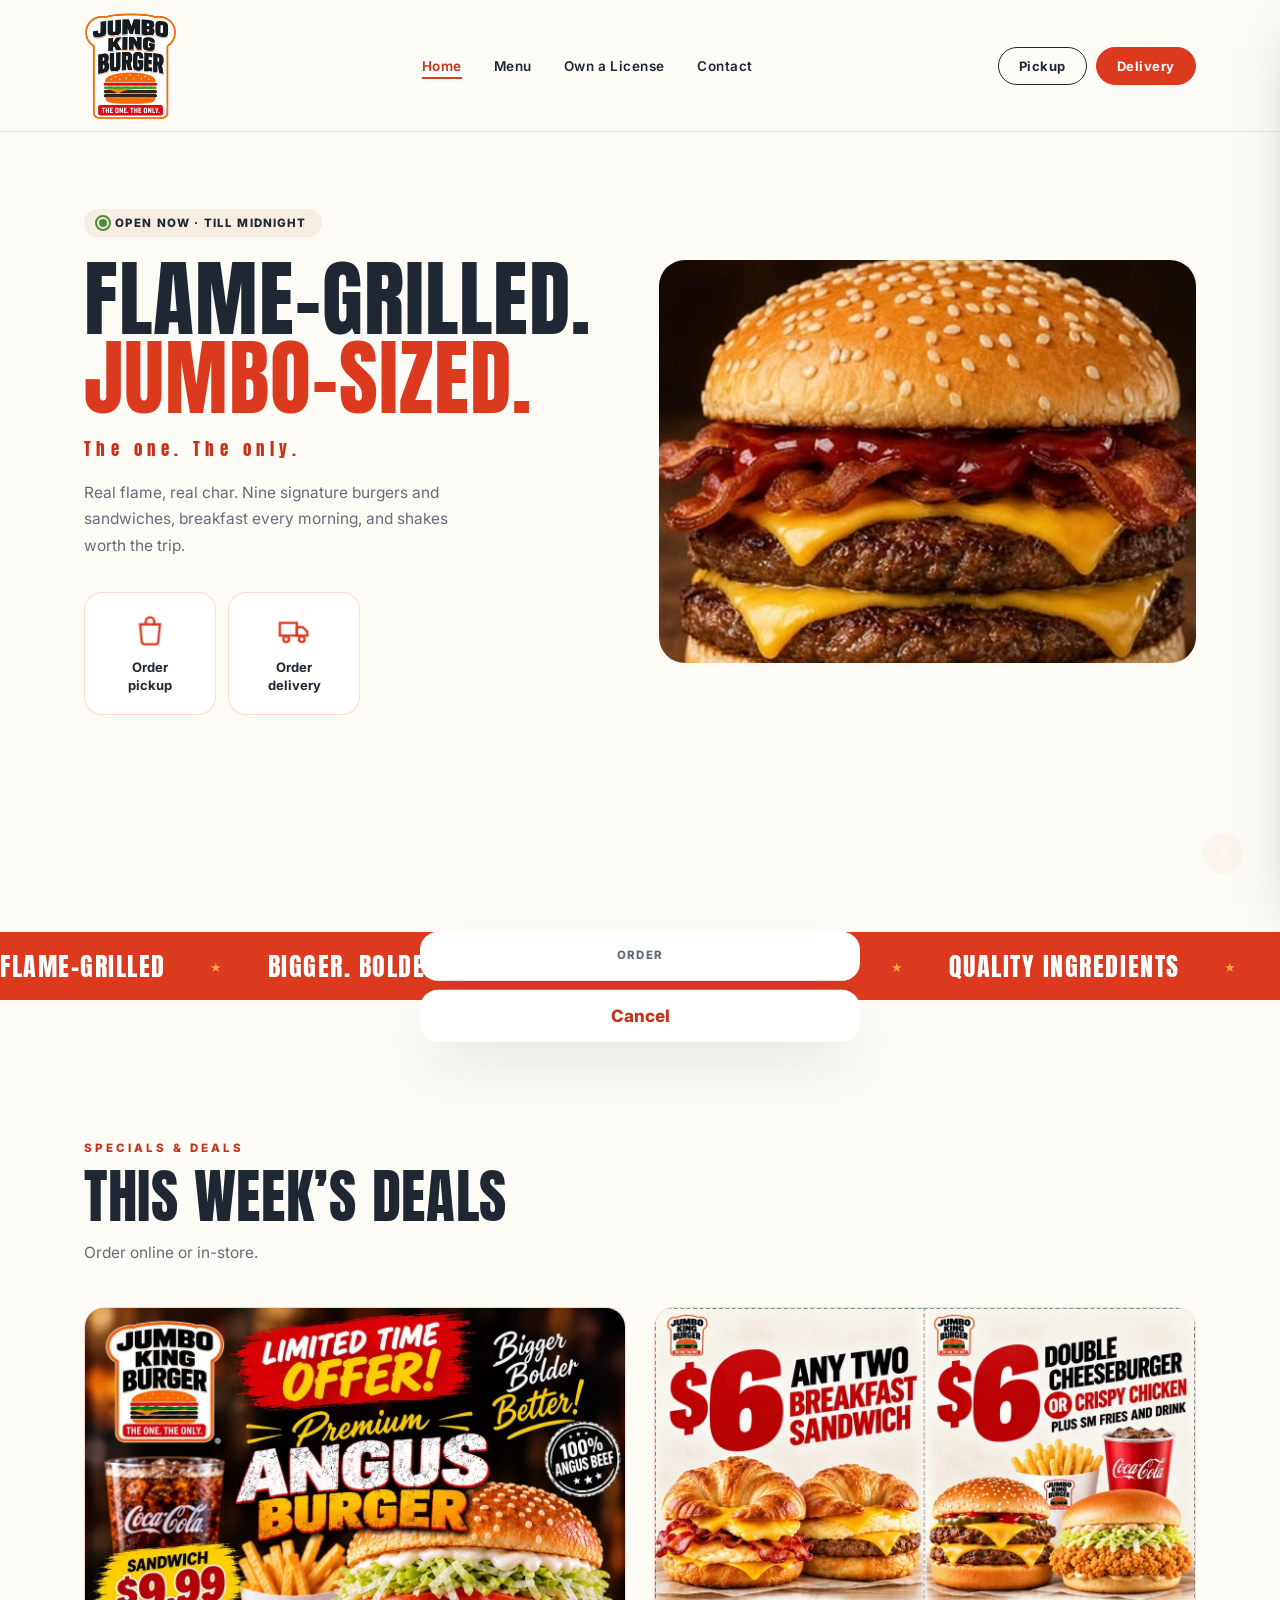
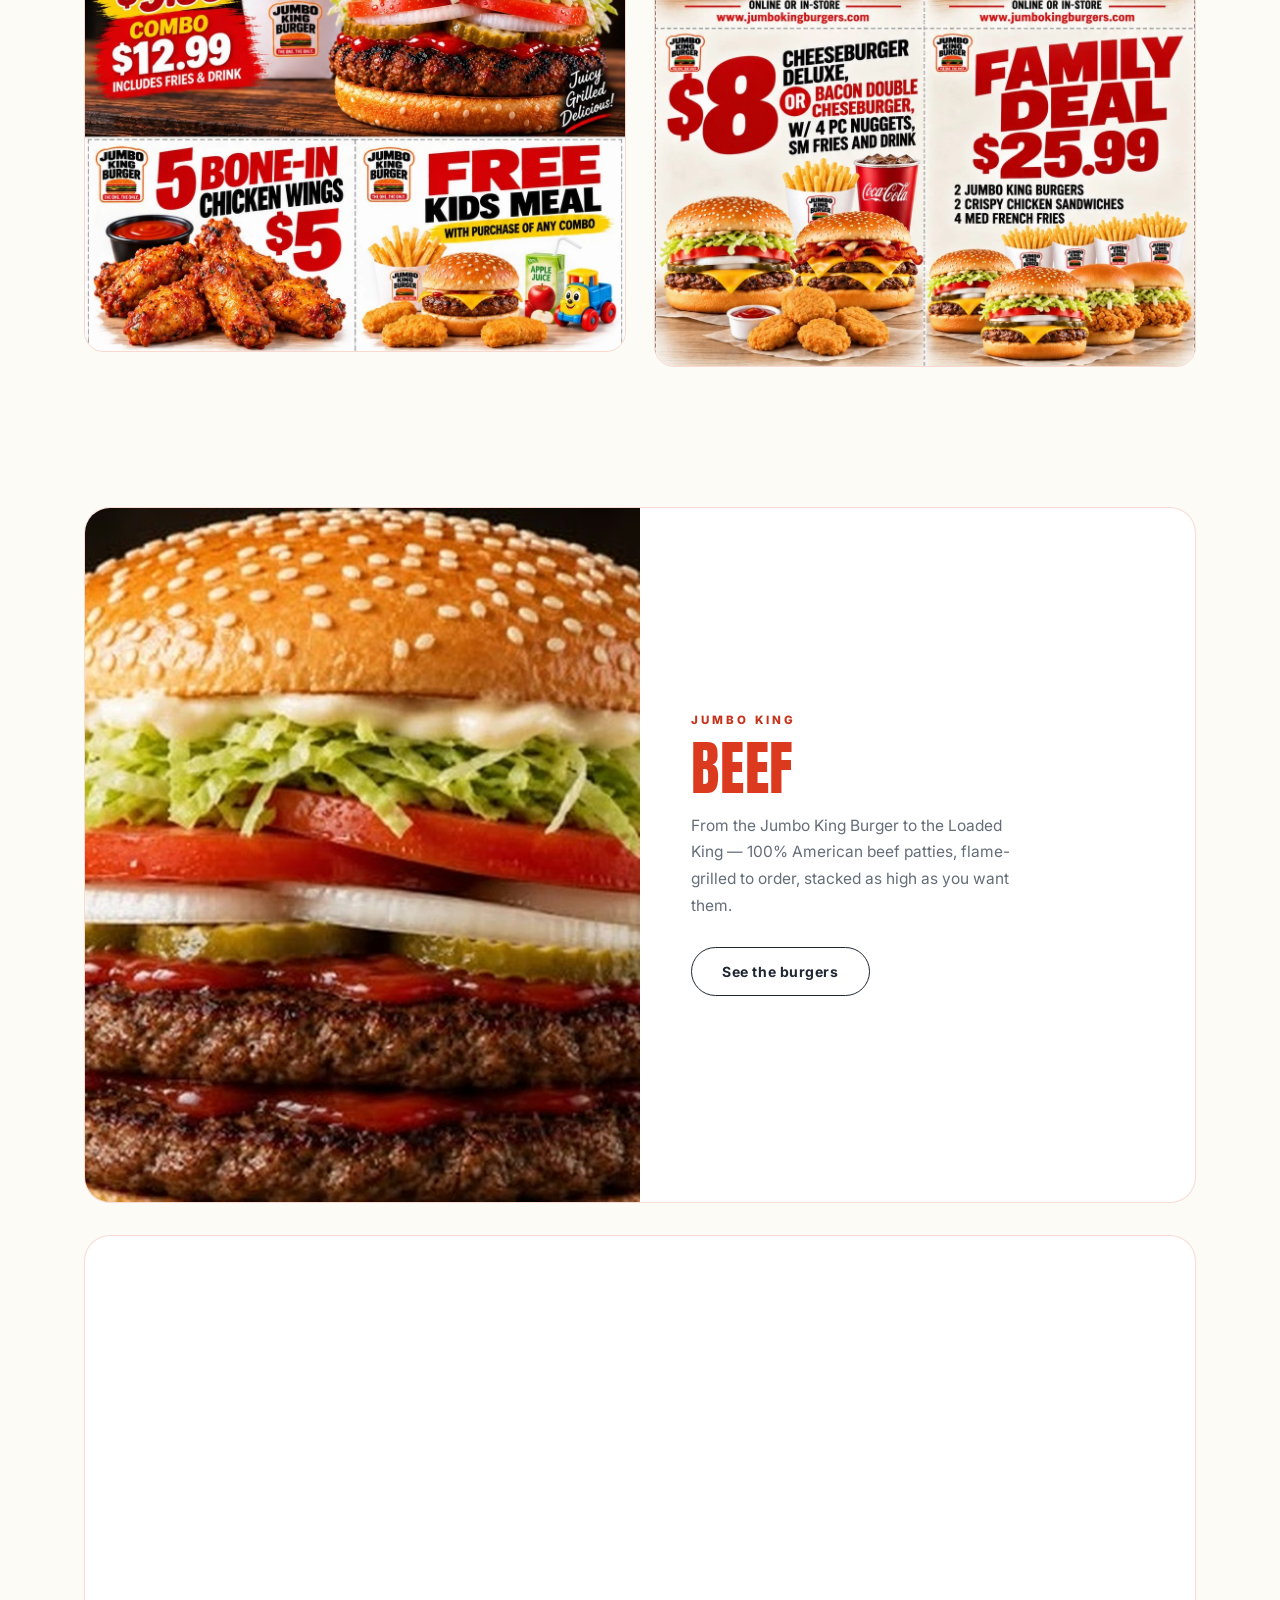
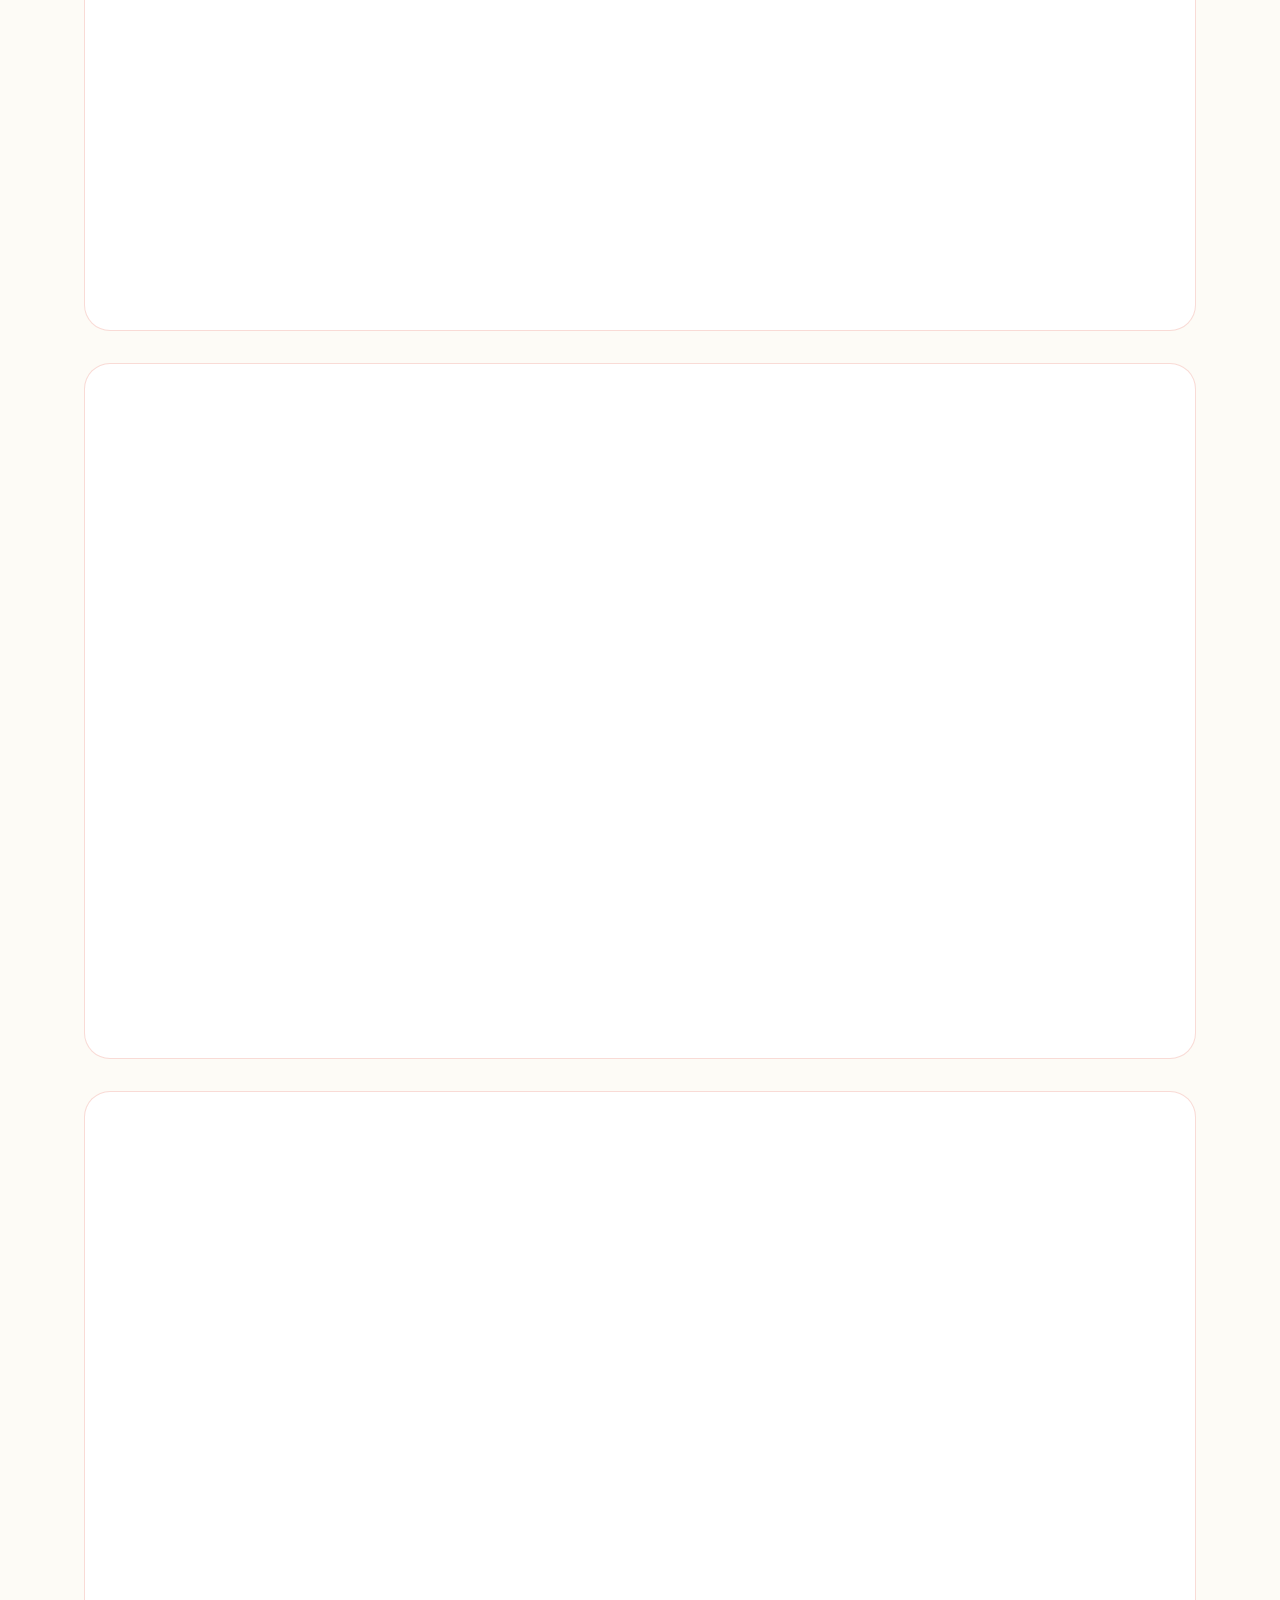
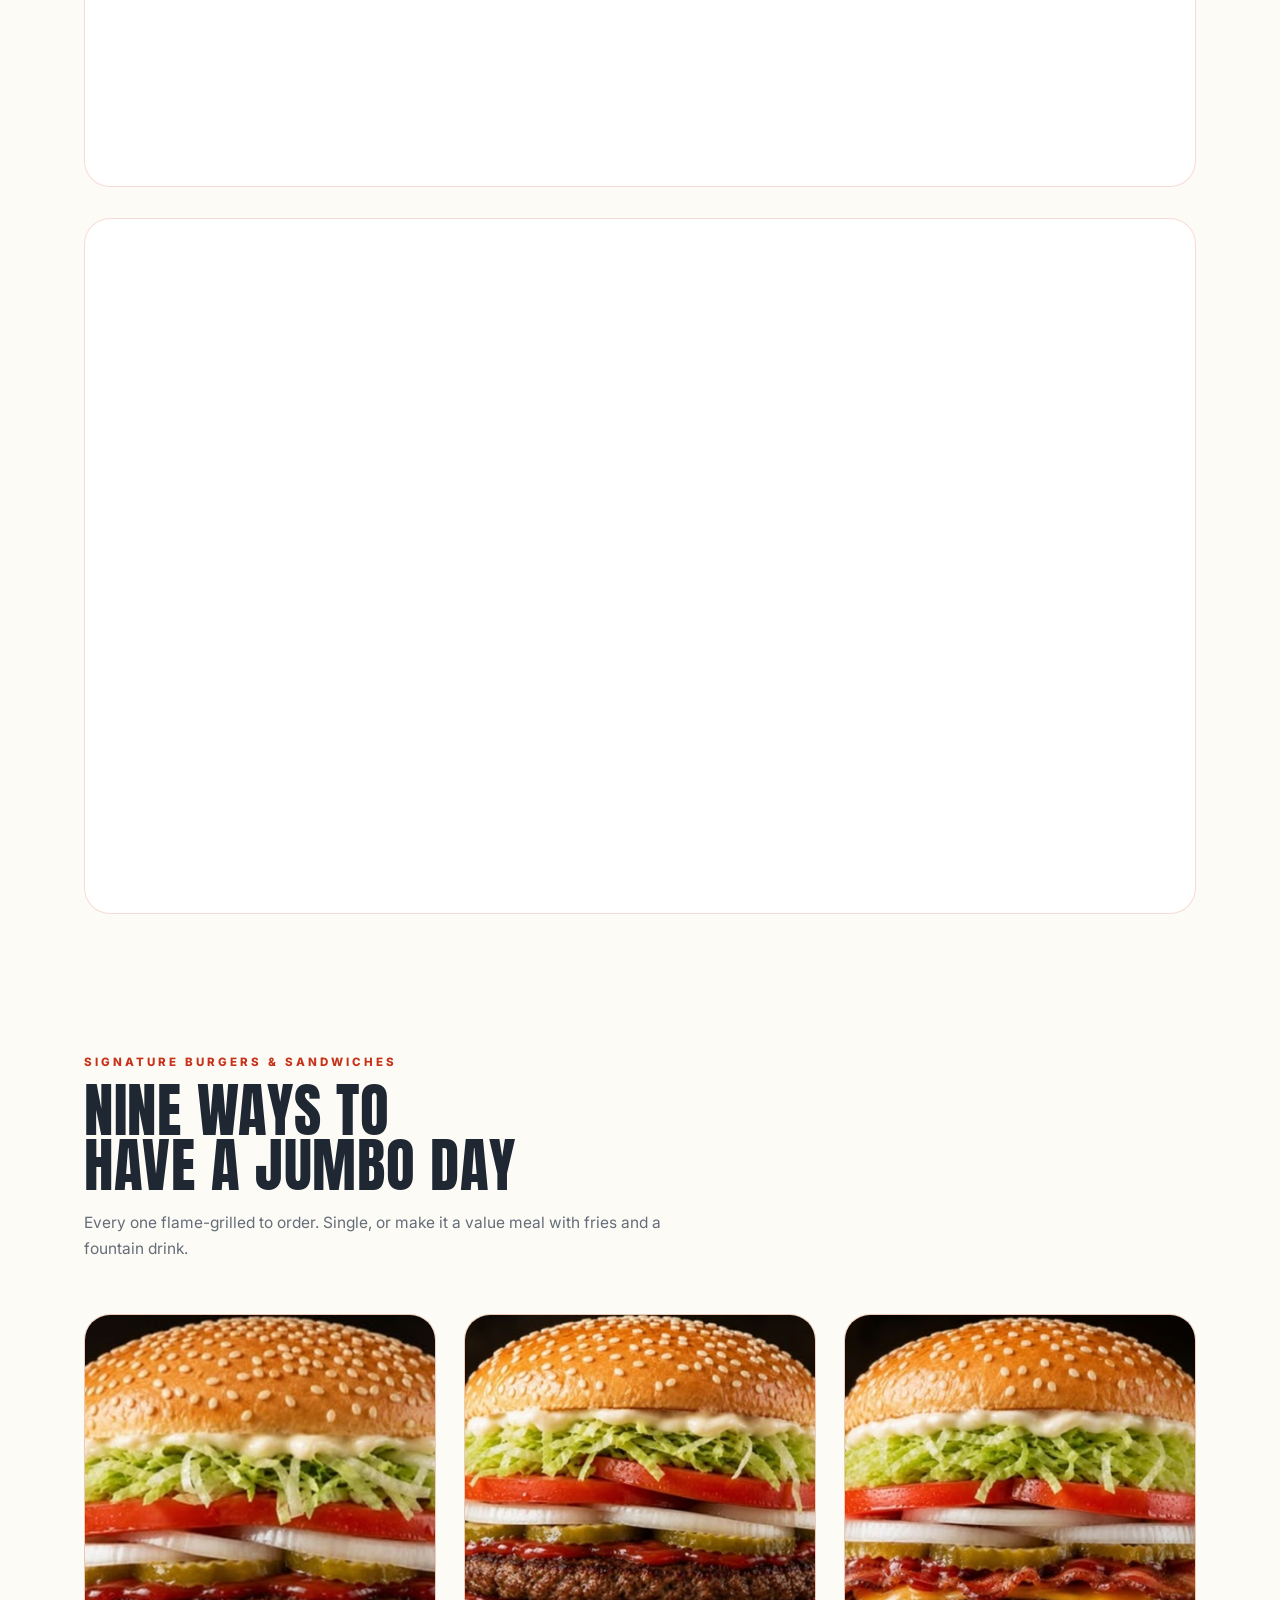
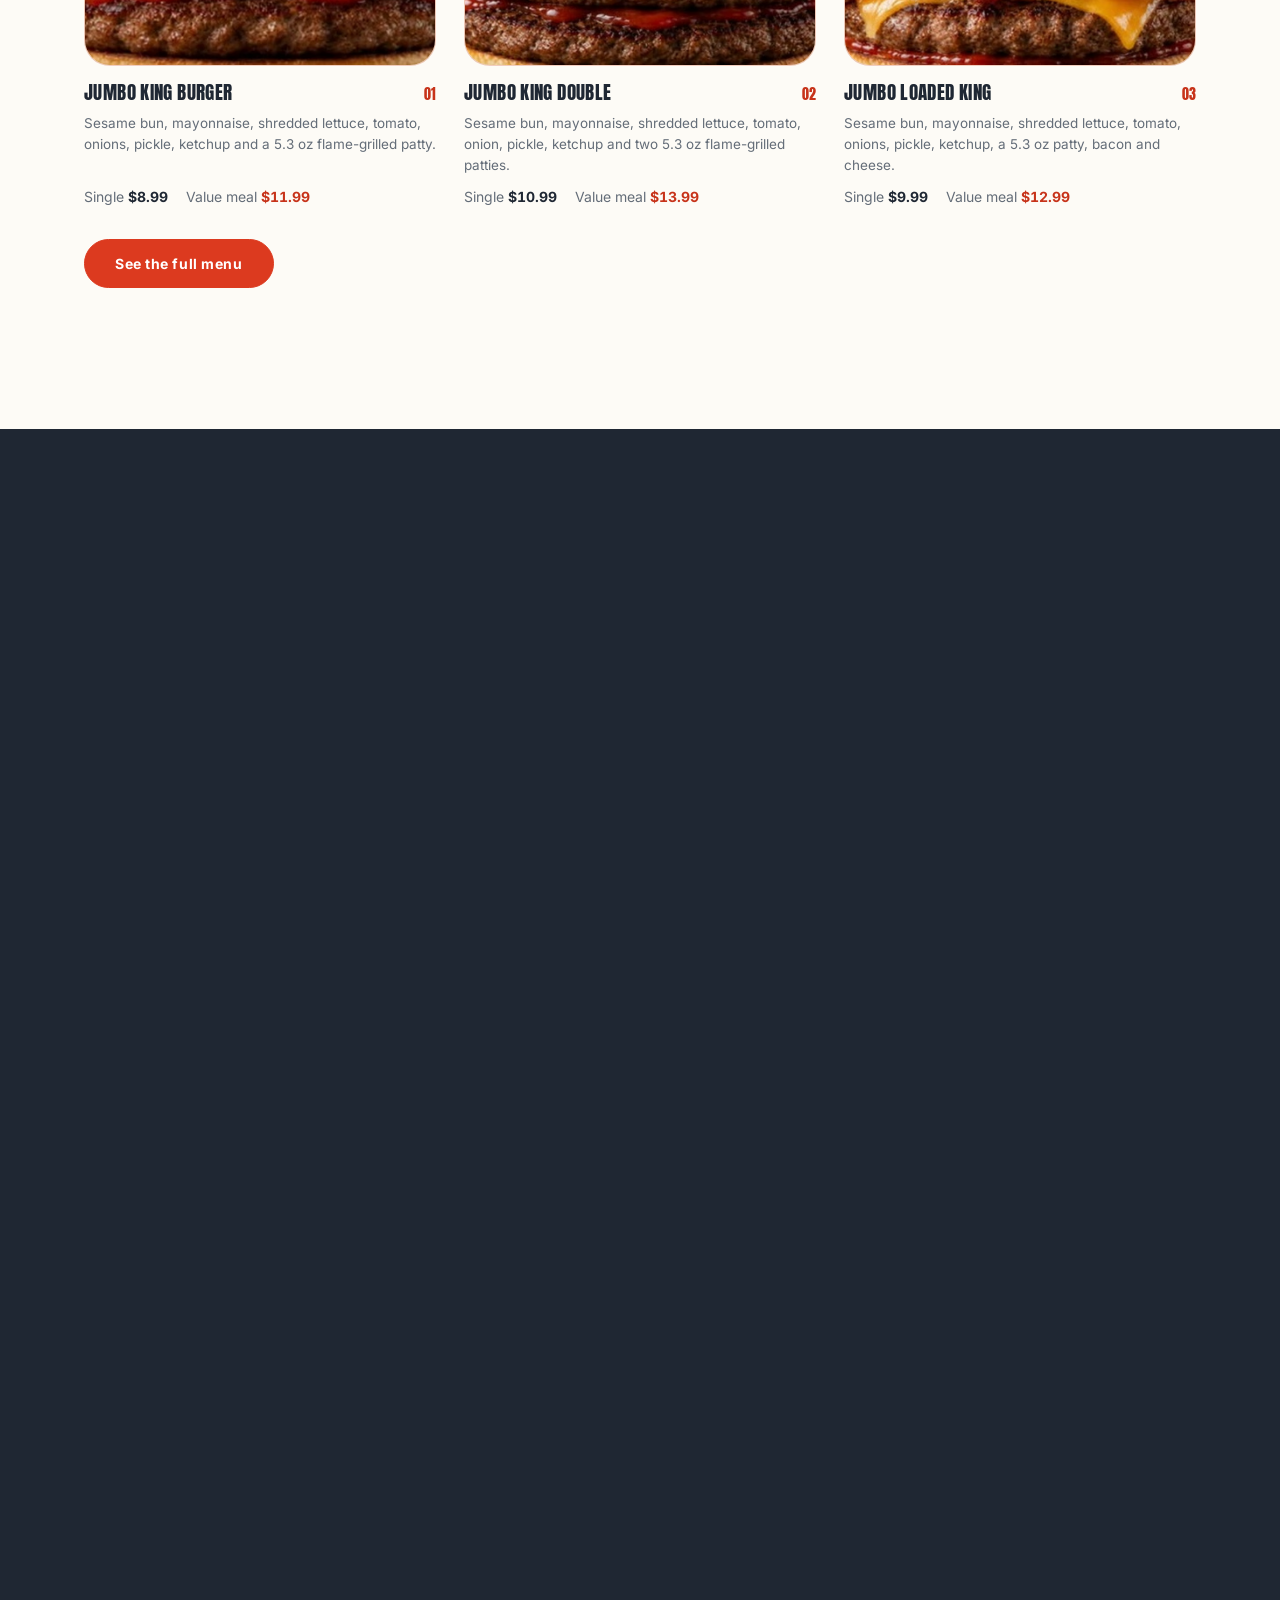
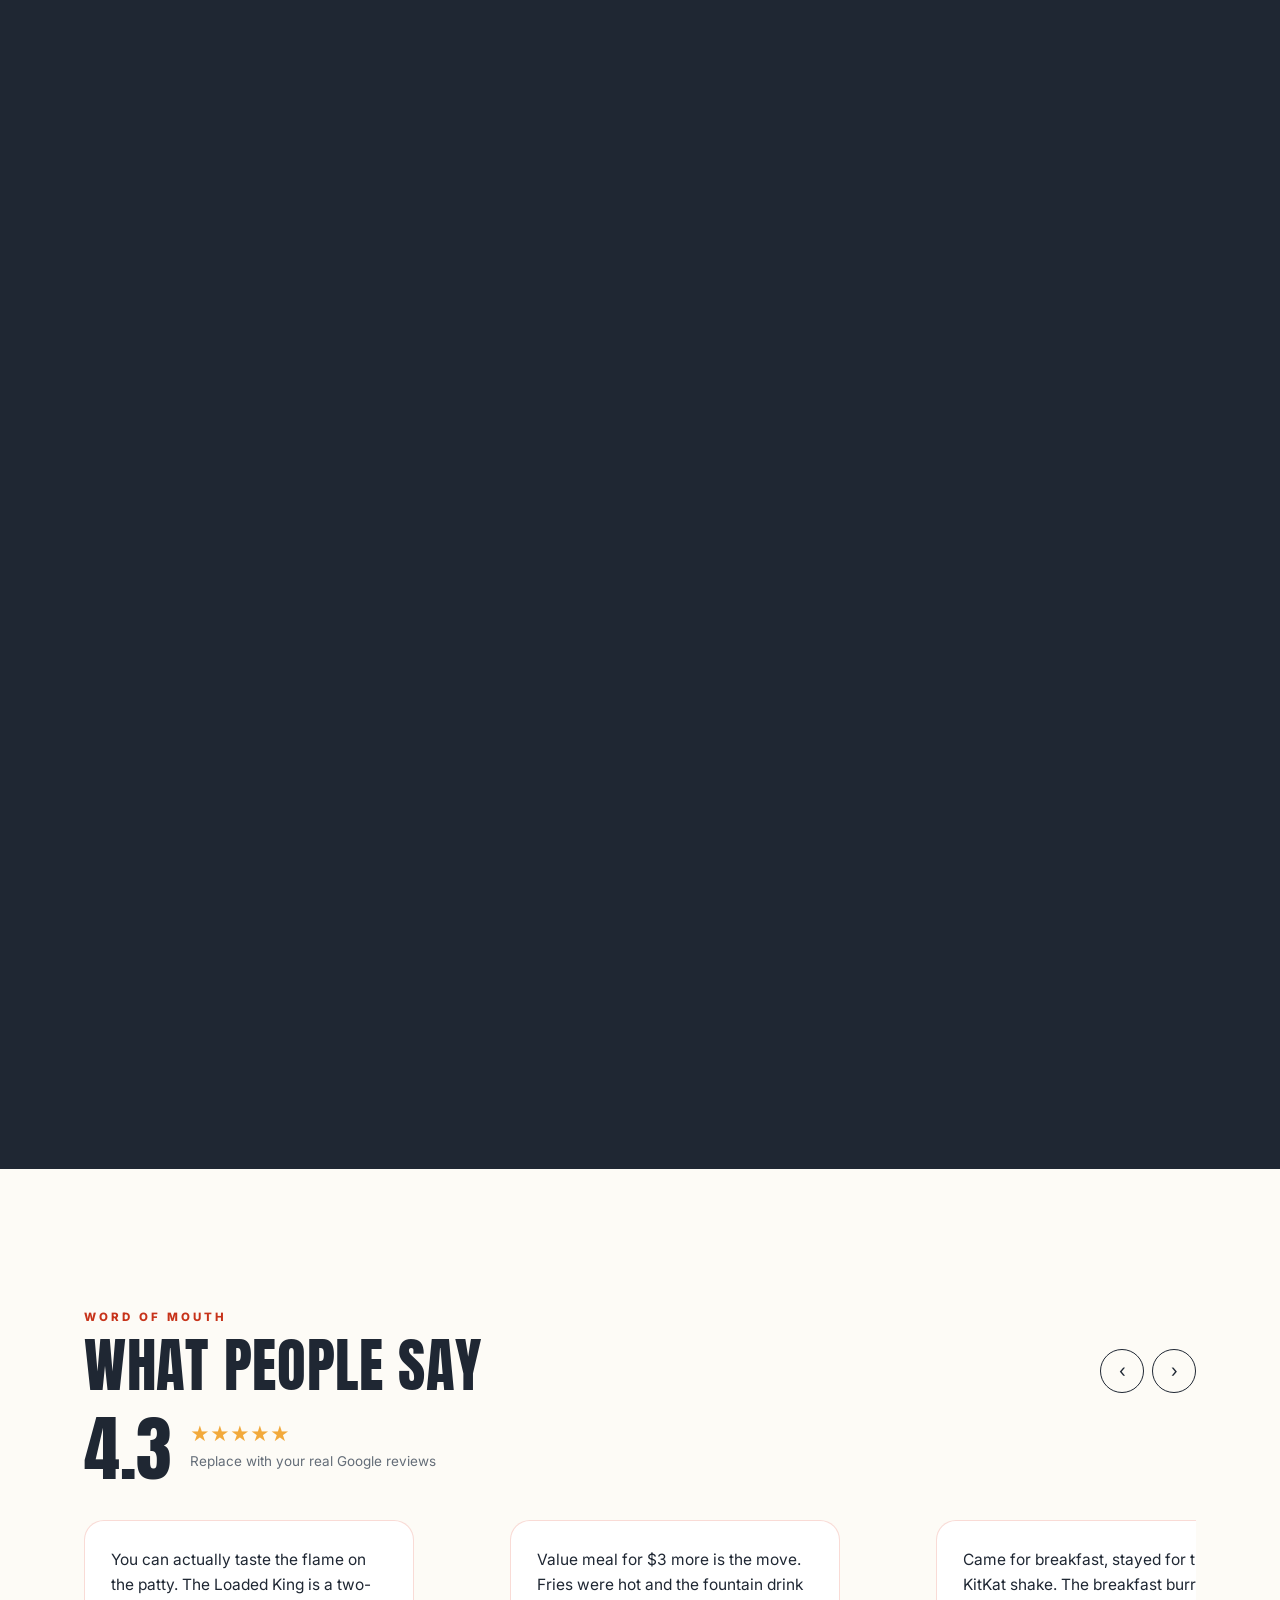
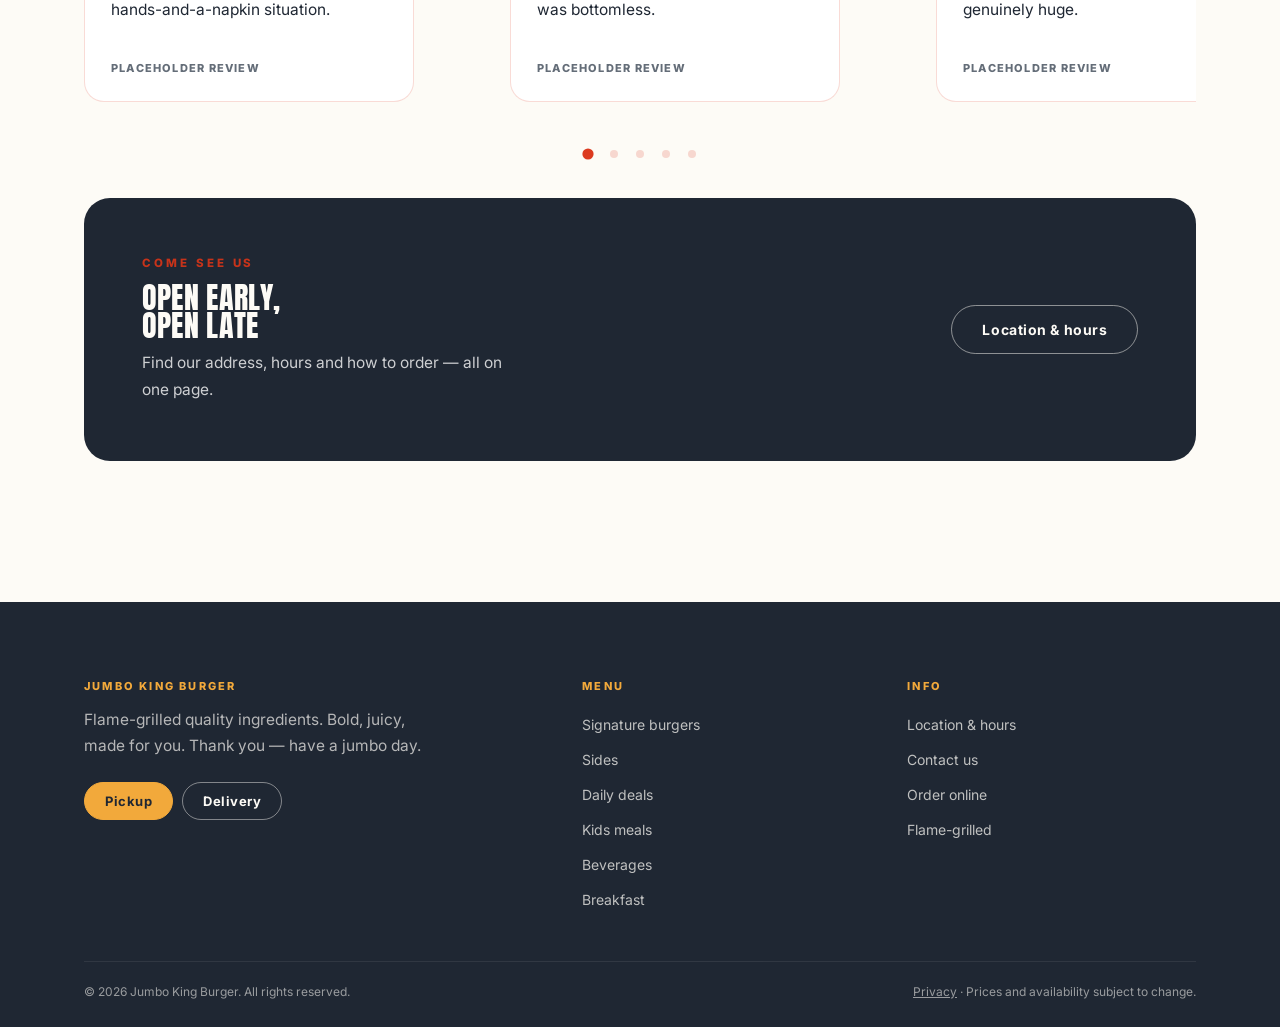
<file: index.html>
<!doctype html>
<html lang="en-US" dir="ltr">
<head>
<meta charset="utf-8">
<meta name="viewport" content="width=device-width,initial-scale=1">
<title>Jumbo King Burger — Flame-Grilled Burgers in Paterson, NJ</title>
<meta name="description" content="Flame-grilled burgers and crispy chicken in Paterson, NJ. Nine signature sandwiches, all-morning breakfast, daily deals from $2.59, pickup or delivery.">
<meta name="theme-color" content="#DC3A1F">
<link rel="preconnect" href="https://fonts.googleapis.com">
<link rel="preconnect" href="https://fonts.gstatic.com" crossorigin>
<link href="https://fonts.googleapis.com/css2?family=Anton&family=Inter:wght@400;500;600;700;800&display=swap" rel="stylesheet">
<link rel="stylesheet" href="/assets/style.css">
<!-- hero photo is injected by app.js from PHOTOS.hero (assets/data.js), so the
     browser's preload scanner can't discover it in raw HTML — this preload is
     hand-kept in sync with that path; if the hero photo changes, update both. -->
<link rel="preload" as="image" type="image/avif" href="/assets/img/hero.avif" fetchpriority="high">
<link rel="icon" type="image/png" href="/assets/favicon.png">
<script>document.documentElement.classList.add('js');try{if(sessionStorage.getItem('jkb-seen'))document.documentElement.classList.add('loaded-before')}catch(e){}</script>
<link rel="canonical" href="https://jumbokingburgers.com/">
<!-- Google Search Console ownership proof. Verification is revoked if this is
     removed, so it stays even after verifying. -->
<meta name="google-site-verification" content="kjcuNoXlI5lIKbRCAlExrA7mQrEk49RgWAD1q5nHloA">
<meta name="referrer" content="strict-origin-when-cross-origin">
<meta name="format-detection" content="telephone=yes">
<link rel="manifest" href="/manifest.webmanifest">
<link rel="apple-touch-icon" href="/assets/apple-touch-icon.png">
<meta property="og:type" content="website">
<meta property="og:site_name" content="Jumbo King Burger">
<meta property="og:locale" content="en_US">
<meta property="og:title" content="Jumbo King Burger — Flame-Grilled Burgers in Paterson, NJ">
<meta property="og:description" content="Flame-grilled burgers and crispy chicken in Paterson, NJ. Nine signature sandwiches, all-morning breakfast, daily deals from $2.59, pickup or delivery.">
<meta property="og:url" content="https://jumbokingburgers.com/">
<meta property="og:image" content="https://jumbokingburgers.com/assets/img/og-image.jpg">
<meta property="og:image:width" content="1200">
<meta property="og:image:height" content="630">
<meta property="og:image:alt" content="A flame-grilled Jumbo King Burger with fries and a drink">
<meta name="twitter:card" content="summary_large_image">
<meta name="twitter:title" content="Jumbo King Burger — Flame-Grilled Burgers in Paterson, NJ">
<meta name="twitter:description" content="Flame-grilled burgers and crispy chicken in Paterson, NJ. Nine signature sandwiches, all-morning breakfast, daily deals from $2.59, pickup or delivery.">
<meta name="twitter:image" content="https://jumbokingburgers.com/assets/img/og-image.jpg">
<!-- Sets the site name Google prints above search results. Deliberately static
     rather than injected by app.js like the other schema: the site-name system
     is more reliable reading markup present in the raw HTML. Keep the url in
     step with SITE.url in assets/data.js. -->
<script type="application/ld+json">
{"@context":"https://schema.org","@type":"WebSite","name":"Jumbo King Burger","alternateName":"Jumbo King","url":"https://jumbokingburgers.com/","publisher":{"@type":"Organization","name":"Jumbo King Burger","url":"https://jumbokingburgers.com/"}}
</script>
</head>
<body>
<a class="skip" href="#main">Skip to content</a>

<div id="loader" aria-hidden="true" inert>
  <div class="lbox">
    <div class="lstack">
      <svg class="lflame" viewBox="0 0 240 120" aria-hidden="true">
        <path class="fl-b" d="M120 120c-20-33 9-50 17-77 5 16 13 21 19 34 7-21 3-38-7-55 30 18 53 50 48 82-3 19-17 24-34 24z" fill="#DC3A1F"/>
        <path class="fl-a" d="M52 120c-10-24 6-35 13-51 3 10 7 13 11 21 5-15 2-27-4-40 20 12 34 33 31 53-2 14-11 17-21 17z" fill="#DC3A1F" opacity=".75"/>
        <path class="fl-c" d="M188 120c-10-24 6-35 13-51 3 10 7 13 11 21 5-15 2-27-4-40 20 12 34 33 31 53-2 14-11 17-21 17z" fill="#F2A93B" opacity=".7"/>
      </svg>
      <svg class="llogo" viewBox="0 0 300 372" aria-hidden="true">
        <g id="badge">
          <path d="M40 70c0-24 18-40 42-40 9-13 27-20 45-14 12-12 33-12 45 0 18-6 36 0 45 14 24 0 42 16 42 40 0 15-8 26-18 32v182c0 12-9 21-21 21H79c-12 0-21-9-21-21V102c-11-6-18-17-18-32z"
                transform="translate(9 9)" fill="#7A3D0E" opacity=".55"/>
          <path id="badge-outline" d="M40 70c0-24 18-40 42-40 9-13 27-20 45-14 12-12 33-12 45 0 18-6 36 0 45 14 24 0 42 16 42 40 0 15-8 26-18 32v182c0 12-9 21-21 21H79c-12 0-21-9-21-21V102c-11-6-18-17-18-32z"
                fill="#FFFFFF" stroke="#F2660D" stroke-width="9" stroke-linejoin="round"/>
        </g>
        <g id="wordmark" font-family="Anton, Impact, 'Arial Narrow Bold', sans-serif" text-anchor="middle">
          <g fill="#F2660D">
            <text x="153" y="105" font-size="49">JUMBO</text>
            <text x="153" y="152" font-size="45">KING</text>
            <text x="153" y="203" font-size="52">BURGER</text>
          </g>
          <g fill="#101010">
            <text x="150" y="102" font-size="49">JUMBO</text>
            <text x="150" y="149" font-size="45">KING</text>
            <text x="150" y="200" font-size="52">BURGER</text>
          </g>
        </g>
        <g id="burger">
          <path d="M78 246c0-21 32-36 72-36s72 15 72 36z" fill="#F2A93B"/>
          <g fill="#FFF3D6">
            <circle cx="112" cy="232" r="3.4"/><circle cx="134" cy="223" r="3.4"/>
            <circle cx="158" cy="221" r="3.4"/><circle cx="182" cy="228" r="3.4"/>
            <circle cx="124" cy="243" r="3"/><circle cx="196" cy="240" r="3"/><circle cx="150" cy="238" r="3"/>
          </g>
          <rect x="76" y="250" width="148" height="11" rx="5.5" fill="#DA1E28"/>
          <rect x="78" y="264" width="144" height="11" rx="5.5" fill="#4CAF3E"/>
          <path d="M92 278h116l-42 22c-9 5-20 5-29 0z" fill="#F2A93B"/>
          <rect x="76" y="277" width="148" height="13" rx="6.5" fill="#4A2E1D"/>
          <rect x="76" y="294" width="148" height="13" rx="6.5" fill="#4A2E1D"/>
          <path d="M82 311h136c0 12-24 19-68 19s-68-7-68-19z" fill="#F2A93B"/>
        </g>
        <g id="banner">
          <rect x="66" y="336" width="168" height="30" rx="8" fill="#DA1E28"/>
          <text x="150" y="357" font-family="Anton, Impact, sans-serif" font-size="18"
                fill="#FFFFFF" text-anchor="middle" letter-spacing=".5">THE ONE. THE ONLY.</text>
        </g>
      </svg>
    </div>
    <div class="lbar"><i></i></div>
  </div>
</div>

<div id="progress"></div>

<header>
  <div class="head-in">
    <a class="brand" href="/" aria-label="Jumbo King Burger home">
      <img class="logo-full" src="/assets/img/logo-full.png" alt="Jumbo King Burger — The one. The only." width="700" height="816">
    </a>
    <nav aria-label="Main">
      <a href="/" class="active" aria-current="page">Home</a>
      <a href="/menu">Menu</a>
      <a href="/franchise">Own a License</a>
      <a href="/contact">Contact</a>
    </nav>
    <div class="head-cta">
      <button class="btn btn-ghost btn-sm" data-order="pickup">Pickup</button>
      <button class="btn btn-primary btn-sm" data-order="delivery">Delivery</button>
    </div>
    <button class="burger-btn" id="navToggle" aria-label="Open menu" aria-expanded="false"><i></i><i></i><i></i></button>
  </div>
</header>

<div class="orderbar">
  <button data-order="pickup"><svg viewBox="0 0 24 24" fill="none" stroke="currentColor" stroke-width="2" aria-hidden="true"><path d="M6 8h12l-1 12H7L6 8z"/><path d="M9 8V6a3 3 0 0 1 6 0v2"/></svg>Pickup</button>
  <button data-order="delivery"><svg viewBox="0 0 24 24" fill="none" stroke="currentColor" stroke-width="2" aria-hidden="true"><path d="M3 7h11v9H3z"/><path d="M14 10h4l3 3v3h-7z"/><circle cx="7" cy="18" r="2"/><circle cx="17" cy="18" r="2"/></svg>Delivery</button>
</div>

<nav class="drawer" id="drawer" aria-label="Mobile">
  <div class="drawer-top">
    <span class="drawer-mark" aria-hidden="true">
      <img src="/assets/img/logo-full.png" alt="" width="700" height="816">
    </span>
    <button class="drawer-close" id="drawerClose" aria-label="Close menu">
      <svg viewBox="0 0 24 24" fill="none" stroke="currentColor" stroke-width="2" stroke-linecap="round" aria-hidden="true"><path d="M6 6l12 12M18 6L6 18"/></svg>
    </button>
  </div>

  <ul class="drawer-nav">
    <li><a href="/" class="on" aria-current="page">Home<svg viewBox="0 0 24 24" fill="none" stroke="currentColor" stroke-width="1.8" aria-hidden="true"><path d="M9 6l6 6-6 6"/></svg></a></li>
    <li><a href="/menu">Menu<svg viewBox="0 0 24 24" fill="none" stroke="currentColor" stroke-width="1.8" aria-hidden="true"><path d="M9 6l6 6-6 6"/></svg></a></li>
    <li><a href="/franchise">Own a License<svg viewBox="0 0 24 24" fill="none" stroke="currentColor" stroke-width="1.8" aria-hidden="true"><path d="M9 6l6 6-6 6"/></svg></a></li>
    <li><a href="/contact">Contact<svg viewBox="0 0 24 24" fill="none" stroke="currentColor" stroke-width="1.8" aria-hidden="true"><path d="M9 6l6 6-6 6"/></svg></a></li>
  </ul>

  <p class="drawer-label">Jump to</p>
  <ul class="drawer-sub">
    <li><a href="/menu#signature">Signature burgers</a></li>
    <li><a href="/menu#deals">Daily deals</a></li>
    <li><a href="/menu#breakfast">Breakfast</a></li>
    <li><a href="/contact#delivery">Order online</a></li>
    <li><a href="/contact#enquiry">Contact us</a></li>
  </ul>

  <div class="drawer-foot">
    <button class="btn btn-primary" data-order="delivery">Order delivery</button>
    <button class="btn btn-ghost" data-order="pickup">Order pickup</button>
  </div>
</nav>
<div class="scrim" id="scrim"></div>

<main id="main">

  <!-- ═══════════ hero ═══════════ -->
  <section class="hero wrap">
    <div>
      <div class="status" id="status" role="status" aria-live="polite"><span class="dot"></span><span id="statusText">Checking hours…</span></div>
      <h1>Flame-grilled.<br><em>Jumbo-sized.</em></h1>
      <div class="tagline">The one. The only.</div>
      <p>Real flame, real char. Nine signature burgers and sandwiches, breakfast every morning, and shakes worth the trip.</p>
      <div class="pick">
        <a href="#" data-order="pickup">
          <svg viewBox="0 0 24 24" fill="none" stroke="currentColor" stroke-width="1.6" aria-hidden="true"><path d="M5 8h14l-1.2 12.2A2 2 0 0 1 15.8 22H8.2a2 2 0 0 1-2-1.8L5 8z"/><path d="M9 8V6a3 3 0 0 1 6 0v2"/></svg>
          <b>Order<br>pickup</b>
        </a>
        <a href="#" data-order="delivery">
          <svg viewBox="0 0 24 24" fill="none" stroke="currentColor" stroke-width="1.6" aria-hidden="true"><path d="M2 7h12v9H2z"/><path d="M14 10h4.2l3.3 3.4V16H14z"/><circle cx="6.5" cy="18.5" r="2"/><circle cx="17.5" cy="18.5" r="2"/></svg>
          <b>Order<br>delivery</b>
        </a>
      </div>
    </div>
    <div class="ph r43"><span class="tag">4:3 · hero.jpg</span></div>
  </section>

  <div class="marquee" aria-hidden="true">
    <div class="mtrack"><span>Flame-grilled</span><span>Bigger. Bolder. Better.</span><span>Have a jumbo day</span><span>Quality ingredients</span></div>
    <div class="mtrack"><span>Flame-grilled</span><span>Bigger. Bolder. Better.</span><span>Have a jumbo day</span><span>Quality ingredients</span></div>
  </div>

  <!-- ═══════════ specials ═══════════ -->
  <section class="wrap" id="specials">
    <div class="sec-head reveal">
      <span class="kicker">Specials &amp; deals</span>
      <h2>This week&rsquo;s deals</h2>
      <p>Order online or in-store.</p>
    </div>
    <div class="flyers">
      <picture><source srcset="/assets/img/specials/flyer-1.webp" type="image/webp"><img src="/assets/img/specials/flyer-1.jpg" width="1102" height="1312" loading="lazy" decoding="async" alt="Jumbo King specials: new Angus burger limited time offer, chicken wings, and free kids meal deal"></picture>
      <picture><source srcset="/assets/img/specials/flyer-2.webp" type="image/webp"><img src="/assets/img/specials/flyer-2.jpg" width="1102" height="1342" loading="lazy" decoding="async" alt="Jumbo King deals: two breakfast sandwiches for $6, double or crispy chicken combo for $6, deluxe combo for $8, and family deal for $25.99"></picture>
    </div>
  </section>

  <!-- ═══════════ showcase ═══════════ -->
  <div class="wrap">
    <div class="showcase" id="showcase">
      <div class="skel-show"><div class="skel" style="min-height:420px;border-radius:var(--r)"></div><div style="padding:40px"><div class="skel skel-line w40"></div><div class="skel skel-title"></div><div class="skel skel-line"></div><div class="skel skel-line w70"></div></div></div>
    </div>

    <!-- ═══════════ featured ═══════════ -->
    <div class="sec-head reveal">
      <span class="kicker">Signature burgers &amp; sandwiches</span>
      <h2>Nine ways to<br>have a jumbo day</h2>
      <p>Every one flame-grilled to order. Single, or make it a value meal with fries and a fountain drink.</p>
    </div>
    <div class="sig" id="sigGrid" data-limit="3" data-stagger>
      <article><div class="skel" style="aspect-ratio:1/1;border-radius:var(--r)"></div><div class="skel skel-line" style="margin-top:18px"></div><div class="skel skel-line w40"></div></article>
      <article><div class="skel" style="aspect-ratio:1/1;border-radius:var(--r)"></div><div class="skel skel-line" style="margin-top:18px"></div><div class="skel skel-line w40"></div></article>
      <article><div class="skel" style="aspect-ratio:1/1;border-radius:var(--r)"></div><div class="skel skel-line" style="margin-top:18px"></div><div class="skel skel-line w40"></div></article>
    </div>
    <div style="margin-top:34px" class="reveal">
      <a class="btn btn-primary" href="/menu">See the full menu</a>
    </div>
  </div>

  <!-- ═══════════ grill ═══════════ -->
  <section class="grill" id="grill">
    <div class="grill-sticky">
      <div>
        <span class="kicker">The difference</span>
        <h2>Grilled over<br>real flame</h2>
        <p style="margin-top:16px">Not pressed on a flat-top. Scroll and watch a King get built.</p>
        <ol class="gsteps" id="steps">
          <li><b>01</b><span>Toasted sesame bun, straight off the grill</span></li>
          <li><b>02</b><span>100% American beef patty over open flame</span></li>
          <li><b>03</b><span>Second patty — that's the Double</span></li>
          <li><b>04</b><span>American cheese, melted right on top</span></li>
          <li><b>05</b><span>Lettuce, tomato, onion, pickle</span></li>
          <li><b>06</b><span>Crown it. Have a jumbo day.</span></li>
        </ol>
      </div>
      <div class="gstage">
        <svg class="fire" viewBox="0 0 480 170" aria-hidden="true">
          <path class="fl-b" d="M240 170c-28-46 12-70 24-108 6 22 18 30 26 48 10-30 4-54-10-78 42 26 74 70 68 116-4 26-24 34-48 34z" fill="#DC3A1F"/>
          <path class="fl-a" d="M110 170c-14-34 8-50 18-72 4 14 10 18 16 30 6-22 2-38-6-56 28 16 48 46 44 74-3 20-16 24-30 24z" fill="#DC3A1F" opacity=".78"/>
          <path class="fl-c" d="M368 170c-14-34 8-50 18-72 4 14 10 18 16 30 6-22 2-38-6-56 28 16 48 46 44 74-3 20-16 24-30 24z" fill="#F2A93B" opacity=".72"/>
        </svg>
        <svg class="stack" viewBox="0 0 400 330" role="img" aria-label="A burger assembling layer by layer as you scroll">
          <ellipse cx="200" cy="300" rx="128" ry="14" fill="rgba(0,0,0,.34)"/>
          <g data-layer="0"><path d="M64 258h272c0 26-46 39-136 39S64 284 64 258z" fill="#E8A24B"/><path d="M64 258h272c0 8-4 13-10 17H74c-6-4-10-9-10-17z" fill="#D08C3B"/></g>
          <g data-layer="1"><rect x="58" y="231" width="284" height="26" rx="13" fill="#4E2C1A"/><rect x="58" y="231" width="284" height="8" rx="4" fill="#6B3D24"/><g stroke="#331B0F" stroke-width="4" stroke-linecap="round" opacity=".6"><path d="M96 242l24 10M158 241l24 10M220 242l24 10M280 241l22 10"/></g></g>
          <g data-layer="2"><rect x="56" y="203" width="288" height="27" rx="13.5" fill="#5B3520"/><rect x="56" y="203" width="288" height="9" rx="4.5" fill="#7A472B"/><g stroke="#3B2113" stroke-width="4" stroke-linecap="round" opacity=".6"><path d="M92 215l24 10M152 213l24 10M212 215l24 10M272 213l24 10"/></g></g>
          <g data-layer="3"><path d="M58 181h284v10c0 5-5 8-10 8H68c-5 0-10-3-10-8z" fill="#F2A93B"/><path d="M92 199c0 10-2 18-8 18s-8-8-8-18zM196 199c0 13-2 22-8 22s-8-9-8-22zM306 199c0 11-2 19-8 19s-8-8-8-19z" fill="#F2A93B"/></g>
          <g data-layer="4"><rect x="62" y="164" width="276" height="15" rx="7.5" fill="#D93A26"/><rect x="62" y="164" width="276" height="6" rx="3" fill="#E8604A"/><path d="M78 148c14-12 26 8 40-3s24 10 38-2 26 12 40-1 26 10 40-2 26 12 40 0 26 8 38-2c8 8 12 13 12 19H74c0-4 0-6 4-10z" fill="#7FB04E"/></g>
          <g data-layer="5"><path d="M60 142c0-46 62-74 140-74s140 28 140 74z" fill="#E8A24B"/><path d="M60 142c0-46 62-74 140-74s140 28 140 74z" fill="url(#gl)" opacity=".5"/><g fill="#FBF2DF"><ellipse cx="130" cy="108" rx="8" ry="4.3" transform="rotate(-18 130 108)"/><ellipse cx="196" cy="92" rx="8.4" ry="4.3"/><ellipse cx="262" cy="110" rx="8" ry="4.3" transform="rotate(17 262 110)"/><ellipse cx="160" cy="130" rx="7" ry="3.9" transform="rotate(-8 160 130)"/><ellipse cx="235" cy="128" rx="7" ry="3.9" transform="rotate(9 235 128)"/></g></g>
          <defs><linearGradient id="gl" x1="0" y1="0" x2="0" y2="1"><stop offset="0" stop-color="#FFD79A"/><stop offset="1" stop-color="#E8A24B" stop-opacity="0"/></linearGradient></defs>
        </svg>
      </div>
    </div>
  </section>

  <!-- ═══════════ reviews ═══════════ -->
  <section class="wrap">
    <div class="rev-head reveal" style="margin-top:var(--gap)">
      <div>
        <span class="kicker">Word of mouth</span>
        <h2>What people say</h2>
      </div>
      <div class="rail-nav"><button id="railPrev" aria-label="Previous">‹</button><button id="railNext" aria-label="Next">›</button></div>
    </div>
    <div class="score reveal">
      <div class="big" data-count="4.8">4.8</div>
      <div><div class="stars" aria-label="4.8 out of 5">★★★★★</div><p style="margin-top:4px;font-size:13.5px">Replace with your real Google reviews</p></div>
    </div>
    <div class="rail reveal" id="rail">
      <figure class="quote"><div class="skel skel-line"></div><div class="skel skel-line"></div><div class="skel skel-line w70"></div><div class="skel skel-line w40" style="margin-top:14px"></div></figure>
      <figure class="quote"><div class="skel skel-line"></div><div class="skel skel-line"></div><div class="skel skel-line w70"></div><div class="skel skel-line w40" style="margin-top:14px"></div></figure>
    </div>
  </section>

  <!-- ═══════════ visit CTA ═══════════ -->
  <section class="wrap">
    <div class="band dark reveal">
      <div>
        <span class="kicker">Come see us</span>
        <h3>Open early,<br>open late</h3>
        <p>Find our address, hours and how to order — all on one page.</p>
      </div>
      <a class="btn" style="border-color:rgba(253,251,246,.5);color:var(--paper)" href="/contact">Location &amp; hours</a>
    </div>
  </section>

</main>

<footer>
  <div class="wrap">
    <div class="foot-grid">
      <div>
        <h5>Jumbo King Burger</h5>
        <p style="color:rgba(253,251,246,.68);max-width:34ch">Flame-grilled quality ingredients. Bold, juicy, made for you. Thank you — have a jumbo day.</p>
        <div style="display:flex;gap:9px;margin-top:22px">
          <button class="btn btn-sm" style="background:var(--gold);border-color:var(--gold);color:var(--charcoal)" data-order="pickup">Pickup</button>
          <button class="btn btn-sm" style="border-color:rgba(253,251,246,.45)" data-order="delivery">Delivery</button>
        </div>
      </div>
      <div class="fl"><h5>Menu</h5>
        <a href="/menu#signature">Signature burgers</a><a href="/menu#sides">Sides</a>
        <a href="/menu#deals">Daily deals</a><a href="/menu#kids">Kids meals</a>
        <a href="/menu#drinks">Beverages</a><a href="/menu#breakfast">Breakfast</a>
      </div>
      <div class="fl"><h5>Info</h5>
        <a href="/contact">Location &amp; hours</a><a href="/contact#enquiry">Contact us</a>
        <a href="/contact#delivery">Order online</a><a href="/#grill">Flame-grilled</a>
      </div>
    </div>
    <div class="foot-bottom">
      <span>© <span data-year></span> Jumbo King Burger. All rights reserved.</span>
      <span><a href="/privacy">Privacy</a> · Prices and availability subject to change.</span>
    </div>
  </div>
</footer>

<div class="sheet" id="orderSheet" role="dialog" aria-modal="true" aria-labelledby="orderTitle" inert>
  <div class="sheet-in">
    <div class="sheet-card"><p id="orderTitle">Order</p><div id="orderOptions"></div></div>
    <button class="sheet-cancel" data-close>Cancel</button>
  </div>
</div>

<button id="toTop" aria-label="Back to top">
  <svg viewBox="0 0 24 24" fill="none" stroke="currentColor" stroke-width="2.4" stroke-linecap="round" stroke-linejoin="round" aria-hidden="true"><path d="M12 19V5M5 12l7-7 7 7"/></svg>
</button>
<div id="toast" role="status" aria-live="polite"></div>

<script src="/assets/data.js"></script>
<script src="/assets/app.js"></script>
<script type="module" src="/assets/motion.js"></script>
</body>
</html>
</file>
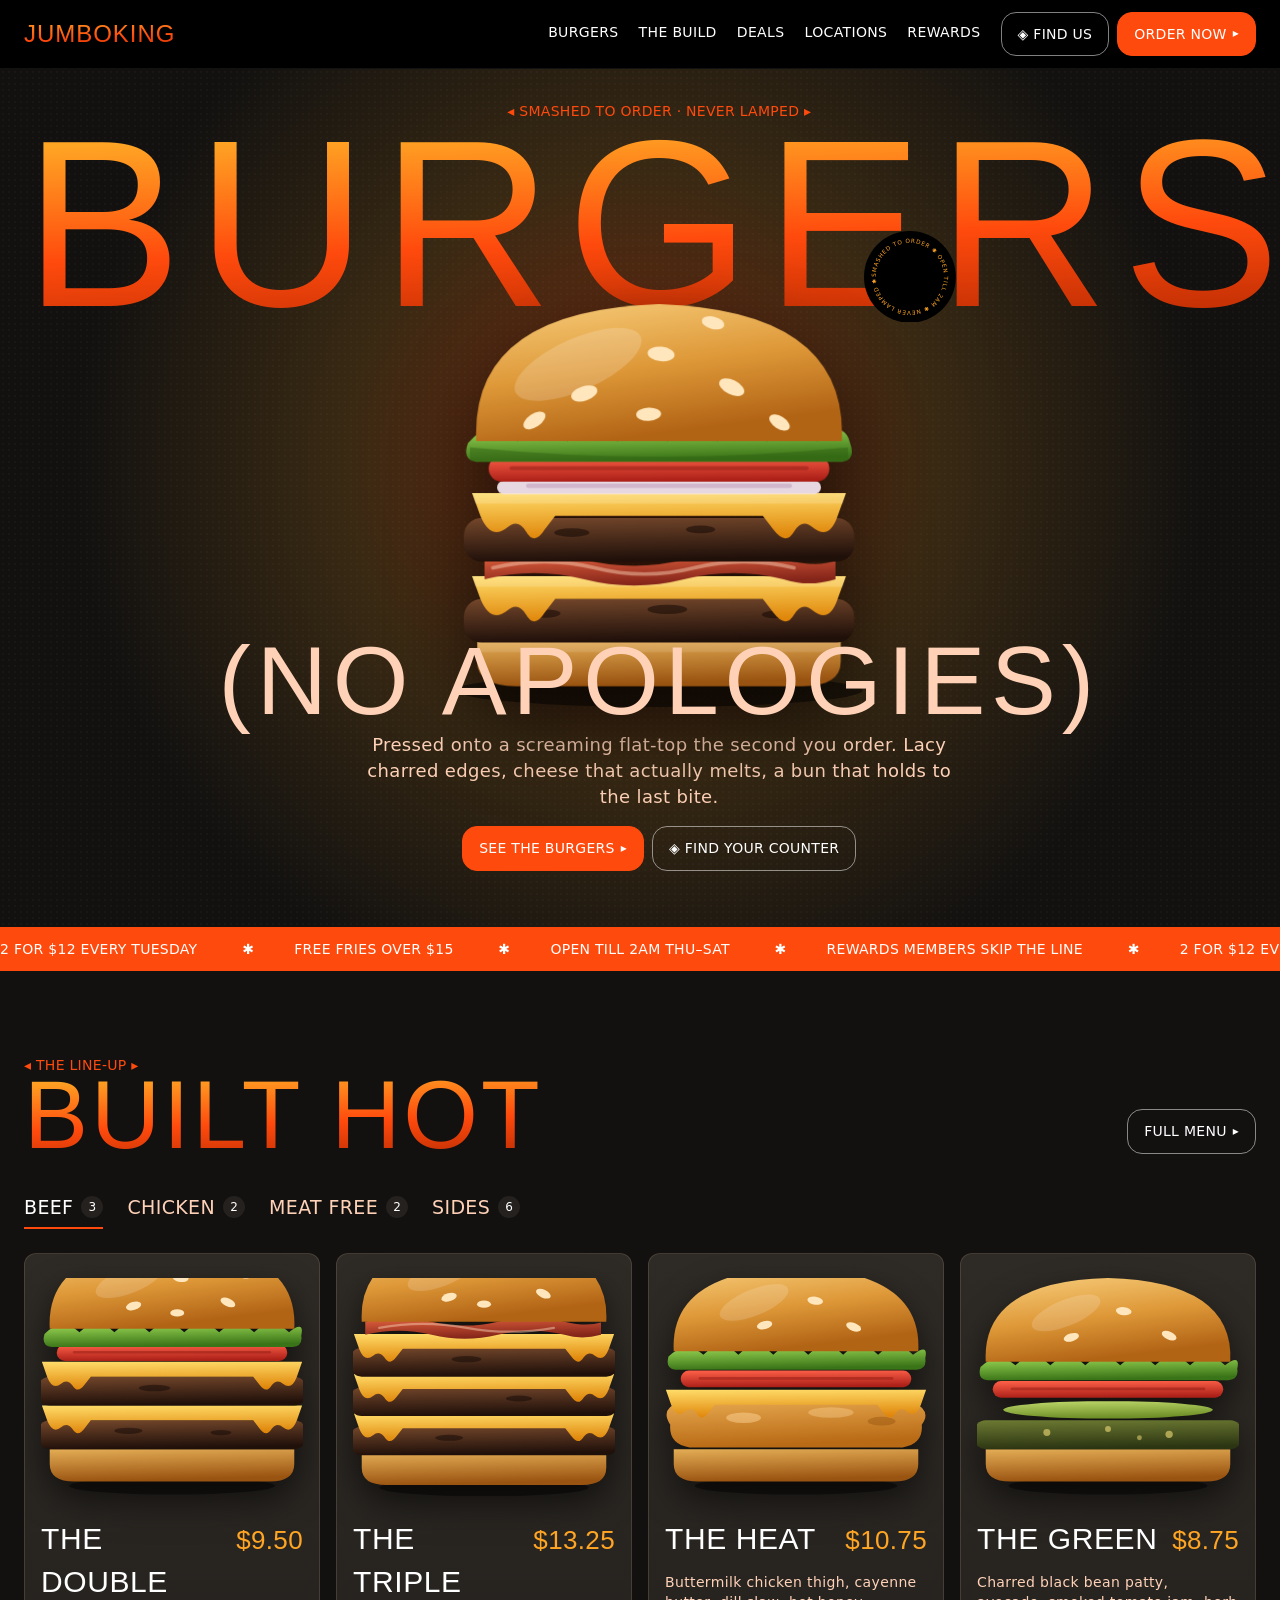
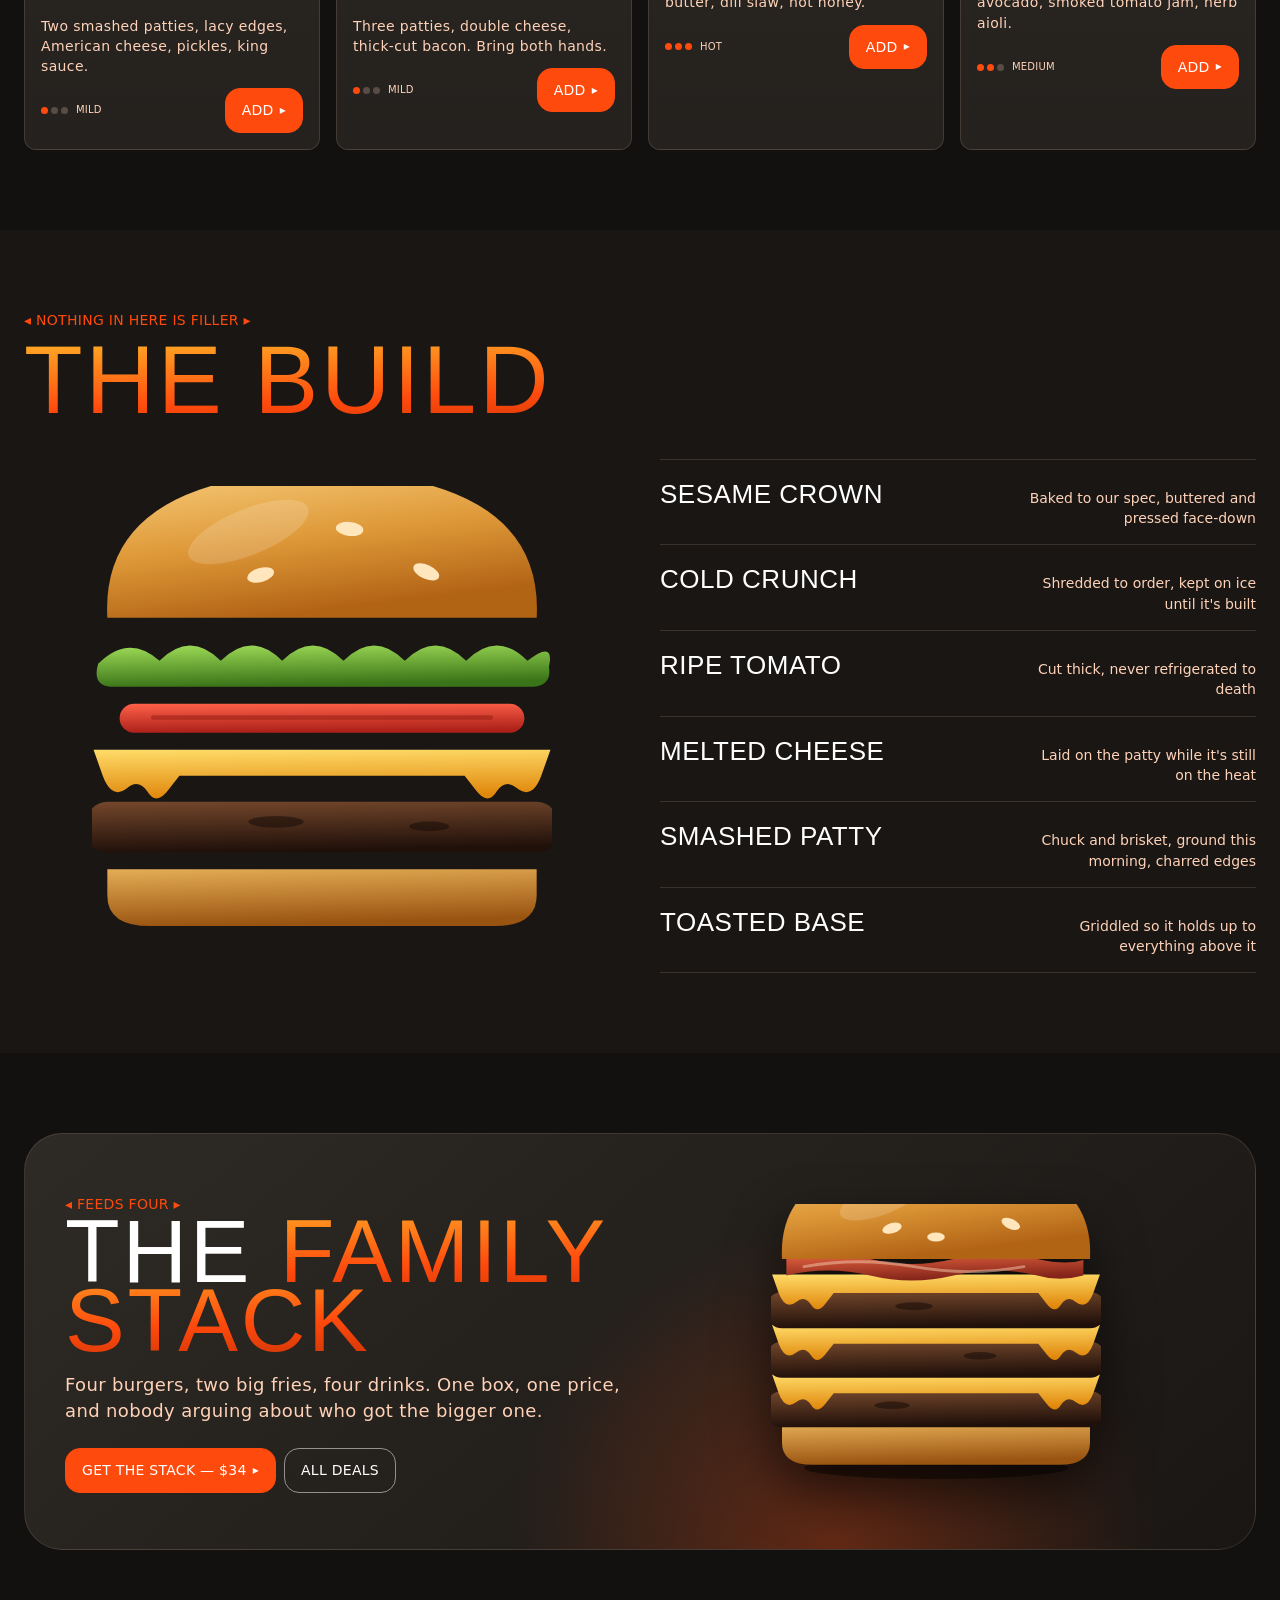
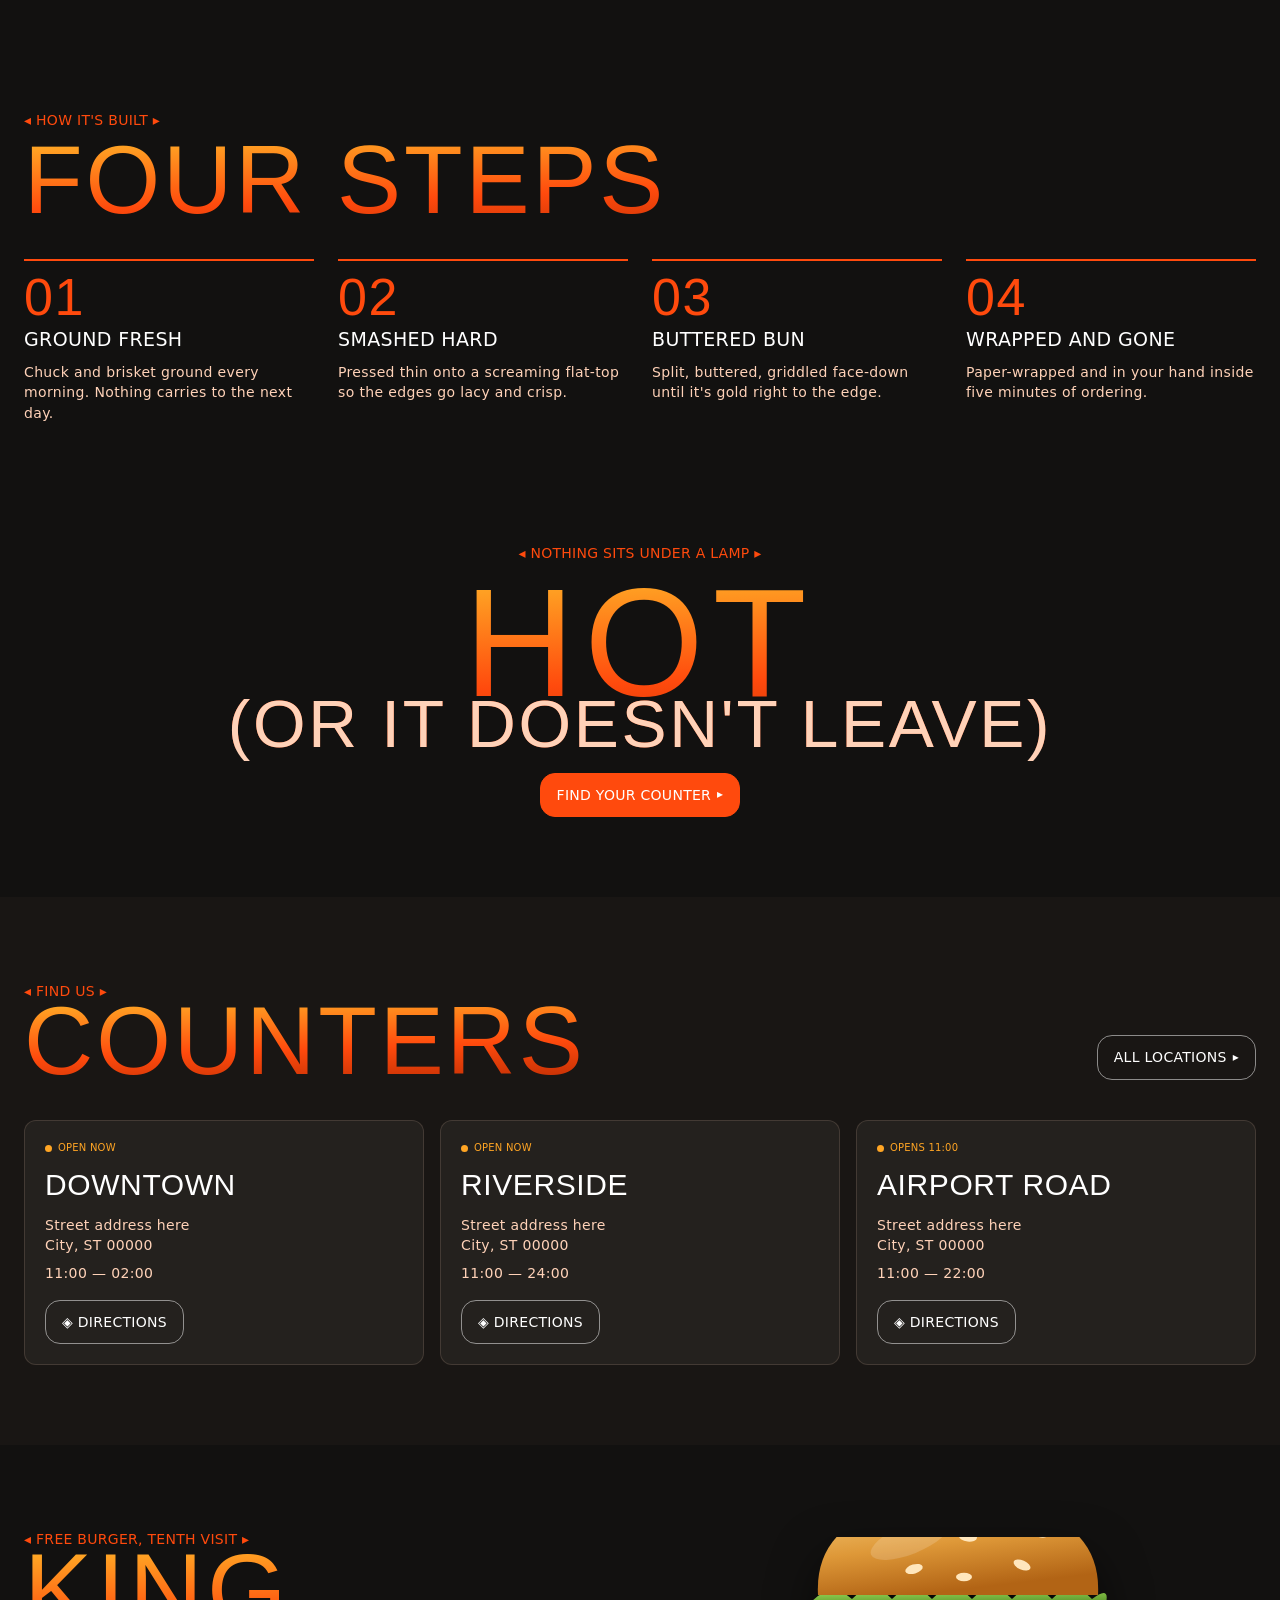
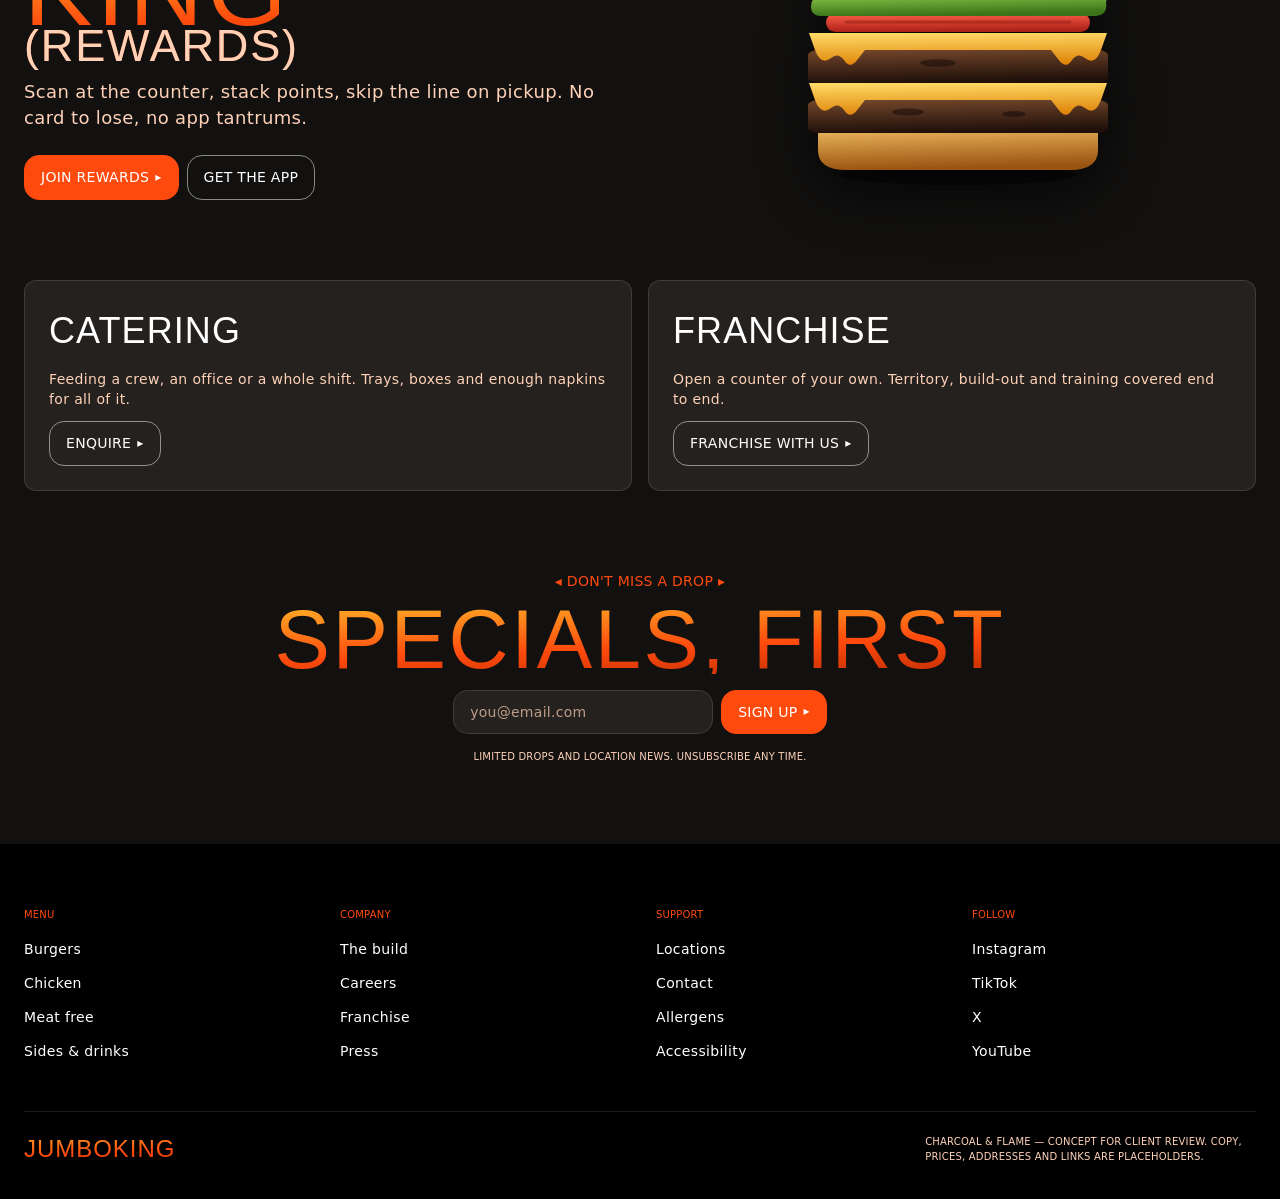
<file: _archive-charcoal/index.html>
<!doctype html>
<html lang="en">
<head>
<meta charset="utf-8">
<meta name="viewport" content="width=device-width,initial-scale=1">
<meta name="description" content="Jumbo King Burger - Charcoal and Flame design concept. Ember-lit charcoal canvas, poster typography, illustrated food.">
<meta name="theme-color" content="#121110">
<title>JumboKing Burger — Charcoal &amp; Flame</title>
<style>
  :root {
    --canvas: #121110;
    --canvas-2: #191614;
    --stage: #24211E;
    --stage-2: #2E2A25;
    --hot: #FF4A0D;
    --ember: #FFA524;
    --blush: #FFD2B8;
    --black: #000000;
    --bone: #FFFFFF;
    --on-hot: #FFFFFF;
    --hairline: rgba(255, 210, 184, .14);

    --display: Impact, Haettenschweiler, "Arial Narrow Bold", "Franklin Gothic Heavy", sans-serif;
    --ui: ui-sans-serif, system-ui, -apple-system, "Segoe UI", Roboto, sans-serif;

    --s4: 4px; --s8: 8px; --s12: 12px; --s16: 16px; --s20: 20px;
    --s24: 24px; --s32: 32px; --s40: 40px; --s56: 56px; --s64: 64px; --s80: 80px; --s100: 100px;
    --r-pill: 15px; --r-card: 12px; --r-feature: 38px;
    --max: 1280px;

    --seed: #FFE6BC;
  }

  *, *::before, *::after { box-sizing: border-box; }
  body {
    margin: 0; background: var(--canvas); color: var(--bone);
    font-family: var(--ui); font-size: 18px; line-height: 1.45; letter-spacing: .02em;
    -webkit-font-smoothing: antialiased; overflow-x: hidden;
  }
  h1, h2, h3, h4, p, ul, li, figure { margin: 0; }
  ul { padding: 0; list-style: none; }
  a { color: inherit; text-decoration: none; }
  button { font: inherit; }
  :focus-visible { outline: 2px solid var(--ember); outline-offset: 3px; }
  .wrap { max-width: var(--max); margin: 0 auto; padding-left: var(--s24); padding-right: var(--s24); }

  .display { font-family: var(--display); font-weight: 400; text-transform: uppercase; line-height: .73; letter-spacing: .06em; }
  .flame {
    background: linear-gradient(178deg, var(--ember) 4%, var(--hot) 58%, #C22F04 100%);
    -webkit-background-clip: text; background-clip: text; color: transparent;
  }
  .eyebrow {
    display: inline-block; font-size: 14px; font-weight: 500; letter-spacing: .02em;
    text-transform: uppercase; color: var(--hot);
  }
  .lede { color: var(--blush); font-size: 18px; max-width: 52ch; }
  .aside { display: block; color: var(--blush); font-size: .44em; letter-spacing: .04em; }

  /* ---------- reveal ---------- */
  .reveal { opacity: 0; transform: translateY(26px); transition: opacity .75s ease, transform .75s cubic-bezier(.2,.75,.3,1); }
  .reveal.in { opacity: 1; transform: none; }

  /* ---------- buttons ---------- */
  .btn {
    display: inline-flex; align-items: center; gap: 6px; cursor: pointer;
    font-size: 14px; font-weight: 500; letter-spacing: .02em; text-transform: uppercase;
    padding: 11px 16px; border-radius: var(--r-pill);
    background: var(--hot); color: var(--on-hot); border: 1px solid var(--hot);
    transition: background .18s ease, color .18s ease, border-color .18s ease, transform .18s ease;
  }
  .btn:hover { background: var(--ember); border-color: var(--ember); color: #1A0C02; transform: translateY(-1px); }
  .btn.ghost { background: transparent; color: var(--bone); border-color: rgba(255,255,255,.5); }
  .btn.ghost:hover { background: var(--bone); color: var(--black); border-color: var(--bone); }
  .caret { font-size: 12px; }

  /* ---------- nav ---------- */
  nav.bar { position: sticky; top: 0; z-index: 40; background: var(--black); border-bottom: 1px solid rgba(255,255,255,.07); }
  nav.bar .wrap { display: flex; align-items: center; gap: var(--s20); padding: var(--s12) var(--s24); flex-wrap: wrap; }
  .logo { font-family: var(--display); font-size: 24px; letter-spacing: .04em; text-transform: uppercase; }
  .navlinks { display: flex; gap: var(--s20); margin-left: auto; font-size: 14px; font-weight: 500; text-transform: uppercase; flex-wrap: wrap; }
  .navlinks a { padding-bottom: 2px; border-bottom: 2px solid transparent; }
  .navlinks a:hover { color: var(--ember); border-bottom-color: var(--ember); }
  .navcta { display: flex; gap: var(--s8); }

  /* ---------- hero ---------- */
  header.hero { position: relative; overflow: hidden; padding: var(--s32) 0 var(--s56); }
  .ember-glow {
    position: absolute; left: 50%; top: 46%; transform: translate(-50%,-50%);
    width: min(1250px, 145vw); aspect-ratio: 1; border-radius: 50%; pointer-events: none;
    background: radial-gradient(circle, rgba(255,74,13,.42) 0%, rgba(255,165,36,.16) 34%, transparent 64%);
    animation: breathe 7s ease-in-out infinite;
  }
  @keyframes breathe { 0%,100% { opacity: .78; transform: translate(-50%,-50%) scale(1); } 50% { opacity: 1; transform: translate(-50%,-50%) scale(1.05); } }
  .grit {
    position: absolute; inset: 0; pointer-events: none; opacity: .5;
    background-image: radial-gradient(rgba(255,210,184,.055) 1px, transparent 1.3px);
    background-size: 6px 6px;
  }
  header.hero .wrap { position: relative; z-index: 2; display: grid; justify-items: center; gap: var(--s16); text-align: center; }

  .hero-stage { display: grid; justify-items: center; width: 100%; }
  .hero-line { position: relative; white-space: nowrap; font-size: clamp(60px, 18.5vw, 250px); }
  .hero-line.top { z-index: 1; }
  .hero-line.bot { z-index: 3; font-size: clamp(26px, 7.6vw, 104px); color: var(--blush); }

  .hero-art { position: relative; z-index: 2; width: min(540px, 76vw); margin: -7vw 0 -5vw; }
  .hero-art > svg.burger-hero { width: 100%; height: auto; display: block; filter: drop-shadow(0 30px 38px rgba(0,0,0,.62)); }

  .lyr { opacity: 0; transform-box: fill-box; transform-origin: center; transform: translateY(-34px); animation: drop .62s cubic-bezier(.2,.85,.3,1) forwards; }
  .l1{animation-delay:.05s}.l2{animation-delay:.13s}.l3{animation-delay:.21s}.l4{animation-delay:.29s}
  .l5{animation-delay:.37s}.l6{animation-delay:.45s}.l7{animation-delay:.53s}.l8{animation-delay:.61s}
  .l9{animation-delay:.69s}.l10{animation-delay:.77s}
  @keyframes drop { to { opacity: 1; transform: translateY(0); } }

  .steam { position: absolute; left: 50%; top: -3%; transform: translateX(-50%); width: 42%; height: 22%; pointer-events: none; z-index: 3; }
  .steam path {
    fill: none; stroke: var(--blush); stroke-width: 6.5; stroke-linecap: round; opacity: 0;
    transform-box: fill-box; transform-origin: bottom center;
    animation: puff 4.6s ease-in-out infinite 1.1s;
  }
  .steam path:nth-child(2) { animation-delay: 2.6s; }
  .steam path:nth-child(3) { animation-delay: 4s; }
  @keyframes puff {
    0% { opacity: 0; transform: translateY(18px) scaleX(.85); }
    35% { opacity: .3; }
    100% { opacity: 0; transform: translateY(-32px) scaleX(1.2); }
  }

  .badge-spin { position: absolute; right: -5%; top: 2%; width: clamp(88px, 17%, 140px); z-index: 4; animation: spin 22s linear infinite; }
  .badge-spin .disc { fill: var(--black); }
  .badge-spin text { font-family: var(--ui); font-size: 12.5px; font-weight: 500; letter-spacing: .14em; text-transform: uppercase; fill: var(--ember); }
  @keyframes spin { to { transform: rotate(360deg); } }
  @media (max-width: 640px) { .badge-spin { display: none; } }

  /* ---------- ticker ---------- */
  .promo { background: var(--hot); color: var(--on-hot); overflow: hidden; white-space: nowrap; }
  .promo-track { display: inline-flex; padding: var(--s12) 0; font-size: 14px; font-weight: 500; text-transform: uppercase; letter-spacing: .02em; animation: slide 32s linear infinite; }
  .promo-track > span::after { content: " ✱"; padding: 0 var(--s40); }
  @keyframes slide { from { transform: translateX(0); } to { transform: translateX(-50%); } }

  /* ---------- sections ---------- */
  section { padding: var(--s80) 0; }
  .sec-top { display: grid; gap: var(--s12); margin-bottom: var(--s40); }
  .sec-top h2 { font-family: var(--display); font-weight: 400; text-transform: uppercase; line-height: .8; letter-spacing: .03em; font-size: clamp(40px, 7.5vw, 104px); }
  .sec-top .row { display: flex; justify-content: space-between; align-items: end; gap: var(--s20); flex-wrap: wrap; }

  /* ---------- menu ---------- */
  .tabs { display: flex; gap: var(--s24); flex-wrap: wrap; margin-bottom: var(--s24); }
  .tab { display: inline-flex; align-items: center; gap: var(--s8); font-size: 19px; font-weight: 500; text-transform: uppercase; color: var(--blush); padding-bottom: 6px; border-bottom: 2px solid transparent; }
  .tab .count { width: 22px; height: 22px; border-radius: 50%; background: var(--stage); color: var(--bone); font-size: 12px; display: grid; place-items: center; letter-spacing: 0; }
  .tab[aria-current="true"] { color: var(--bone); border-bottom-color: var(--hot); }
  .tab:hover { color: var(--bone); }

  .grid { display: grid; gap: var(--s16); grid-template-columns: repeat(auto-fit, minmax(250px, 1fr)); }
  .card {
    position: relative; background: linear-gradient(180deg, var(--stage-2), var(--stage));
    border: 1px solid var(--hairline); border-radius: var(--r-card); padding: var(--s16);
    display: grid; gap: var(--s12); align-content: start; overflow: hidden;
    transition: transform .3s cubic-bezier(.2,.8,.3,1), border-color .3s ease;
  }
  .card::before {
    content: ""; position: absolute; left: 50%; top: 8%; width: 130%; aspect-ratio: 1;
    transform: translateX(-50%); border-radius: 50%; pointer-events: none;
    background: radial-gradient(circle, rgba(255,74,13,.3) 0%, transparent 58%);
    opacity: 0; transition: opacity .35s ease;
  }
  .card:hover { transform: translateY(-6px); border-color: rgba(255,165,36,.45); }
  .card:hover::before { opacity: 1; }
  .card .art { position: relative; z-index: 1; padding: var(--s8) 0; }
  .card .art svg { width: 100%; height: auto; display: block; filter: drop-shadow(0 14px 16px rgba(0,0,0,.55)); transition: transform .35s cubic-bezier(.2,.8,.3,1); }
  .card:hover .art svg { transform: translateY(-5px) scale(1.04); }
  .card .head { position: relative; z-index: 1; display: flex; justify-content: space-between; align-items: baseline; gap: var(--s12); }
  .card h3 { font-family: var(--display); font-weight: 400; font-size: 30px; text-transform: uppercase; letter-spacing: .02em; }
  .card .price { font-family: var(--display); font-size: 26px; color: var(--ember); font-variant-numeric: tabular-nums; }
  .card p { position: relative; z-index: 1; font-size: 14px; color: var(--blush); }
  .card .foot { position: relative; z-index: 1; display: flex; justify-content: space-between; align-items: center; gap: var(--s12); flex-wrap: wrap; }

  .heat { display: inline-flex; gap: 3px; align-items: center; }
  .heat i { width: 7px; height: 7px; border-radius: 50%; background: rgba(255,210,184,.24); }
  .heat i.on { background: var(--hot); }
  .heat span { font-size: 10px; text-transform: uppercase; letter-spacing: .02em; color: var(--blush); margin-left: 5px; }

  /* ---------- anatomy ---------- */
  .anatomy { display: grid; gap: var(--s40); grid-template-columns: repeat(auto-fit, minmax(280px, 1fr)); align-items: center; }
  .anatomy-art { position: relative; }
  .anatomy-art svg { width: 100%; max-width: 460px; height: auto; display: block; margin: 0 auto; }
  .anatomy-art .part { transition: transform .4s cubic-bezier(.2,.8,.3,1), opacity .3s ease; transform-box: fill-box; transform-origin: center; }
  .anatomy-art.dimmed .part { opacity: .28; }
  .anatomy-art.dimmed .part.active { opacity: 1; transform: translateX(14px); }
  .parts { display: grid; gap: 0; }
  .parts li { border-top: 1px solid var(--hairline); }
  .parts li:last-child { border-bottom: 1px solid var(--hairline); }
  .parts button {
    width: 100%; text-align: left; background: none; border: 0; cursor: pointer; color: inherit;
    padding: var(--s16) 0; display: flex; justify-content: space-between; align-items: baseline; gap: var(--s16);
    transition: color .2s ease;
  }
  .parts button:hover, .parts button:focus-visible { color: var(--ember); }
  .parts .name { font-family: var(--display); font-size: 26px; text-transform: uppercase; letter-spacing: .02em; }
  .parts .note { font-size: 14px; color: var(--blush); text-align: right; max-width: 26ch; }

  /* ---------- feature ---------- */
  .feature {
    position: relative; overflow: hidden;
    background: linear-gradient(140deg, var(--stage-2), var(--canvas-2));
    border: 1px solid var(--hairline); border-radius: var(--r-feature);
    padding: var(--s56) var(--s40); display: grid; gap: var(--s32);
    grid-template-columns: repeat(auto-fit, minmax(260px, 1fr)); align-items: center;
  }
  .feature::before {
    content: ""; position: absolute; right: 4%; top: 10%; width: 60%; aspect-ratio: 1; border-radius: 50%;
    background: radial-gradient(circle, rgba(255,74,13,.3) 0%, transparent 62%); pointer-events: none;
  }
  .feature > * { position: relative; z-index: 1; }
  .feature h2 { font-family: var(--display); font-weight: 400; font-size: clamp(42px, 7vw, 96px); text-transform: uppercase; line-height: .78; letter-spacing: .03em; }
  .feature .art svg { width: 100%; max-width: 330px; height: auto; display: block; margin: 0 auto; filter: drop-shadow(0 22px 26px rgba(0,0,0,.6)); }
  .feature .cta-row { display: flex; gap: var(--s8); flex-wrap: wrap; margin-top: var(--s24); }

  /* ---------- steps ---------- */
  .steps { display: grid; gap: var(--s24); grid-template-columns: repeat(auto-fit, minmax(210px, 1fr)); }
  .step { border-top: 2px solid var(--hot); padding-top: var(--s16); display: grid; gap: var(--s8); align-content: start; }
  .step .n { font-family: var(--display); font-size: 52px; line-height: .8; color: var(--hot); letter-spacing: .03em; }
  .step h3 { font-size: 19px; font-weight: 500; text-transform: uppercase; }
  .step p { font-size: 14px; color: var(--blush); }

  /* ---------- statement ---------- */
  .statement { text-align: center; display: grid; gap: var(--s24); justify-items: center; }
  .statement h2 { font-size: clamp(48px, 12vw, 172px); }

  /* ---------- locations ---------- */
  .locs { display: grid; gap: var(--s16); grid-template-columns: repeat(auto-fit, minmax(250px, 1fr)); }
  .loc { background: var(--stage); border: 1px solid var(--hairline); border-radius: var(--r-card); padding: var(--s20); display: grid; gap: var(--s8); align-content: start; transition: border-color .3s ease, transform .3s ease; }
  .loc:hover { border-color: rgba(255,165,36,.45); transform: translateY(-4px); }
  .loc h3 { font-family: var(--display); font-weight: 400; font-size: 30px; text-transform: uppercase; letter-spacing: .02em; }
  .loc .meta { font-size: 14px; color: var(--blush); }
  .loc .status { display: inline-flex; align-items: center; gap: 6px; font-size: 10px; text-transform: uppercase; letter-spacing: .02em; color: var(--ember); }
  .loc .status::before { content: ""; width: 7px; height: 7px; border-radius: 50%; background: var(--ember); }
  .loc .btn { margin-top: var(--s8); justify-self: start; }

  /* ---------- rewards ---------- */
  .rewards { display: grid; gap: var(--s40); grid-template-columns: repeat(auto-fit, minmax(280px, 1fr)); align-items: center; }
  .rewards h2 { font-family: var(--display); font-weight: 400; font-size: clamp(44px, 8vw, 116px); text-transform: uppercase; line-height: .76; letter-spacing: .04em; }
  .rewards .cta-row { display: flex; gap: var(--s8); flex-wrap: wrap; margin-top: var(--s24); }
  .rewards .art svg { width: 100%; max-width: 300px; height: auto; display: block; margin: 0 auto; filter: drop-shadow(0 20px 24px rgba(0,0,0,.6)); }

  /* ---------- duo ---------- */
  .duo { display: grid; gap: var(--s16); grid-template-columns: repeat(auto-fit, minmax(280px, 1fr)); }
  .duo article { background: var(--stage); border: 1px solid var(--hairline); border-radius: var(--r-card); padding: var(--s24); display: grid; gap: var(--s12); align-content: start; }
  .duo h3 { font-family: var(--display); font-weight: 400; font-size: 36px; text-transform: uppercase; letter-spacing: .03em; }
  .duo p { font-size: 14px; color: var(--blush); }
  .duo .btn { justify-self: start; }

  /* ---------- signup ---------- */
  .signup { display: grid; gap: var(--s16); justify-items: center; text-align: center; }
  .signup h2 { font-family: var(--display); font-weight: 400; font-size: clamp(36px, 6.5vw, 84px); text-transform: uppercase; line-height: .8; letter-spacing: .03em; }
  .signup form { display: flex; gap: var(--s8); flex-wrap: wrap; justify-content: center; }
  .signup input {
    font-family: var(--ui); font-size: 14px; letter-spacing: .02em; color: var(--bone);
    background: var(--stage); border: 1px solid var(--hairline); border-radius: var(--r-pill);
    padding: 11px 16px; min-width: 260px;
  }
  .signup input::placeholder { color: var(--blush); opacity: .7; }
  .fineprint { font-size: 10px; text-transform: uppercase; letter-spacing: .02em; color: var(--blush); }

  /* ---------- footer ---------- */
  footer { background: var(--black); padding: var(--s64) 0 var(--s32); }
  .foot-cols { display: grid; gap: var(--s32); grid-template-columns: repeat(auto-fit, minmax(160px, 1fr)); }
  .foot-cols h4 { font-size: 10px; text-transform: uppercase; letter-spacing: .02em; color: var(--hot); font-weight: 500; margin-bottom: var(--s12); }
  .foot-cols li { margin-bottom: var(--s8); }
  .foot-cols a { font-size: 14px; }
  .foot-cols a:hover { color: var(--ember); }
  .foot-legal { display: flex; justify-content: space-between; gap: var(--s16); flex-wrap: wrap; align-items: center; border-top: 1px solid rgba(255,255,255,.1); margin-top: var(--s40); padding-top: var(--s20); }
  .foot-legal p { font-size: 10px; text-transform: uppercase; letter-spacing: .02em; color: var(--blush); max-width: 52ch; }

  @media (prefers-reduced-motion: reduce) {
    .promo-track, .steam path, .badge-spin, .lyr, .ember-glow { animation: none !important; }
    .lyr { opacity: 1; transform: none; }
    .reveal { opacity: 1; transform: none; transition: none; }
    * { transition: none !important; }
  }
</style>
</head>
<body>
<svg style="position:absolute;width:0;height:0;overflow:hidden" aria-hidden="true">
  <defs>
    <linearGradient id="gBunTop" x1="0" y1="0" x2=".35" y2="1">
      <stop offset="0" stop-color="#F8CE7C"/><stop offset=".55" stop-color="#DE9838"/><stop offset="1" stop-color="#B26415"/>
    </linearGradient>
    <linearGradient id="gBunBot" x1="0" y1="0" x2=".2" y2="1">
      <stop offset="0" stop-color="#E4AD55"/><stop offset="1" stop-color="#9A5411"/>
    </linearGradient>
    <linearGradient id="gPatty" x1="0" y1="0" x2=".15" y2="1">
      <stop offset="0" stop-color="#74472B"/><stop offset="1" stop-color="#20100A"/>
    </linearGradient>
    <linearGradient id="gVeg" x1="0" y1="0" x2=".15" y2="1">
      <stop offset="0" stop-color="#6C7A32"/><stop offset="1" stop-color="#2C3512"/>
    </linearGradient>
    <linearGradient id="gChick" x1="0" y1="0" x2=".2" y2="1">
      <stop offset="0" stop-color="#F0B65B"/><stop offset="1" stop-color="#B96A15"/>
    </linearGradient>
    <linearGradient id="gCheese" x1="0" y1="0" x2=".1" y2="1">
      <stop offset="0" stop-color="#FFDC69"/><stop offset="1" stop-color="#E0870B"/>
    </linearGradient>
    <linearGradient id="gTom" x1="0" y1="0" x2=".1" y2="1">
      <stop offset="0" stop-color="#FF6149"/><stop offset="1" stop-color="#AC2018"/>
    </linearGradient>
    <linearGradient id="gLet" x1="0" y1="0" x2=".2" y2="1">
      <stop offset="0" stop-color="#9FDC57"/><stop offset="1" stop-color="#3A7418"/>
    </linearGradient>
    <linearGradient id="gBacon" x1="0" y1="0" x2=".3" y2="1">
      <stop offset="0" stop-color="#E4633F"/><stop offset="1" stop-color="#85251A"/>
    </linearGradient>
    <linearGradient id="gAvo" x1="0" y1="0" x2=".2" y2="1">
      <stop offset="0" stop-color="#BFD96B"/><stop offset="1" stop-color="#6E8F27"/>
    </linearGradient>

    <!-- reusable layer geometry, drawn from a 0,0 baseline, 280 wide -->
    <path id="pBunBot" d="M0 0 H280 V17 Q280 37 252 37 H28 Q0 37 0 17 Z"/>
    <rect id="pPatty" x="-14" y="0" width="308" height="33" rx="14"/>
    <path id="pCheese" d="M-9 0 H289 L283 17 Q277 33 267 25 Q260 19 254 27 Q248 37 240 26 L233 17 H47 L40 26 Q32 37 26 27 Q20 19 13 25 Q3 33 -3 17 Z"/>
    <path id="pLettuce" d="M-6 12 Q14 -8 34 10 Q54 -10 74 10 Q94 -10 114 10 Q134 -10 154 10 Q174 -10 194 10 Q214 -10 234 10 Q254 -10 274 10 Q292 -4 288 14 Q290 26 278 27 H2 Q-10 26 -6 12 Z"/>
    <rect id="pTomato" x="8" y="0" width="264" height="19" rx="9.5"/>
    <path id="pBacon" d="M4 0 Q42 -9 80 0 Q118 9 156 0 Q194 -9 232 0 Q258 6 274 1 L274 15 Q252 21 232 15 Q194 6 156 15 Q118 24 80 15 Q42 6 4 15 Z"/>
    <path id="pBunTop" d="M0 0 Q-5 -92 140 -96 Q285 -92 280 0 Z"/>
    <path id="pFillet" d="M-4 0 Q-16 -18 6 -26 Q40 -40 92 -34 Q140 -44 190 -34 Q244 -42 274 -26 Q296 -16 284 0 Q286 22 262 26 H18 Q-6 22 -4 0 Z"/>
    <ellipse id="pAvo" cx="140" cy="9" rx="120" ry="10"/>
  </defs>

  <!-- ============ card burgers ============ -->
  <symbol id="b-double" viewBox="0 0 300 250">
    <ellipse cx="150" cy="238" rx="118" ry="10" fill="#000" opacity=".45"/>
    <g transform="translate(10,196)"><use href="#pBunBot" fill="url(#gBunBot)"/></g>
    <g transform="translate(10,163)"><use href="#pPatty" fill="url(#gPatty)"/><ellipse cx="90" cy="12" rx="16" ry="3.6" fill="#120806" opacity=".5"/><ellipse cx="196" cy="14" rx="12" ry="3" fill="#120806" opacity=".5"/></g>
    <g transform="translate(10,146)"><use href="#pCheese" fill="url(#gCheese)"/></g>
    <g transform="translate(10,113)"><use href="#pPatty" fill="url(#gPatty)"/><ellipse cx="120" cy="13" rx="18" ry="3.8" fill="#120806" opacity=".5"/></g>
    <g transform="translate(10,96)"><use href="#pCheese" fill="url(#gCheese)"/></g>
    <g transform="translate(10,76)"><use href="#pTomato" fill="url(#gTom)"/><path d="M28 9 H252" stroke="#8C1810" stroke-width="3" stroke-linecap="round" opacity=".45"/></g>
    <g transform="translate(10,52)"><use href="#pLettuce" fill="url(#gLet)"/></g>
    <g transform="translate(10,58)">
      <use href="#pBunTop" fill="url(#gBunTop)"/>
      <ellipse cx="92" cy="-56" rx="42" ry="15" fill="#fff" opacity=".16" transform="rotate(-22 92 -56)"/>
      <ellipse cx="96" cy="-26" rx="9" ry="4.6" fill="#FFE6BC" transform="rotate(-16 96 -26)"/>
      <ellipse cx="150" cy="-58" rx="9" ry="4.6" fill="#FFE6BC" transform="rotate(6 150 -58)"/>
      <ellipse cx="204" cy="-30" rx="9" ry="4.6" fill="#FFE6BC" transform="rotate(24 204 -30)"/>
      <ellipse cx="146" cy="-18" rx="8" ry="4.2" fill="#FFE6BC"/>
      <ellipse cx="222" cy="-62" rx="8" ry="4.2" fill="#FFE6BC" transform="rotate(18 222 -62)"/>
    </g>
  </symbol>

  <symbol id="b-triple" viewBox="0 0 300 250">
    <ellipse cx="150" cy="240" rx="120" ry="10" fill="#000" opacity=".45"/>
    <g transform="translate(10,200)"><use href="#pBunBot" fill="url(#gBunBot)"/></g>
    <g transform="translate(10,170)"><use href="#pPatty" fill="url(#gPatty)"/><ellipse cx="100" cy="13" rx="16" ry="3.4" fill="#120806" opacity=".5"/></g>
    <g transform="translate(10,155)"><use href="#pCheese" fill="url(#gCheese)"/></g>
    <g transform="translate(10,125)"><use href="#pPatty" fill="url(#gPatty)"/><ellipse cx="180" cy="13" rx="15" ry="3.4" fill="#120806" opacity=".5"/></g>
    <g transform="translate(10,110)"><use href="#pCheese" fill="url(#gCheese)"/></g>
    <g transform="translate(10,80)"><use href="#pPatty" fill="url(#gPatty)"/><ellipse cx="120" cy="13" rx="17" ry="3.6" fill="#120806" opacity=".5"/></g>
    <g transform="translate(10,64)"><use href="#pCheese" fill="url(#gCheese)"/></g>
    <g transform="translate(10,50)"><use href="#pBacon" fill="url(#gBacon)"/><path d="M20 7 Q70 -2 120 7 Q170 16 220 7" stroke="#F6C9AE" stroke-width="2.6" fill="none" opacity=".5" stroke-linecap="round"/></g>
    <g transform="translate(10,50)">
      <use href="#pBunTop" fill="url(#gBunTop)"/>
      <ellipse cx="92" cy="-56" rx="42" ry="15" fill="#fff" opacity=".16" transform="rotate(-22 92 -56)"/>
      <ellipse cx="100" cy="-28" rx="9" ry="4.6" fill="#FFE6BC" transform="rotate(-16 100 -28)"/>
      <ellipse cx="156" cy="-60" rx="9" ry="4.6" fill="#FFE6BC" transform="rotate(6 156 -60)"/>
      <ellipse cx="208" cy="-32" rx="9" ry="4.6" fill="#FFE6BC" transform="rotate(24 208 -32)"/>
      <ellipse cx="140" cy="-20" rx="8" ry="4.2" fill="#FFE6BC"/>
    </g>
  </symbol>

  <symbol id="b-chicken" viewBox="0 0 300 250">
    <ellipse cx="150" cy="238" rx="116" ry="10" fill="#000" opacity=".45"/>
    <g transform="translate(10,196)"><use href="#pBunBot" fill="url(#gBunBot)"/></g>
    <g transform="translate(10,168)">
      <use href="#pFillet" fill="url(#gChick)"/>
      <ellipse cx="80" cy="-8" rx="20" ry="6" fill="#FFD9A0" opacity=".45"/>
      <ellipse cx="180" cy="-14" rx="26" ry="6" fill="#FFD9A0" opacity=".35"/>
      <ellipse cx="238" cy="-4" rx="16" ry="5" fill="#8F4E0C" opacity=".4"/>
    </g>
    <g transform="translate(10,128)"><use href="#pCheese" fill="url(#gCheese)"/></g>
    <g transform="translate(10,106)"><use href="#pTomato" fill="url(#gTom)"/><path d="M30 9 H250" stroke="#8C1810" stroke-width="3" stroke-linecap="round" opacity=".45"/></g>
    <g transform="translate(10,78)"><use href="#pLettuce" fill="url(#gLet)"/></g>
    <g transform="translate(10,84)">
      <use href="#pBunTop" fill="url(#gBunTop)"/>
      <ellipse cx="92" cy="-56" rx="42" ry="15" fill="#fff" opacity=".16" transform="rotate(-22 92 -56)"/>
      <ellipse cx="104" cy="-30" rx="9" ry="4.6" fill="#FFE6BC" transform="rotate(-14 104 -30)"/>
      <ellipse cx="162" cy="-58" rx="9" ry="4.6" fill="#FFE6BC" transform="rotate(8 162 -58)"/>
      <ellipse cx="206" cy="-28" rx="9" ry="4.6" fill="#FFE6BC" transform="rotate(22 206 -28)"/>
    </g>
  </symbol>

  <symbol id="b-veg" viewBox="0 0 300 250">
    <ellipse cx="150" cy="238" rx="114" ry="10" fill="#000" opacity=".45"/>
    <g transform="translate(10,196)"><use href="#pBunBot" fill="url(#gBunBot)"/></g>
    <g transform="translate(10,163)">
      <use href="#pPatty" fill="url(#gVeg)"/>
      <circle cx="70" cy="14" r="4" fill="#D9C86A" opacity=".7"/>
      <circle cx="140" cy="10" r="3.4" fill="#D9C86A" opacity=".7"/>
      <circle cx="210" cy="16" r="4.2" fill="#D9C86A" opacity=".7"/>
      <circle cx="176" cy="20" r="2.8" fill="#D9C86A" opacity=".6"/>
    </g>
    <g transform="translate(10,142)"><use href="#pAvo" fill="url(#gAvo)"/></g>
    <g transform="translate(10,118)"><use href="#pTomato" fill="url(#gTom)"/><path d="M30 9 H250" stroke="#8C1810" stroke-width="3" stroke-linecap="round" opacity=".45"/></g>
    <g transform="translate(10,90)"><use href="#pLettuce" fill="url(#gLet)"/></g>
    <g transform="translate(10,96)">
      <use href="#pBunTop" fill="url(#gBunTop)"/>
      <ellipse cx="92" cy="-56" rx="42" ry="15" fill="#fff" opacity=".16" transform="rotate(-22 92 -56)"/>
      <ellipse cx="98" cy="-28" rx="9" ry="4.6" fill="#FFE6BC" transform="rotate(-16 98 -28)"/>
      <ellipse cx="158" cy="-58" rx="9" ry="4.6" fill="#FFE6BC" transform="rotate(6 158 -58)"/>
      <ellipse cx="210" cy="-30" rx="9" ry="4.6" fill="#FFE6BC" transform="rotate(24 210 -30)"/>
    </g>
  </symbol>
</svg>

<nav class="bar">
  <div class="wrap">
    <span class="logo flame">JumboKing</span>
    <div class="navlinks">
      <a href="#menu">Burgers</a>
      <a href="#anatomy">The Build</a>
      <a href="#deal">Deals</a>
      <a href="#locations">Locations</a>
      <a href="#rewards">Rewards</a>
    </div>
    <div class="navcta">
      <a class="btn ghost" href="#locations">◈ Find us</a>
      <a class="btn" href="#menu">Order now <span class="caret">▸</span></a>
    </div>
  </div>
</nav>

<header class="hero">
  <div class="ember-glow"></div>
  <div class="grit"></div>
  <div class="wrap">
    <span class="eyebrow">◂ Smashed to order · never lamped ▸</span>

    <div class="hero-stage">
      <h1 class="display flame hero-line top">Burgers</h1>

      <div class="hero-art">
        <svg class="steam" viewBox="0 0 120 90" aria-hidden="true">
          <path d="M30 84 C18 66 42 56 30 38 C22 26 34 16 30 6"/>
          <path d="M60 84 C48 64 72 54 60 36 C52 24 64 14 60 4"/>
          <path d="M90 84 C78 66 102 56 90 38 C82 26 94 16 90 6"/>
        </svg>

        <svg class="burger-hero" viewBox="0 0 520 470" role="img" aria-label="Illustrated double burger with bacon, cheese, tomato and lettuce">
          <ellipse cx="260" cy="452" rx="196" ry="16" fill="#000" opacity=".5"/>

          <g class="lyr l1">
            <path d="M85 404 H435 V424 Q435 448 398 448 H122 Q85 448 85 424 Z" fill="url(#gBunBot)"/>
            <path d="M85 404 H435 V415 H85 Z" fill="#fff" opacity=".12"/>
          </g>
          <g class="lyr l2">
            <rect x="72" y="364" width="376" height="42" rx="17" fill="url(#gPatty)"/>
            <ellipse cx="150" cy="378" rx="15" ry="4" fill="#150A05" opacity=".55"/>
            <ellipse cx="268" cy="374" rx="19" ry="4.5" fill="#150A05" opacity=".55"/>
            <ellipse cx="372" cy="379" rx="13" ry="3.6" fill="#150A05" opacity=".55"/>
          </g>
          <g class="lyr l3">
            <path d="M80 342 H440 L432 364 Q424 388 408 375 Q398 366 390 379 Q382 393 370 377 L360 364 H160 L150 377 Q140 393 132 379 Q124 366 114 375 Q98 388 88 364 Z" fill="url(#gCheese)"/>
            <path d="M80 342 H440 L437 352 H83 Z" fill="#fff" opacity=".16"/>
          </g>
          <g class="lyr l4">
            <path d="M92 326 Q140 314 188 326 Q236 338 284 326 Q332 314 380 326 Q412 334 430 327 L430 345 Q404 353 380 345 Q332 333 284 345 Q236 357 188 345 Q140 333 92 345 Z" fill="url(#gBacon)"/>
            <path d="M100 334 Q150 322 198 334 Q246 346 294 334 Q342 322 390 334" stroke="#F6C9AE" stroke-width="3.5" fill="none" opacity=".5" stroke-linecap="round"/>
          </g>
          <g class="lyr l5">
            <rect x="72" y="286" width="376" height="42" rx="17" fill="url(#gPatty)"/>
            <ellipse cx="176" cy="300" rx="17" ry="4.2" fill="#150A05" opacity=".55"/>
            <ellipse cx="300" cy="297" rx="14" ry="3.8" fill="#150A05" opacity=".55"/>
          </g>
          <g class="lyr l6">
            <path d="M80 262 H440 L432 284 Q424 308 408 295 Q398 286 390 299 Q382 313 370 297 L360 284 H160 L150 297 Q140 313 132 299 Q124 286 114 295 Q98 308 88 284 Z" fill="url(#gCheese)"/>
            <path d="M80 262 H440 L437 272 H83 Z" fill="#fff" opacity=".16"/>
          </g>
          <g class="lyr l7">
            <rect x="104" y="250" width="312" height="13" rx="6.5" fill="#F7E9F3" opacity=".92"/>
            <rect x="132" y="253" width="256" height="4" rx="2" fill="#C9A9C4" opacity=".7"/>
          </g>
          <g class="lyr l8">
            <rect x="96" y="226" width="328" height="25" rx="12.5" fill="url(#gTom)"/>
            <path d="M118 238 H402" stroke="#8E1A13" stroke-width="4" stroke-linecap="round" opacity=".45"/>
          </g>
          <g class="lyr l9">
            <path d="M76 214 Q100 186 124 212 Q148 184 172 212 Q196 184 220 212 Q244 184 268 212 Q292 184 316 212 Q340 184 364 212 Q388 184 412 212 Q438 190 444 214 Q450 230 436 232 H84 Q70 230 76 214 Z" fill="url(#gLet)"/>
            <path d="M78 218 Q260 236 442 218 L442 231 H78 Z" fill="#2F5E13" opacity=".45"/>
          </g>
          <g class="lyr l10">
            <path d="M84 212 Q78 86 260 80 Q442 86 436 212 Z" fill="url(#gBunTop)"/>
            <ellipse cx="182" cy="138" rx="66" ry="25" fill="#fff" opacity=".18" transform="rotate(-24 182 138)"/>
            <ellipse cx="188" cy="166" rx="13" ry="7" fill="#FFE6BC" transform="rotate(-18 188 166)"/>
            <ellipse cx="262" cy="128" rx="13" ry="7" fill="#FFE6BC" transform="rotate(6 262 128)"/>
            <ellipse cx="330" cy="160" rx="13" ry="7" fill="#FFE6BC" transform="rotate(26 330 160)"/>
            <ellipse cx="140" cy="192" rx="12" ry="6.4" fill="#FFE6BC" transform="rotate(-34 140 192)"/>
            <ellipse cx="250" cy="186" rx="12" ry="6.4" fill="#FFE6BC" transform="rotate(-3 250 186)"/>
            <ellipse cx="376" cy="194" rx="11" ry="6" fill="#FFE6BC" transform="rotate(32 376 194)"/>
            <ellipse cx="312" cy="98" rx="11" ry="6" fill="#FFE6BC" transform="rotate(14 312 98)"/>
          </g>
        </svg>

        <svg class="badge-spin" viewBox="0 0 200 200" aria-hidden="true">
          <circle class="disc" cx="100" cy="100" r="100"/>
          <path id="badgePath" d="M100 100 m-74 0 a74 74 0 1 1 148 0 a74 74 0 1 1 -148 0" fill="none"/>
          <text><textPath href="#badgePath">Smashed to order ✱ Open till 2am ✱ Never lamped ✱</textPath></text>
        </svg>
      </div>

      <span class="display hero-line bot">(no apologies)</span>
    </div>

    <p class="lede">Pressed onto a screaming flat-top the second you order. Lacy charred edges, cheese that actually melts, a bun that holds to the last bite.</p>
    <div class="cta-row" style="display:flex;gap:var(--s8);flex-wrap:wrap;justify-content:center">
      <a class="btn" href="#menu">See the burgers <span class="caret">▸</span></a>
      <a class="btn ghost" href="#locations">◈ Find your counter</a>
    </div>
  </div>
</header>

<div class="promo">
  <div class="promo-track">
    <span>2 for $12 every Tuesday</span><span>Free fries over $15</span><span>Open till 2am Thu–Sat</span><span>Rewards members skip the line</span>
    <span>2 for $12 every Tuesday</span><span>Free fries over $15</span><span>Open till 2am Thu–Sat</span><span>Rewards members skip the line</span>
  </div>
</div>

<section id="menu">
  <div class="wrap">
    <div class="sec-top reveal">
      <div class="row">
        <div>
          <span class="eyebrow">◂ The line-up ▸</span>
          <h2 class="flame">Built hot</h2>
        </div>
        <a class="btn ghost" href="#menu">Full menu <span class="caret">▸</span></a>
      </div>
    </div>

    <div class="tabs reveal">
      <a class="tab" href="#menu" aria-current="true">Beef <span class="count">3</span></a>
      <a class="tab" href="#menu">Chicken <span class="count">2</span></a>
      <a class="tab" href="#menu">Meat free <span class="count">2</span></a>
      <a class="tab" href="#menu">Sides <span class="count">6</span></a>
    </div>

    <div class="grid">
      <article class="card reveal">
        <div class="art"><svg viewBox="0 0 300 250" role="img" aria-label="Double smashed cheeseburger"><use href="#b-double"/></svg></div>
        <div class="head"><h3>The Double</h3><span class="price">$9.50</span></div>
        <p>Two smashed patties, lacy edges, American cheese, pickles, king sauce.</p>
        <div class="foot">
          <span class="heat"><i class="on"></i><i></i><i></i><span>Mild</span></span>
          <a class="btn" href="#menu">Add <span class="caret">▸</span></a>
        </div>
      </article>

      <article class="card reveal">
        <div class="art"><svg viewBox="0 0 300 250" role="img" aria-label="Triple stacked burger with bacon"><use href="#b-triple"/></svg></div>
        <div class="head"><h3>The Triple</h3><span class="price">$13.25</span></div>
        <p>Three patties, double cheese, thick-cut bacon. Bring both hands.</p>
        <div class="foot">
          <span class="heat"><i class="on"></i><i></i><i></i><span>Mild</span></span>
          <a class="btn" href="#menu">Add <span class="caret">▸</span></a>
        </div>
      </article>

      <article class="card reveal">
        <div class="art"><svg viewBox="0 0 300 250" role="img" aria-label="Crispy chicken burger"><use href="#b-chicken"/></svg></div>
        <div class="head"><h3>The Heat</h3><span class="price">$10.75</span></div>
        <p>Buttermilk chicken thigh, cayenne butter, dill slaw, hot honey.</p>
        <div class="foot">
          <span class="heat"><i class="on"></i><i class="on"></i><i class="on"></i><span>Hot</span></span>
          <a class="btn" href="#menu">Add <span class="caret">▸</span></a>
        </div>
      </article>

      <article class="card reveal">
        <div class="art"><svg viewBox="0 0 300 250" role="img" aria-label="Vegetable burger with avocado"><use href="#b-veg"/></svg></div>
        <div class="head"><h3>The Green</h3><span class="price">$8.75</span></div>
        <p>Charred black bean patty, avocado, smoked tomato jam, herb aioli.</p>
        <div class="foot">
          <span class="heat"><i class="on"></i><i class="on"></i><i></i><span>Medium</span></span>
          <a class="btn" href="#menu">Add <span class="caret">▸</span></a>
        </div>
      </article>
    </div>
  </div>
</section>

<section id="anatomy" style="background:var(--canvas-2)">
  <div class="wrap">
    <div class="sec-top reveal">
      <span class="eyebrow">◂ Nothing in here is filler ▸</span>
      <h2 class="flame">The build</h2>
    </div>

    <div class="anatomy">
      <div class="anatomy-art reveal" id="anatomyArt">
        <svg viewBox="0 0 300 300" role="img" aria-label="Exploded view of a burger showing each layer">
          <g class="part" data-part="bun-top" transform="translate(10,86)">
            <use href="#pBunTop" fill="url(#gBunTop)"/>
            <ellipse cx="92" cy="-56" rx="42" ry="15" fill="#fff" opacity=".16" transform="rotate(-22 92 -56)"/>
            <ellipse cx="100" cy="-28" rx="9" ry="4.6" fill="#FFE6BC" transform="rotate(-16 100 -28)"/>
            <ellipse cx="158" cy="-58" rx="9" ry="4.6" fill="#FFE6BC" transform="rotate(6 158 -58)"/>
            <ellipse cx="208" cy="-30" rx="9" ry="4.6" fill="#FFE6BC" transform="rotate(24 208 -30)"/>
          </g>
          <g class="part" data-part="lettuce" transform="translate(10,104)"><use href="#pLettuce" fill="url(#gLet)"/></g>
          <g class="part" data-part="tomato" transform="translate(10,142)"><use href="#pTomato" fill="url(#gTom)"/><path d="M30 9 H250" stroke="#8C1810" stroke-width="3" stroke-linecap="round" opacity=".45"/></g>
          <g class="part" data-part="cheese" transform="translate(10,172)"><use href="#pCheese" fill="url(#gCheese)"/></g>
          <g class="part" data-part="patty" transform="translate(10,206)"><use href="#pPatty" fill="url(#gPatty)"/><ellipse cx="110" cy="13" rx="18" ry="3.8" fill="#120806" opacity=".5"/><ellipse cx="210" cy="16" rx="13" ry="3.2" fill="#120806" opacity=".5"/></g>
          <g class="part" data-part="bun-bot" transform="translate(10,250)"><use href="#pBunBot" fill="url(#gBunBot)"/></g>
        </svg>
      </div>

      <ul class="parts reveal" id="partsList">
        <li><button type="button" data-target="bun-top"><span class="name">Sesame crown</span><span class="note">Baked to our spec, buttered and pressed face-down</span></button></li>
        <li><button type="button" data-target="lettuce"><span class="name">Cold crunch</span><span class="note">Shredded to order, kept on ice until it's built</span></button></li>
        <li><button type="button" data-target="tomato"><span class="name">Ripe tomato</span><span class="note">Cut thick, never refrigerated to death</span></button></li>
        <li><button type="button" data-target="cheese"><span class="name">Melted cheese</span><span class="note">Laid on the patty while it's still on the heat</span></button></li>
        <li><button type="button" data-target="patty"><span class="name">Smashed patty</span><span class="note">Chuck and brisket, ground this morning, charred edges</span></button></li>
        <li><button type="button" data-target="bun-bot"><span class="name">Toasted base</span><span class="note">Griddled so it holds up to everything above it</span></button></li>
      </ul>
    </div>
  </div>
</section>

<section id="deal">
  <div class="wrap">
    <div class="feature reveal">
      <div>
        <span class="eyebrow">◂ Feeds four ▸</span>
        <h2>The <span class="flame">Family Stack</span></h2>
        <p class="lede" style="margin-top:var(--s16)">Four burgers, two big fries, four drinks. One box, one price, and nobody arguing about who got the bigger one.</p>
        <div class="cta-row">
          <a class="btn" href="#menu">Get the stack — $34 <span class="caret">▸</span></a>
          <a class="btn ghost" href="#deal">All deals</a>
        </div>
      </div>
      <div class="art"><svg viewBox="0 0 300 250" role="img" aria-label="Triple stacked burger"><use href="#b-triple"/></svg></div>
    </div>
  </div>
</section>

<section>
  <div class="wrap">
    <div class="sec-top reveal">
      <span class="eyebrow">◂ How it's built ▸</span>
      <h2 class="flame">Four steps</h2>
    </div>
    <div class="steps reveal">
      <div class="step"><span class="n">01</span><h3>Ground fresh</h3><p>Chuck and brisket ground every morning. Nothing carries to the next day.</p></div>
      <div class="step"><span class="n">02</span><h3>Smashed hard</h3><p>Pressed thin onto a screaming flat-top so the edges go lacy and crisp.</p></div>
      <div class="step"><span class="n">03</span><h3>Buttered bun</h3><p>Split, buttered, griddled face-down until it's gold right to the edge.</p></div>
      <div class="step"><span class="n">04</span><h3>Wrapped and gone</h3><p>Paper-wrapped and in your hand inside five minutes of ordering.</p></div>
    </div>
  </div>
</section>

<section style="padding-top:var(--s40)">
  <div class="wrap statement reveal">
    <span class="eyebrow">◂ Nothing sits under a lamp ▸</span>
    <h2 class="display flame">Hot<span class="aside">(or it doesn't leave)</span></h2>
    <a class="btn" href="#locations">Find your counter <span class="caret">▸</span></a>
  </div>
</section>

<section id="locations" style="background:var(--canvas-2)">
  <div class="wrap">
    <div class="sec-top reveal">
      <div class="row">
        <div>
          <span class="eyebrow">◂ Find us ▸</span>
          <h2 class="flame">Counters</h2>
        </div>
        <a class="btn ghost" href="#locations">All locations <span class="caret">▸</span></a>
      </div>
    </div>
    <div class="locs">
      <article class="loc reveal">
        <span class="status">Open now</span>
        <h3>Downtown</h3>
        <p class="meta">Street address here<br>City, ST 00000</p>
        <p class="meta">11:00 — 02:00</p>
        <a class="btn ghost" href="#locations">◈ Directions</a>
      </article>
      <article class="loc reveal">
        <span class="status">Open now</span>
        <h3>Riverside</h3>
        <p class="meta">Street address here<br>City, ST 00000</p>
        <p class="meta">11:00 — 24:00</p>
        <a class="btn ghost" href="#locations">◈ Directions</a>
      </article>
      <article class="loc reveal">
        <span class="status">Opens 11:00</span>
        <h3>Airport Road</h3>
        <p class="meta">Street address here<br>City, ST 00000</p>
        <p class="meta">11:00 — 22:00</p>
        <a class="btn ghost" href="#locations">◈ Directions</a>
      </article>
    </div>
  </div>
</section>

<section id="rewards">
  <div class="wrap">
    <div class="rewards reveal">
      <div>
        <span class="eyebrow">◂ Free burger, tenth visit ▸</span>
        <h2 class="flame">King<span class="aside">(rewards)</span></h2>
        <p class="lede" style="margin-top:var(--s16)">Scan at the counter, stack points, skip the line on pickup. No card to lose, no app tantrums.</p>
        <div class="cta-row">
          <a class="btn" href="#rewards">Join rewards <span class="caret">▸</span></a>
          <a class="btn ghost" href="#rewards">Get the app</a>
        </div>
      </div>
      <div class="art"><svg viewBox="0 0 300 250" role="img" aria-label="Double cheeseburger"><use href="#b-double"/></svg></div>
    </div>
  </div>
</section>

<section style="padding-top:0">
  <div class="wrap">
    <div class="duo reveal">
      <article>
        <h3>Catering</h3>
        <p>Feeding a crew, an office or a whole shift. Trays, boxes and enough napkins for all of it.</p>
        <a class="btn ghost" href="#">Enquire <span class="caret">▸</span></a>
      </article>
      <article>
        <h3>Franchise</h3>
        <p>Open a counter of your own. Territory, build-out and training covered end to end.</p>
        <a class="btn ghost" href="#">Franchise with us <span class="caret">▸</span></a>
      </article>
    </div>
  </div>
</section>

<section style="padding-top:0">
  <div class="wrap signup reveal">
    <span class="eyebrow">◂ Don't miss a drop ▸</span>
    <h2 class="flame">Specials, first</h2>
    <form>
      <label for="email" style="position:absolute;width:1px;height:1px;overflow:hidden;clip:rect(0 0 0 0)">Email address</label>
      <input id="email" type="email" placeholder="you@email.com" autocomplete="email">
      <button class="btn" type="submit">Sign up <span class="caret">▸</span></button>
    </form>
    <p class="fineprint">Limited drops and location news. Unsubscribe any time.</p>
  </div>
</section>

<footer>
  <div class="wrap">
    <div class="foot-cols">
      <div>
        <h4>Menu</h4>
        <ul><li><a href="#menu">Burgers</a></li><li><a href="#menu">Chicken</a></li><li><a href="#menu">Meat free</a></li><li><a href="#menu">Sides &amp; drinks</a></li></ul>
      </div>
      <div>
        <h4>Company</h4>
        <ul><li><a href="#anatomy">The build</a></li><li><a href="#">Careers</a></li><li><a href="#">Franchise</a></li><li><a href="#">Press</a></li></ul>
      </div>
      <div>
        <h4>Support</h4>
        <ul><li><a href="#locations">Locations</a></li><li><a href="#">Contact</a></li><li><a href="#">Allergens</a></li><li><a href="#">Accessibility</a></li></ul>
      </div>
      <div>
        <h4>Follow</h4>
        <ul><li><a href="#">Instagram</a></li><li><a href="#">TikTok</a></li><li><a href="#">X</a></li><li><a href="#">YouTube</a></li></ul>
      </div>
    </div>
    <div class="foot-legal">
      <span class="logo flame">JumboKing</span>
      <p>Charcoal &amp; Flame — concept for client review. Copy, prices, addresses and links are placeholders.</p>
    </div>
  </div>
</footer>

<script>
  // scroll reveal
  var io = new IntersectionObserver(function (entries) {
    entries.forEach(function (e) {
      if (e.isIntersecting) { e.target.classList.add('in'); io.unobserve(e.target); }
    });
  }, { threshold: 0.15, rootMargin: '0px 0px -40px 0px' });
  document.querySelectorAll('.reveal').forEach(function (el) { io.observe(el); });

  // anatomy layer highlighting
  var art = document.getElementById('anatomyArt');
  var list = document.getElementById('partsList');
  function highlight(name) {
    art.classList.toggle('dimmed', !!name);
    art.querySelectorAll('.part').forEach(function (p) {
      p.classList.toggle('active', p.dataset.part === name);
    });
  }
  list.querySelectorAll('button').forEach(function (b) {
    b.addEventListener('mouseenter', function () { highlight(b.dataset.target); });
    b.addEventListener('focus', function () { highlight(b.dataset.target); });
    b.addEventListener('mouseleave', function () { highlight(null); });
    b.addEventListener('blur', function () { highlight(null); });
  });
</script>
</body>
</html>
</file>
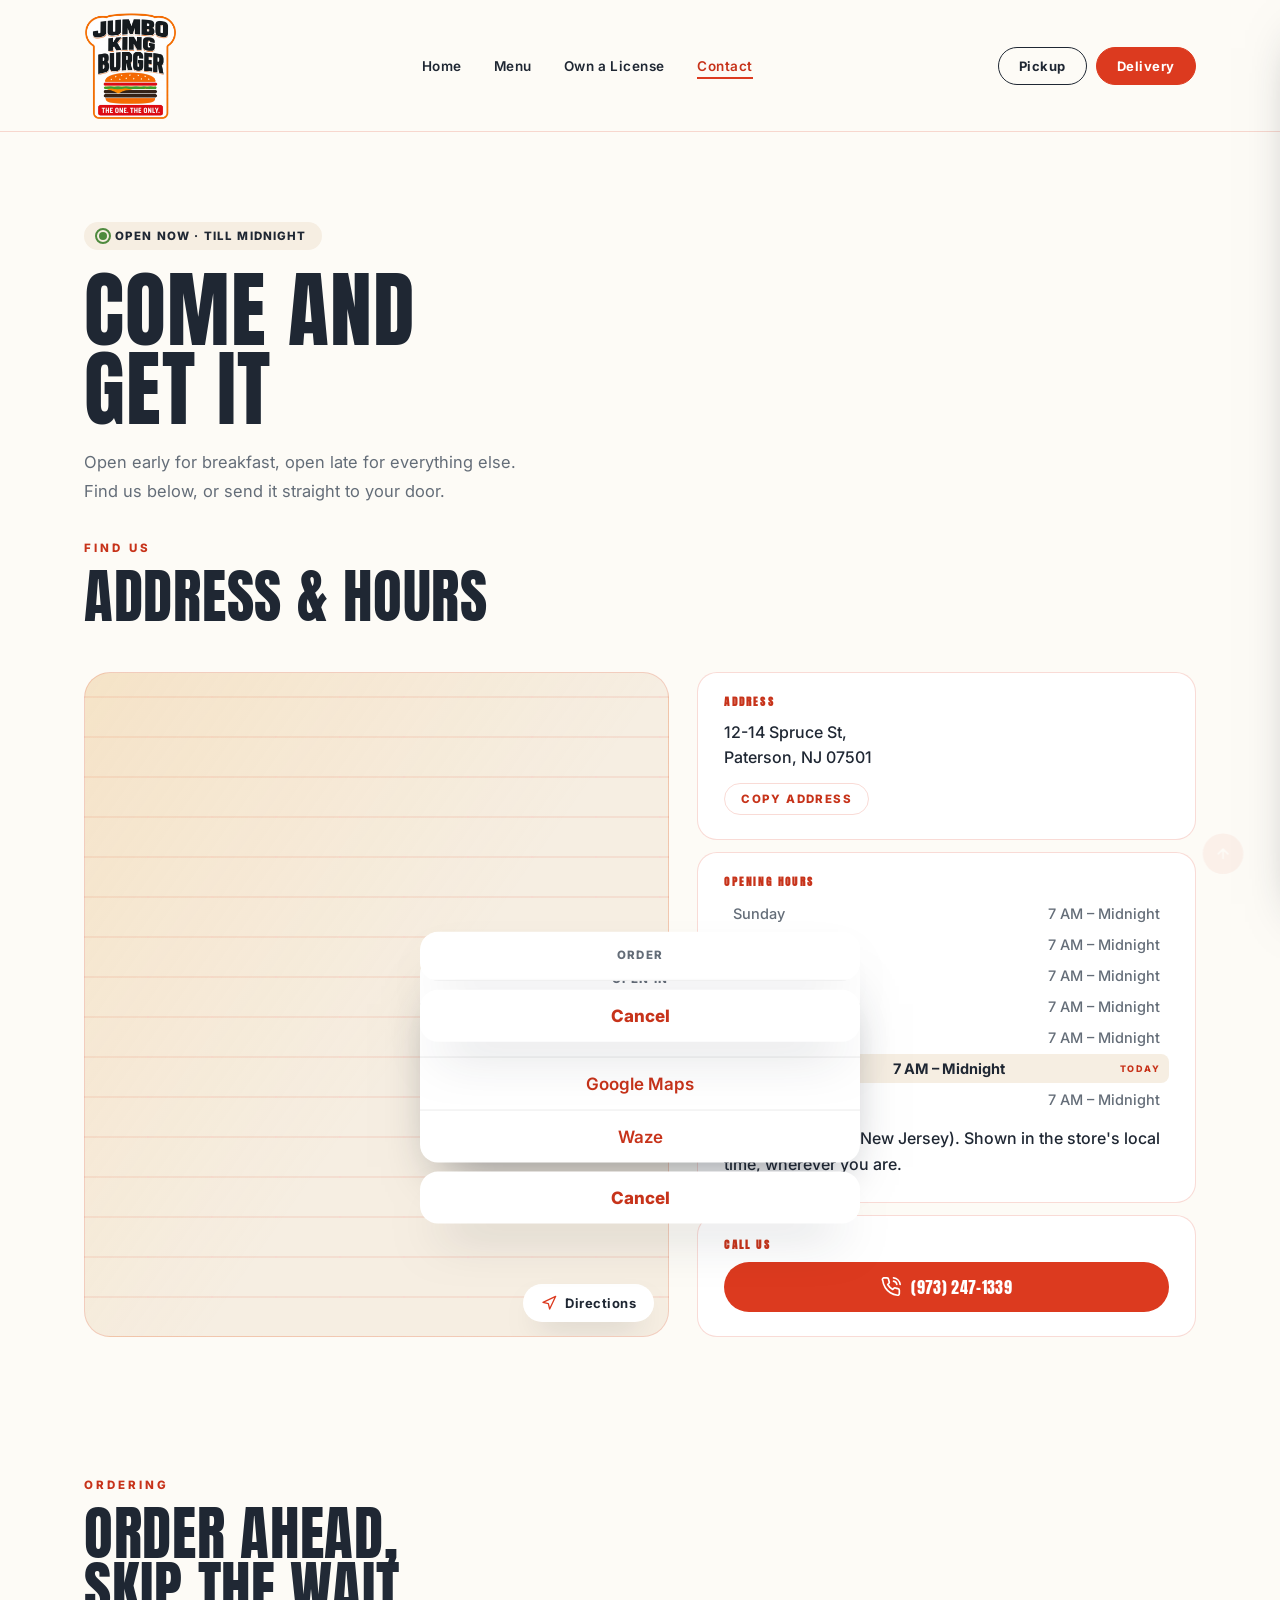
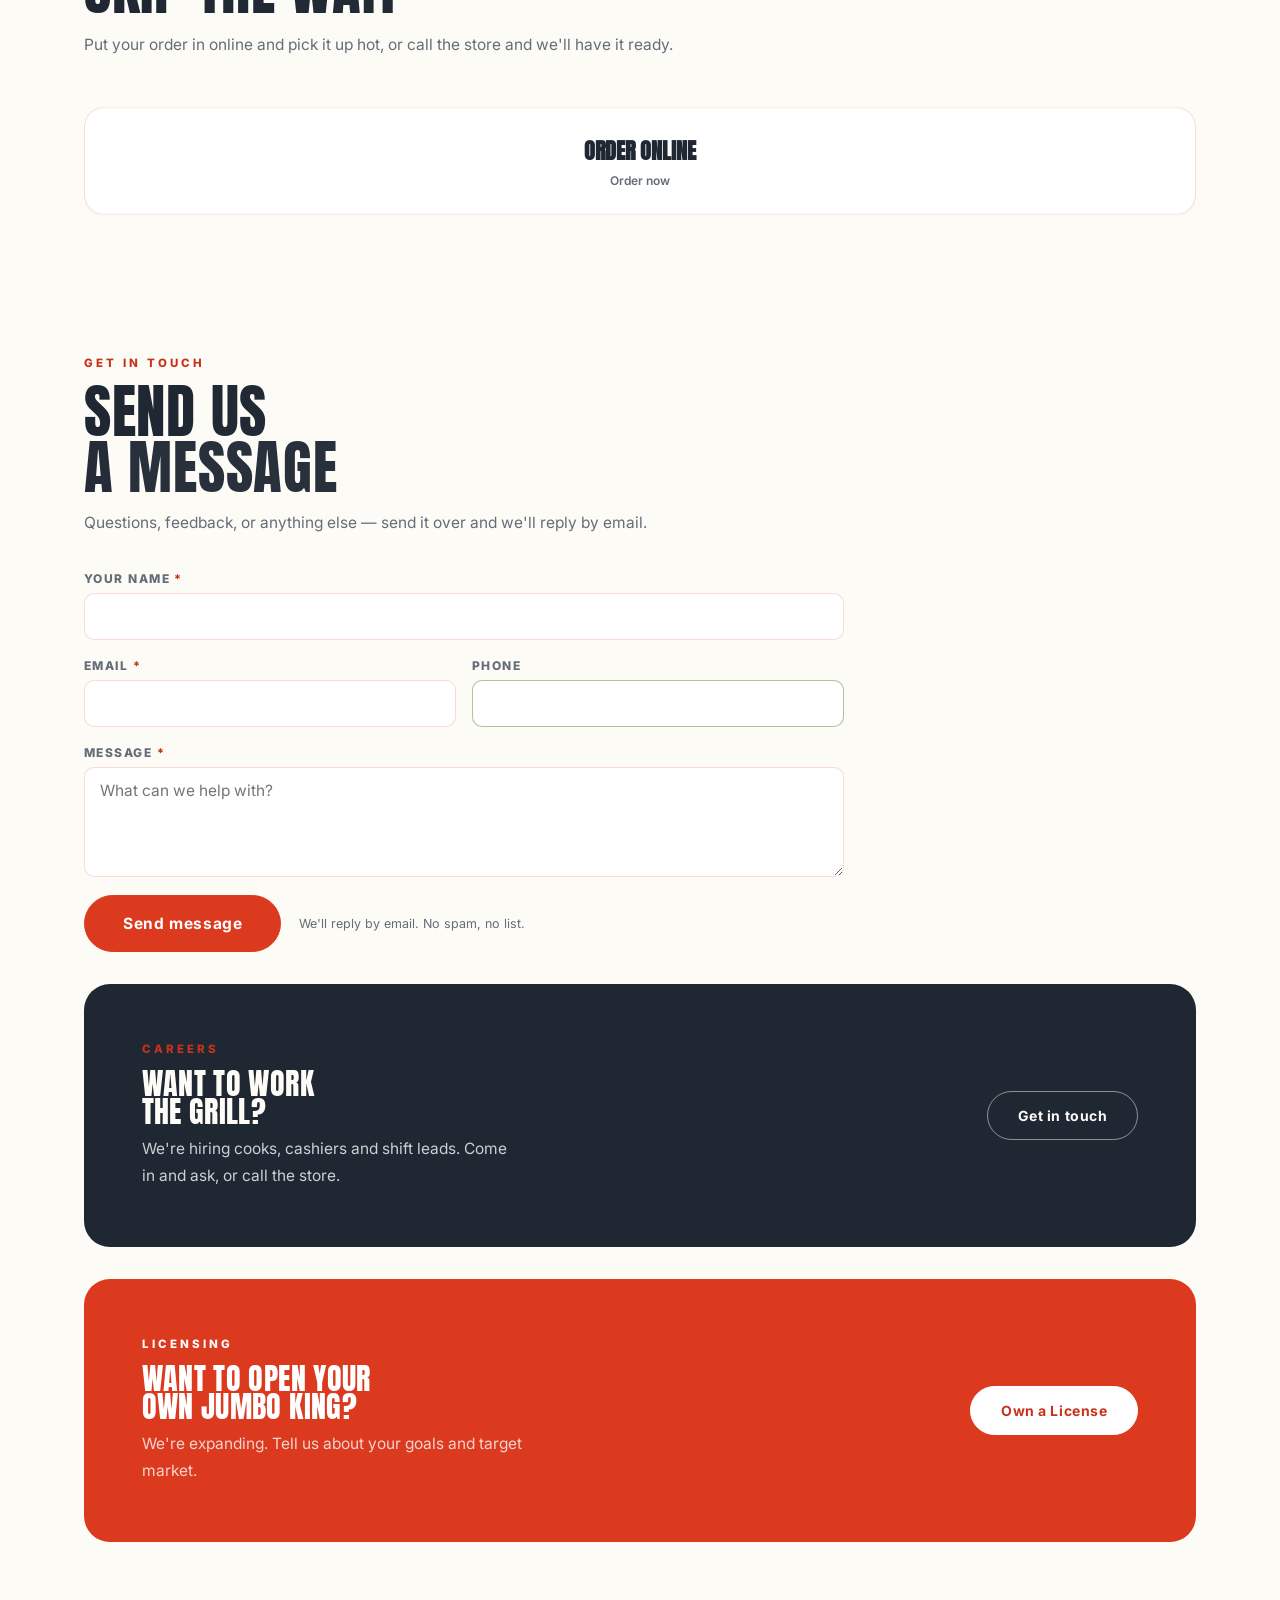
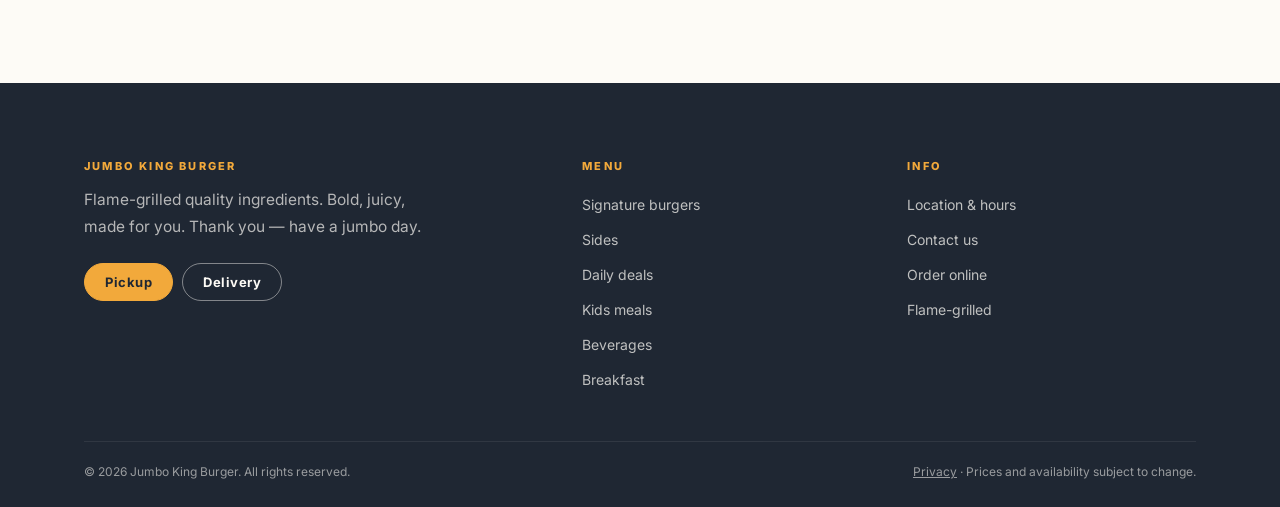
<file: contact.html>
<!doctype html>
<html lang="en-US" dir="ltr">
<head>
<meta charset="utf-8">
<meta name="viewport" content="width=device-width,initial-scale=1">
<title>Location & Hours — Jumbo King Burger, Paterson NJ</title>
<meta name="description" content="Jumbo King Burger at 12-14 Spruce St, Paterson, NJ: hours, phone and ordering enquiries. Open early for breakfast, open late every night.">
<meta name="theme-color" content="#DC3A1F">
<link rel="preconnect" href="https://fonts.googleapis.com">
<link rel="preconnect" href="https://fonts.gstatic.com" crossorigin>
<link href="https://fonts.googleapis.com/css2?family=Anton&family=Inter:wght@400;500;600;700;800&display=swap" rel="stylesheet">
<link rel="stylesheet" href="/assets/style.css">
<link rel="icon" type="image/png" href="/assets/favicon.png">
<script>document.documentElement.classList.add('js');try{if(sessionStorage.getItem('jkb-seen'))document.documentElement.classList.add('loaded-before')}catch(e){}</script>
<link rel="canonical" href="https://jumbokingburgers.com/contact">
<meta name="referrer" content="strict-origin-when-cross-origin">
<meta name="format-detection" content="telephone=yes">
<link rel="manifest" href="/manifest.webmanifest">
<link rel="apple-touch-icon" href="/assets/apple-touch-icon.png">
<meta property="og:type" content="website">
<meta property="og:site_name" content="Jumbo King Burger">
<meta property="og:locale" content="en_US">
<meta property="og:title" content="Location & Hours — Jumbo King Burger, Paterson NJ">
<meta property="og:description" content="Jumbo King Burger at 12-14 Spruce St, Paterson, NJ: hours, phone and ordering enquiries. Open early for breakfast, open late every night.">
<meta property="og:url" content="https://jumbokingburgers.com/contact">
<meta property="og:image" content="https://jumbokingburgers.com/assets/img/og-image.jpg">
<meta property="og:image:width" content="1200">
<meta property="og:image:height" content="630">
<meta property="og:image:alt" content="A flame-grilled Jumbo King Burger with fries and a drink">
<meta name="twitter:card" content="summary_large_image">
<meta name="twitter:title" content="Location & Hours — Jumbo King Burger, Paterson NJ">
<meta name="twitter:description" content="Jumbo King Burger at 12-14 Spruce St, Paterson, NJ: hours, phone and ordering enquiries. Open early for breakfast, open late every night.">
<meta name="twitter:image" content="https://jumbokingburgers.com/assets/img/og-image.jpg">
</head>
<body>
<a class="skip" href="#main">Skip to content</a>

<div id="loader" aria-hidden="true" inert>
  <div class="lbox">
    <div class="lstack">
      <svg class="lflame" viewBox="0 0 240 120" aria-hidden="true">
        <path class="fl-b" d="M120 120c-20-33 9-50 17-77 5 16 13 21 19 34 7-21 3-38-7-55 30 18 53 50 48 82-3 19-17 24-34 24z" fill="#DC3A1F"/>
        <path class="fl-a" d="M52 120c-10-24 6-35 13-51 3 10 7 13 11 21 5-15 2-27-4-40 20 12 34 33 31 53-2 14-11 17-21 17z" fill="#DC3A1F" opacity=".75"/>
        <path class="fl-c" d="M188 120c-10-24 6-35 13-51 3 10 7 13 11 21 5-15 2-27-4-40 20 12 34 33 31 53-2 14-11 17-21 17z" fill="#F2A93B" opacity=".7"/>
      </svg>
      <svg class="llogo" viewBox="0 0 300 372" aria-hidden="true">
        <g id="badge">
          <path d="M40 70c0-24 18-40 42-40 9-13 27-20 45-14 12-12 33-12 45 0 18-6 36 0 45 14 24 0 42 16 42 40 0 15-8 26-18 32v182c0 12-9 21-21 21H79c-12 0-21-9-21-21V102c-11-6-18-17-18-32z"
                transform="translate(9 9)" fill="#7A3D0E" opacity=".55"/>
          <path id="badge-outline" d="M40 70c0-24 18-40 42-40 9-13 27-20 45-14 12-12 33-12 45 0 18-6 36 0 45 14 24 0 42 16 42 40 0 15-8 26-18 32v182c0 12-9 21-21 21H79c-12 0-21-9-21-21V102c-11-6-18-17-18-32z"
                fill="#FFFFFF" stroke="#F2660D" stroke-width="9" stroke-linejoin="round"/>
        </g>
        <g id="wordmark" font-family="Anton, Impact, 'Arial Narrow Bold', sans-serif" text-anchor="middle">
          <g fill="#F2660D">
            <text x="153" y="105" font-size="49">JUMBO</text>
            <text x="153" y="152" font-size="45">KING</text>
            <text x="153" y="203" font-size="52">BURGER</text>
          </g>
          <g fill="#101010">
            <text x="150" y="102" font-size="49">JUMBO</text>
            <text x="150" y="149" font-size="45">KING</text>
            <text x="150" y="200" font-size="52">BURGER</text>
          </g>
        </g>
        <g id="burger">
          <path d="M78 246c0-21 32-36 72-36s72 15 72 36z" fill="#F2A93B"/>
          <g fill="#FFF3D6">
            <circle cx="112" cy="232" r="3.4"/><circle cx="134" cy="223" r="3.4"/>
            <circle cx="158" cy="221" r="3.4"/><circle cx="182" cy="228" r="3.4"/>
            <circle cx="124" cy="243" r="3"/><circle cx="196" cy="240" r="3"/><circle cx="150" cy="238" r="3"/>
          </g>
          <rect x="76" y="250" width="148" height="11" rx="5.5" fill="#DA1E28"/>
          <rect x="78" y="264" width="144" height="11" rx="5.5" fill="#4CAF3E"/>
          <path d="M92 278h116l-42 22c-9 5-20 5-29 0z" fill="#F2A93B"/>
          <rect x="76" y="277" width="148" height="13" rx="6.5" fill="#4A2E1D"/>
          <rect x="76" y="294" width="148" height="13" rx="6.5" fill="#4A2E1D"/>
          <path d="M82 311h136c0 12-24 19-68 19s-68-7-68-19z" fill="#F2A93B"/>
        </g>
        <g id="banner">
          <rect x="66" y="336" width="168" height="30" rx="8" fill="#DA1E28"/>
          <text x="150" y="357" font-family="Anton, Impact, sans-serif" font-size="18"
                fill="#FFFFFF" text-anchor="middle" letter-spacing=".5">THE ONE. THE ONLY.</text>
        </g>
      </svg>
    </div>
    <div class="lbar"><i></i></div>
  </div>
</div>

<div id="progress"></div>


<header>
  <div class="head-in">
    <a class="brand" href="/" aria-label="Jumbo King Burger home">
      <img class="logo-full" src="/assets/img/logo-full.png" alt="Jumbo King Burger — The one. The only." width="700" height="816">
    </a>
    <nav aria-label="Main">
      <a href="/">Home</a>
      <a href="/menu">Menu</a>
      <a href="/franchise">Own a License</a>
      <a href="/contact" class="active" aria-current="page">Contact</a>
    </nav>
    <div class="head-cta">
      <button class="btn btn-ghost btn-sm" data-order="pickup">Pickup</button>
      <button class="btn btn-primary btn-sm" data-order="delivery">Delivery</button>
    </div>
    <button class="burger-btn" id="navToggle" aria-label="Open menu" aria-expanded="false"><i></i><i></i><i></i></button>
  </div>
</header>

<div class="orderbar">
  <button data-order="pickup"><svg viewBox="0 0 24 24" fill="none" stroke="currentColor" stroke-width="2" aria-hidden="true"><path d="M6 8h12l-1 12H7L6 8z"/><path d="M9 8V6a3 3 0 0 1 6 0v2"/></svg>Pickup</button>
  <button data-order="delivery"><svg viewBox="0 0 24 24" fill="none" stroke="currentColor" stroke-width="2" aria-hidden="true"><path d="M3 7h11v9H3z"/><path d="M14 10h4l3 3v3h-7z"/><circle cx="7" cy="18" r="2"/><circle cx="17" cy="18" r="2"/></svg>Delivery</button>
</div>

<nav class="drawer" id="drawer" aria-label="Mobile">
  <div class="drawer-top">
    <span class="drawer-mark" aria-hidden="true">
      <img src="/assets/img/logo-full.png" alt="" width="700" height="816">
    </span>
    <button class="drawer-close" id="drawerClose" aria-label="Close menu">
      <svg viewBox="0 0 24 24" fill="none" stroke="currentColor" stroke-width="2" stroke-linecap="round" aria-hidden="true"><path d="M6 6l12 12M18 6L6 18"/></svg>
    </button>
  </div>

  <ul class="drawer-nav">
    <li><a href="/">Home<svg viewBox="0 0 24 24" fill="none" stroke="currentColor" stroke-width="1.8" aria-hidden="true"><path d="M9 6l6 6-6 6"/></svg></a></li>
    <li><a href="/menu">Menu<svg viewBox="0 0 24 24" fill="none" stroke="currentColor" stroke-width="1.8" aria-hidden="true"><path d="M9 6l6 6-6 6"/></svg></a></li>
    <li><a href="/franchise">Own a License<svg viewBox="0 0 24 24" fill="none" stroke="currentColor" stroke-width="1.8" aria-hidden="true"><path d="M9 6l6 6-6 6"/></svg></a></li>
    <li><a href="/contact" class="on" aria-current="page">Contact<svg viewBox="0 0 24 24" fill="none" stroke="currentColor" stroke-width="1.8" aria-hidden="true"><path d="M9 6l6 6-6 6"/></svg></a></li>
  </ul>

  <p class="drawer-label">Jump to</p>
  <ul class="drawer-sub">
    <li><a href="/menu#signature">Signature burgers</a></li>
    <li><a href="/menu#deals">Daily deals</a></li>
    <li><a href="/menu#breakfast">Breakfast</a></li>
    <li><a href="/contact#delivery">Order online</a></li>
    <li><a href="/contact#enquiry">Contact us</a></li>
  </ul>

  <div class="drawer-foot">
    <button class="btn btn-primary" data-order="delivery">Order delivery</button>
    <button class="btn btn-ghost" data-order="pickup">Order pickup</button>
  </div>
</nav>
<div class="scrim" id="scrim"></div>

<main id="main">

  <section class="wrap">
    <div class="page-hero">
      <div class="status" id="status" role="status" aria-live="polite" style="margin-bottom:20px"><span class="dot"></span><span id="statusText">Checking hours…</span></div>
      <h1>Come and<br>get it</h1>
      <p>Open early for breakfast, open late for everything else. Find us below, or send it straight to your door.</p>
    </div>
  </section>

  <!-- ═══════════ location ═══════════ -->
  <section class="wrap" id="location">
    <div class="sec-head reveal" style="margin-top:0">
      <span class="kicker">Find us</span>
      <h2>Address &amp; hours</h2>
    </div>
    <div class="loc reveal">
      <div class="loc-map" id="mapCard">
        <div class="map-ph" id="mapPlaceholder" aria-hidden="true">
          <svg class="pin" width="88" height="112" viewBox="0 0 88 112" aria-hidden="true">
            <path d="M44 4C24 4 8 19 8 39c0 28 36 69 36 69s36-41 36-69C80 19 64 4 44 4z" fill="#DC3A1F"/>
            <circle cx="44" cy="38" r="15" fill="#FDFBF6"/>
            <path d="M36 34c0-5 3-7 8-7s8 2 8 7z" fill="#E8A24B"/>
            <rect x="35" y="36" width="18" height="4" rx="2" fill="#5B3520"/>
            <path d="M36 42h16c0 4-3 6-8 6s-8-2-8-6z" fill="#E8A24B"/>
          </svg>
        </div>
        <button class="map-directions" id="mapDirections" aria-label="Choose a maps app for directions">
          <svg viewBox="0 0 24 24" fill="none" stroke="currentColor" stroke-width="2" stroke-linecap="round" stroke-linejoin="round" aria-hidden="true"><polygon points="3 11 22 2 13 21 11 13 3 11"/></svg>
          Directions
        </button>
      </div>
      <noscript><p><a href="https://www.google.com/maps/search/?api=1&query=12-14+Spruce+St%2C+Paterson%2C+NJ+07501">Open our location in Google Maps</a></p></noscript>
      <div class="loc-info">
        <div class="card">
          <h3>Address</h3>
          <p id="addrLine">12-14 Spruce St<br>Paterson, NJ 07501</p>
          <button class="copy-btn" id="copyAddr">Copy address</button>
        </div>
        <div class="card"><h3>Opening hours</h3><div class="hours" id="hoursList"></div><p class="tz-note">All times Eastern (New Jersey). Shown in the store's local time, wherever you are.</p></div>
        <div class="card">
          <h3>Call us</h3>
          <a id="phoneLink" class="phone-cta" href="#">
            <svg viewBox="0 0 24 24" fill="none" stroke="currentColor" stroke-width="2" stroke-linecap="round" stroke-linejoin="round" aria-hidden="true"><path d="M15.05 5A5 5 0 0 1 19 8.95M15.05 1A9 9 0 0 1 23 8.94m-1 7.98v3a2 2 0 0 1-2.18 2 19.79 19.79 0 0 1-8.63-3.07 19.5 19.5 0 0 1-6-6 19.79 19.79 0 0 1-3.07-8.67A2 2 0 0 1 4.11 1h3a2 2 0 0 1 2 1.72c.127.96.361 1.903.7 2.81a2 2 0 0 1-.45 2.11L8.09 9a16 16 0 0 0 6 6l1.27-1.27a2 2 0 0 1 2.11-.45c.907.339 1.85.573 2.81.7A2 2 0 0 1 22 15.92z"/></svg>
            <span>Add your phone number</span>
          </a>
          <a id="igLink" class="ig-link" href="#">Add your Instagram</a>
        </div>
      </div>
    </div>
  </section>

  <!-- ═══════════ ordering ═══════════ -->
  <section class="wrap" id="delivery">
    <div class="sec-head reveal">
      <span class="kicker">Ordering</span>
      <h2>Order ahead,<br>skip the wait</h2>
      <p>Put your order in online and pick it up hot, or call the store and we'll have it ready.</p>
    </div>
    <div class="partners" id="partners" data-stagger>
      <div class="partner"><div class="skel skel-line" style="height:22px"></div><div class="skel skel-line w40" style="margin:8px auto 0"></div></div>
      <div class="partner"><div class="skel skel-line" style="height:22px"></div><div class="skel skel-line w40" style="margin:8px auto 0"></div></div>
    </div>
  </section>

  <!-- ═══════════ enquiry ═══════════ -->
  <section class="wrap" id="catering">
    <section id="enquiry" class="enquiry reveal" style="margin-top:var(--gap)">
      <div class="sec-head" style="margin-top:0">
        <span class="kicker">Get in touch</span>
        <h2>Send us<br>a message</h2>
        <p>Questions, feedback, or anything else — send it over and we'll reply by email.</p>
      </div>

      <form id="enquiryForm" class="form" name="contact" method="POST" action="/api/enquiry" novalidate>
        <input type="hidden" name="form-name" value="contact">
        <input type="hidden" name="startedAt" id="startedAt">
        <p class="hp" aria-hidden="true">
          <label for="company">Company</label>
          <input id="company" name="company" type="text" tabindex="-1" autocomplete="off">
        </p>

        <div class="field">
          <label for="f-name">Your name <span class="req">*</span></label>
          <input id="f-name" name="name" type="text" autocomplete="name" required aria-describedby="err-name">
          <em class="err" data-err="name" id="err-name"></em>
        </div>

        <div class="field-row">
          <div class="field">
            <label for="f-email">Email <span class="req">*</span></label>
            <input id="f-email" name="email" type="email" autocomplete="email" required aria-describedby="err-email">
            <em class="err" data-err="email" id="err-email"></em>
          </div>
          <div class="field">
            <label for="f-phone">Phone</label>
            <input id="f-phone" name="phone" type="tel" autocomplete="tel" aria-describedby="err-phone">
            <em class="err" data-err="phone" id="err-phone"></em>
          </div>
        </div>

        <div class="field">
          <label for="f-msg">Message <span class="req">*</span></label>
          <textarea id="f-msg" name="message" rows="4" required aria-describedby="err-message"
            placeholder="What can we help with?"></textarea>
          <em class="err" data-err="message" id="err-message"></em>
        </div>

        <div class="form-foot">
          <button class="btn btn-primary btn-lg" type="submit" id="enquirySubmit">Send message</button>
          <p class="form-note">We'll reply by email. No spam, no list.</p>
        </div>

        <div class="form-status" id="enquiryStatus" role="status" aria-live="polite"></div>
      </form>
    </section>

    <div class="band dark reveal">
      <div>
        <span class="kicker">Careers</span>
        <h3>Want to work<br>the grill?</h3>
        <p>We're hiring cooks, cashiers and shift leads. Come in and ask, or call the store.</p>
      </div>
      <button class="btn" style="border-color:rgba(253,251,246,.5);color:var(--paper)" data-order="pickup">Get in touch</button>
    </div>

    <div class="band flame reveal">
      <div>
        <span class="kicker" style="color:#fff">Licensing</span>
        <h3>Want to open your<br>own Jumbo King?</h3>
        <p>We're expanding. Tell us about your goals and target market.</p>
      </div>
      <a class="btn btn-light" href="/franchise">Own a License</a>
    </div>
  </section>

</main>

<footer>
  <div class="wrap">
    <div class="foot-grid">
      <div>
        <h5>Jumbo King Burger</h5>
        <p style="color:rgba(253,251,246,.68);max-width:34ch">Flame-grilled quality ingredients. Bold, juicy, made for you. Thank you — have a jumbo day.</p>
        <div style="display:flex;gap:9px;margin-top:22px">
          <button class="btn btn-sm" style="background:var(--gold);border-color:var(--gold);color:var(--charcoal)" data-order="pickup">Pickup</button>
          <button class="btn btn-sm" style="border-color:rgba(253,251,246,.45)" data-order="delivery">Delivery</button>
        </div>
      </div>
      <div class="fl"><h5>Menu</h5>
        <a href="/menu#signature">Signature burgers</a><a href="/menu#sides">Sides</a>
        <a href="/menu#deals">Daily deals</a><a href="/menu#kids">Kids meals</a>
        <a href="/menu#drinks">Beverages</a><a href="/menu#breakfast">Breakfast</a>
      </div>
      <div class="fl"><h5>Info</h5>
        <a href="#location">Location &amp; hours</a><a href="#enquiry">Contact us</a>
        <a href="#delivery">Order online</a><a href="/#grill">Flame-grilled</a>
      </div>
    </div>
    <div class="foot-bottom">
      <span>© <span data-year></span> Jumbo King Burger. All rights reserved.</span>
      <span><a href="/privacy">Privacy</a> · Prices and availability subject to change.</span>
    </div>
  </div>
</footer>

<div class="sheet" id="mapSheet" role="dialog" aria-modal="true" aria-label="Choose a maps app" inert>
  <div class="sheet-in">
    <div class="sheet-card"><p>Open in</p>
      <a href="#" data-map="apple">Apple Maps</a><a href="#" data-map="google">Google Maps</a><a href="#" data-map="waze">Waze</a>
    </div>
    <button class="sheet-cancel" data-close>Cancel</button>
  </div>
</div>

<div class="sheet" id="orderSheet" role="dialog" aria-modal="true" aria-labelledby="orderTitle" inert>
  <div class="sheet-in">
    <div class="sheet-card"><p id="orderTitle">Order</p><div id="orderOptions"></div></div>
    <button class="sheet-cancel" data-close>Cancel</button>
  </div>
</div>

<button id="toTop" aria-label="Back to top">
  <svg viewBox="0 0 24 24" fill="none" stroke="currentColor" stroke-width="2.4" stroke-linecap="round" stroke-linejoin="round" aria-hidden="true"><path d="M12 19V5M5 12l7-7 7 7"/></svg>
</button>
<div id="toast" role="status" aria-live="polite"></div>

<script src="/assets/data.js"></script>
<script src="/assets/app.js"></script>
<script type="module" src="/assets/motion.js"></script>
</body>
</html>
</file>
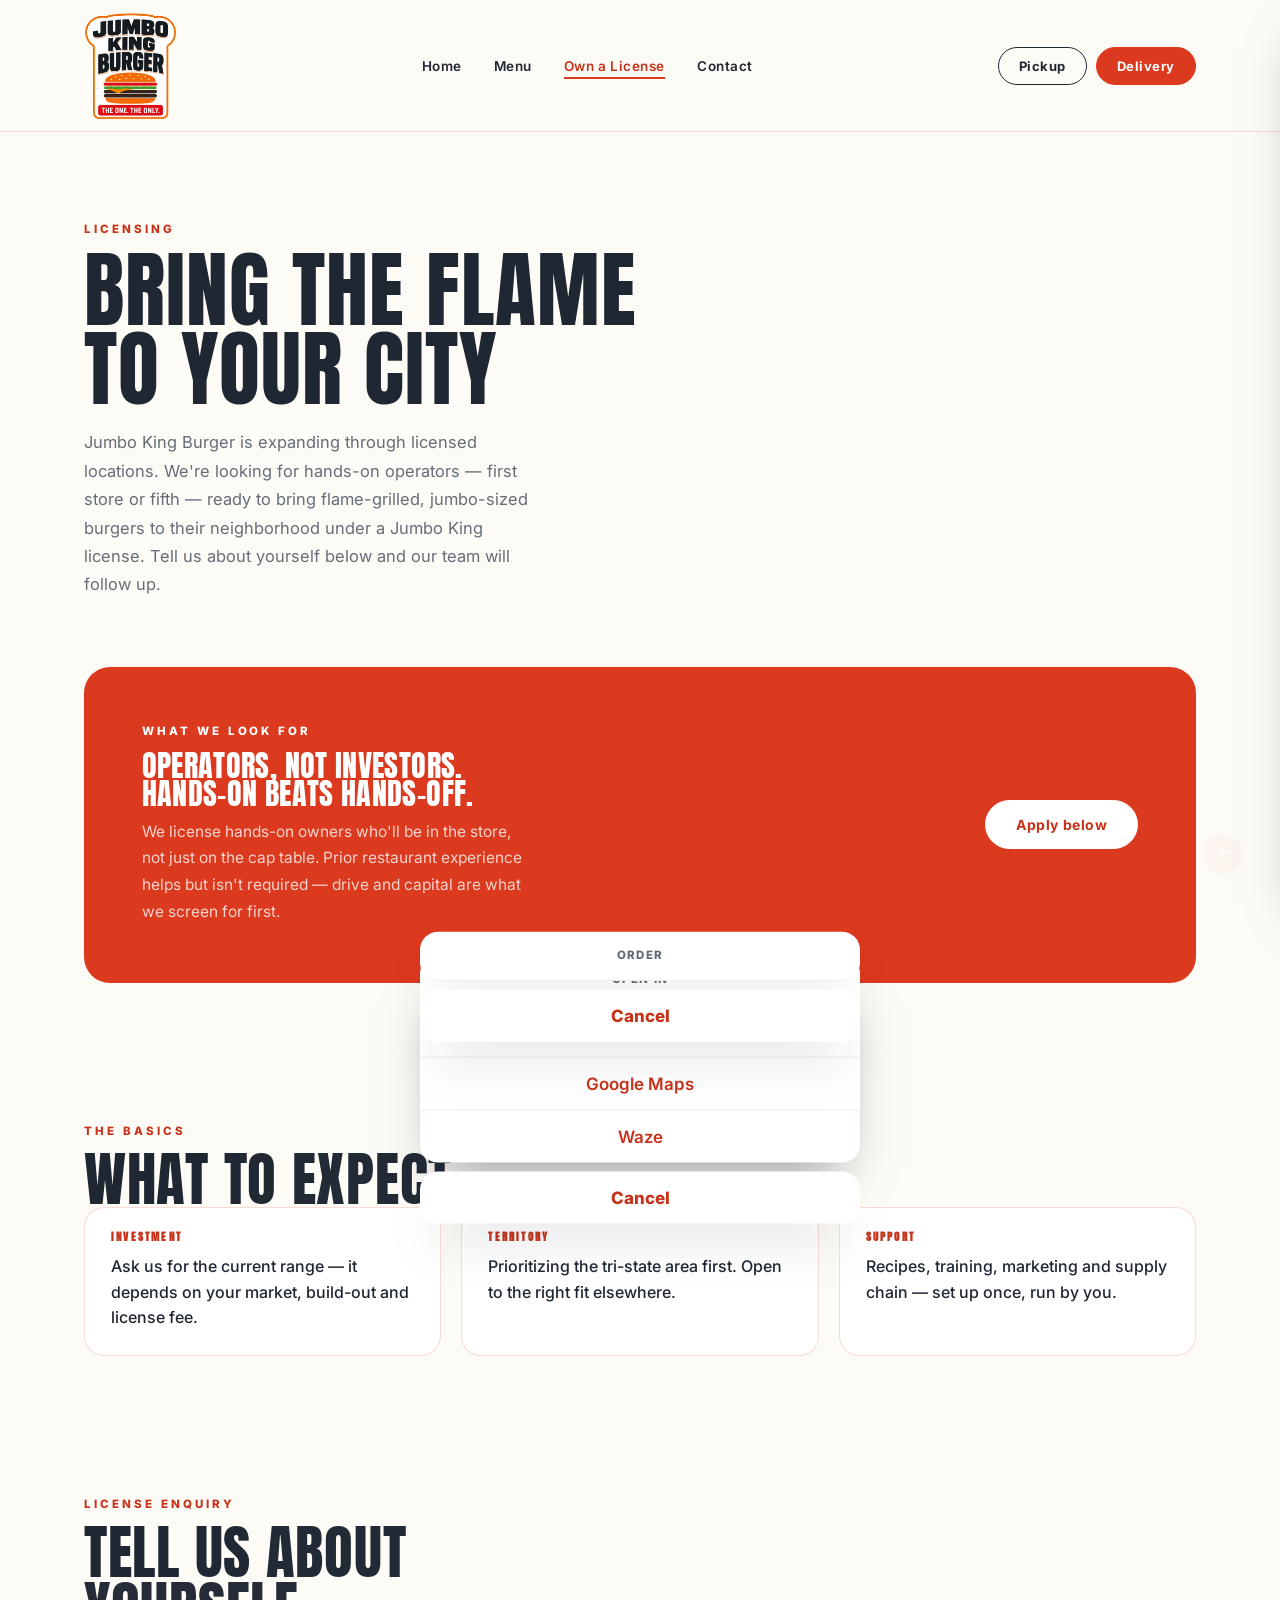
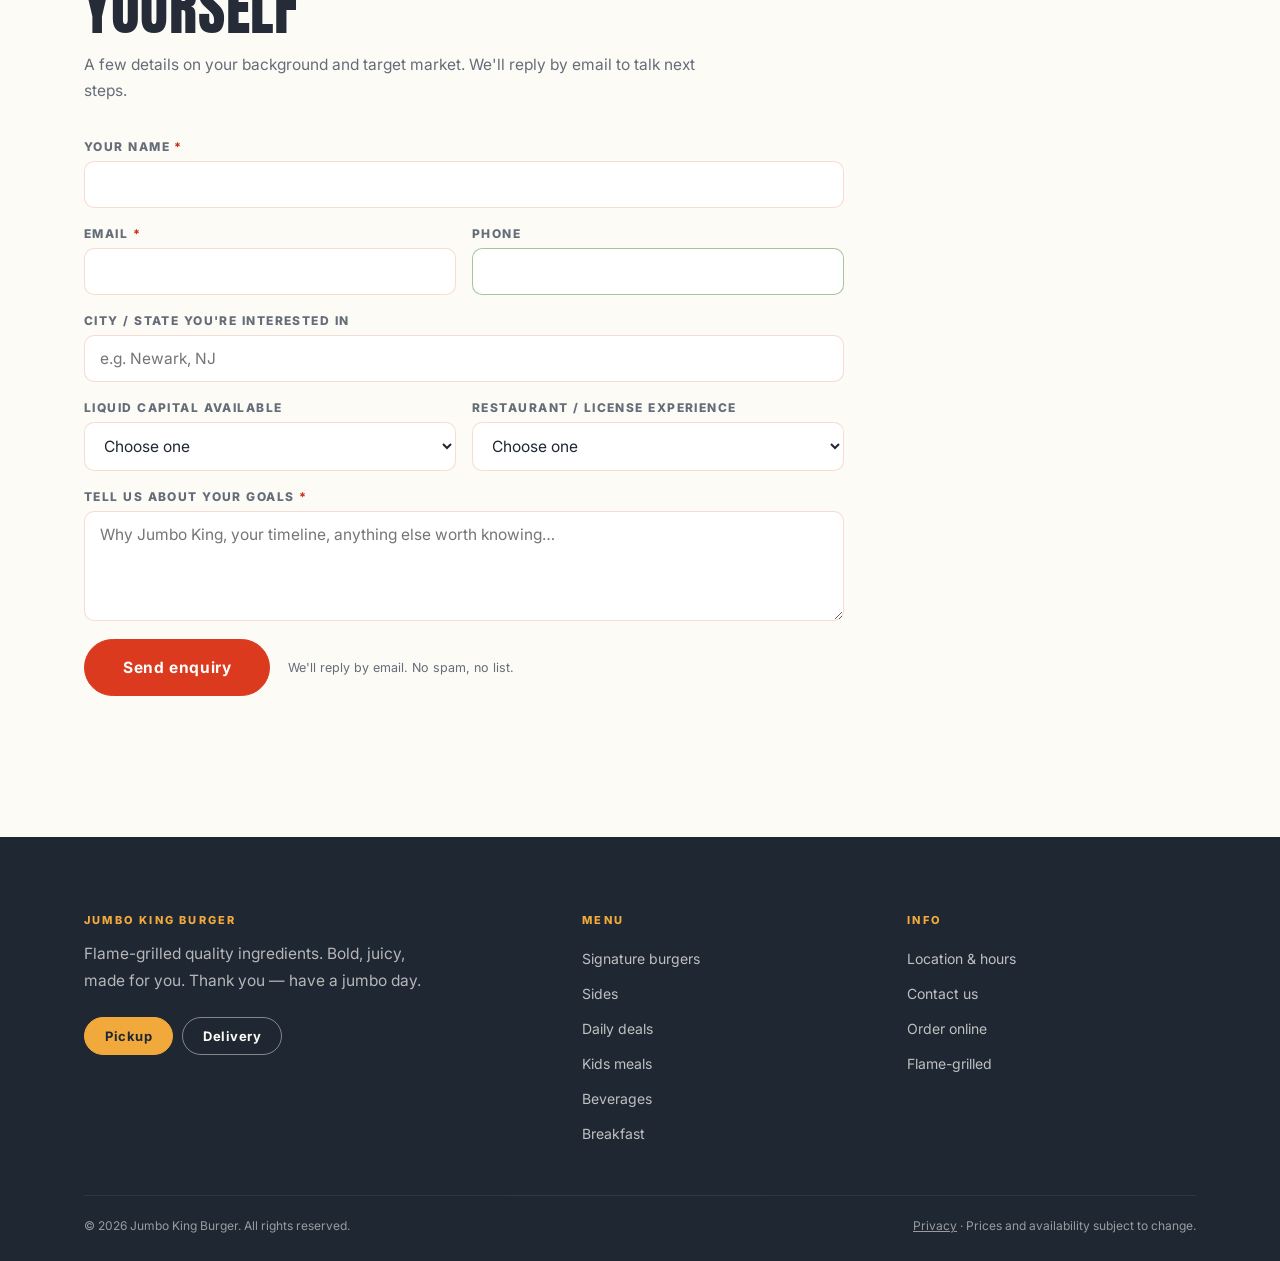
<file: franchise.html>
<!doctype html>
<html lang="en-US" dir="ltr">
<head>
<meta charset="utf-8">
<meta name="viewport" content="width=device-width,initial-scale=1">
<title>Own a License — Jumbo King Burger</title>
<meta name="description" content="Own a Jumbo King Burger license and bring it to your neighborhood. Tell us about yourself, your target market and your goals — our team will follow up.">
<meta name="theme-color" content="#DC3A1F">
<link rel="preconnect" href="https://fonts.googleapis.com">
<link rel="preconnect" href="https://fonts.gstatic.com" crossorigin>
<link href="https://fonts.googleapis.com/css2?family=Anton&family=Inter:wght@400;500;600;700;800&display=swap" rel="stylesheet">
<link rel="stylesheet" href="/assets/style.css">
<link rel="icon" type="image/png" href="/assets/favicon.png">
<script>document.documentElement.classList.add('js');try{if(sessionStorage.getItem('jkb-seen'))document.documentElement.classList.add('loaded-before')}catch(e){}</script>
<link rel="canonical" href="https://jumbokingburgers.com/franchise">
<meta name="referrer" content="strict-origin-when-cross-origin">
<meta name="format-detection" content="telephone=yes">
<link rel="manifest" href="/manifest.webmanifest">
<link rel="apple-touch-icon" href="/assets/apple-touch-icon.png">
<meta property="og:type" content="website">
<meta property="og:site_name" content="Jumbo King Burger">
<meta property="og:locale" content="en_US">
<meta property="og:title" content="Own a License — Jumbo King Burger">
<meta property="og:description" content="Own a Jumbo King Burger license and bring it to your neighborhood. Tell us about yourself, your target market and your goals — our team will follow up.">
<meta property="og:url" content="https://jumbokingburgers.com/franchise">
<meta property="og:image" content="https://jumbokingburgers.com/assets/img/og-image.jpg">
<meta property="og:image:width" content="1200">
<meta property="og:image:height" content="630">
<meta property="og:image:alt" content="A flame-grilled Jumbo King Burger with fries and a drink">
<meta name="twitter:card" content="summary_large_image">
<meta name="twitter:title" content="Own a License — Jumbo King Burger">
<meta name="twitter:description" content="Own a Jumbo King Burger license and bring it to your neighborhood. Tell us about yourself, your target market and your goals — our team will follow up.">
<meta name="twitter:image" content="https://jumbokingburgers.com/assets/img/og-image.jpg">
</head>
<body>
<a class="skip" href="#main">Skip to content</a>

<div id="loader" aria-hidden="true" inert>
  <div class="lbox">
    <div class="lstack">
      <svg class="lflame" viewBox="0 0 240 120" aria-hidden="true">
        <path class="fl-b" d="M120 120c-20-33 9-50 17-77 5 16 13 21 19 34 7-21 3-38-7-55 30 18 53 50 48 82-3 19-17 24-34 24z" fill="#DC3A1F"/>
        <path class="fl-a" d="M52 120c-10-24 6-35 13-51 3 10 7 13 11 21 5-15 2-27-4-40 20 12 34 33 31 53-2 14-11 17-21 17z" fill="#DC3A1F" opacity=".75"/>
        <path class="fl-c" d="M188 120c-10-24 6-35 13-51 3 10 7 13 11 21 5-15 2-27-4-40 20 12 34 33 31 53-2 14-11 17-21 17z" fill="#F2A93B" opacity=".7"/>
      </svg>
      <svg class="llogo" viewBox="0 0 300 372" aria-hidden="true">
        <g id="badge">
          <path d="M40 70c0-24 18-40 42-40 9-13 27-20 45-14 12-12 33-12 45 0 18-6 36 0 45 14 24 0 42 16 42 40 0 15-8 26-18 32v182c0 12-9 21-21 21H79c-12 0-21-9-21-21V102c-11-6-18-17-18-32z"
                transform="translate(9 9)" fill="#7A3D0E" opacity=".55"/>
          <path id="badge-outline" d="M40 70c0-24 18-40 42-40 9-13 27-20 45-14 12-12 33-12 45 0 18-6 36 0 45 14 24 0 42 16 42 40 0 15-8 26-18 32v182c0 12-9 21-21 21H79c-12 0-21-9-21-21V102c-11-6-18-17-18-32z"
                fill="#FFFFFF" stroke="#F2660D" stroke-width="9" stroke-linejoin="round"/>
        </g>
        <g id="wordmark" font-family="Anton, Impact, 'Arial Narrow Bold', sans-serif" text-anchor="middle">
          <g fill="#F2660D">
            <text x="153" y="105" font-size="49">JUMBO</text>
            <text x="153" y="152" font-size="45">KING</text>
            <text x="153" y="203" font-size="52">BURGER</text>
          </g>
          <g fill="#101010">
            <text x="150" y="102" font-size="49">JUMBO</text>
            <text x="150" y="149" font-size="45">KING</text>
            <text x="150" y="200" font-size="52">BURGER</text>
          </g>
        </g>
        <g id="burger">
          <path d="M78 246c0-21 32-36 72-36s72 15 72 36z" fill="#F2A93B"/>
          <g fill="#FFF3D6">
            <circle cx="112" cy="232" r="3.4"/><circle cx="134" cy="223" r="3.4"/>
            <circle cx="158" cy="221" r="3.4"/><circle cx="182" cy="228" r="3.4"/>
            <circle cx="124" cy="243" r="3"/><circle cx="196" cy="240" r="3"/><circle cx="150" cy="238" r="3"/>
          </g>
          <rect x="76" y="250" width="148" height="11" rx="5.5" fill="#DA1E28"/>
          <rect x="78" y="264" width="144" height="11" rx="5.5" fill="#4CAF3E"/>
          <path d="M92 278h116l-42 22c-9 5-20 5-29 0z" fill="#F2A93B"/>
          <rect x="76" y="277" width="148" height="13" rx="6.5" fill="#4A2E1D"/>
          <rect x="76" y="294" width="148" height="13" rx="6.5" fill="#4A2E1D"/>
          <path d="M82 311h136c0 12-24 19-68 19s-68-7-68-19z" fill="#F2A93B"/>
        </g>
        <g id="banner">
          <rect x="66" y="336" width="168" height="30" rx="8" fill="#DA1E28"/>
          <text x="150" y="357" font-family="Anton, Impact, sans-serif" font-size="18"
                fill="#FFFFFF" text-anchor="middle" letter-spacing=".5">THE ONE. THE ONLY.</text>
        </g>
      </svg>
    </div>
    <div class="lbar"><i></i></div>
  </div>
</div>

<div id="progress"></div>


<header>
  <div class="head-in">
    <a class="brand" href="/" aria-label="Jumbo King Burger home">
      <img class="logo-full" src="/assets/img/logo-full.png" alt="Jumbo King Burger — The one. The only." width="700" height="816">
    </a>
    <nav aria-label="Main">
      <a href="/">Home</a>
      <a href="/menu">Menu</a>
      <a href="/franchise" class="active" aria-current="page">Own a License</a>
      <a href="/contact">Contact</a>
    </nav>
    <div class="head-cta">
      <button class="btn btn-ghost btn-sm" data-order="pickup">Pickup</button>
      <button class="btn btn-primary btn-sm" data-order="delivery">Delivery</button>
    </div>
    <button class="burger-btn" id="navToggle" aria-label="Open menu" aria-expanded="false"><i></i><i></i><i></i></button>
  </div>
</header>

<div class="orderbar">
  <button data-order="pickup"><svg viewBox="0 0 24 24" fill="none" stroke="currentColor" stroke-width="2" aria-hidden="true"><path d="M6 8h12l-1 12H7L6 8z"/><path d="M9 8V6a3 3 0 0 1 6 0v2"/></svg>Pickup</button>
  <button data-order="delivery"><svg viewBox="0 0 24 24" fill="none" stroke="currentColor" stroke-width="2" aria-hidden="true"><path d="M3 7h11v9H3z"/><path d="M14 10h4l3 3v3h-7z"/><circle cx="7" cy="18" r="2"/><circle cx="17" cy="18" r="2"/></svg>Delivery</button>
</div>

<nav class="drawer" id="drawer" aria-label="Mobile">
  <div class="drawer-top">
    <span class="drawer-mark" aria-hidden="true">
      <img src="/assets/img/logo-full.png" alt="" width="700" height="816">
    </span>
    <button class="drawer-close" id="drawerClose" aria-label="Close menu">
      <svg viewBox="0 0 24 24" fill="none" stroke="currentColor" stroke-width="2" stroke-linecap="round" aria-hidden="true"><path d="M6 6l12 12M18 6L6 18"/></svg>
    </button>
  </div>

  <ul class="drawer-nav">
    <li><a href="/">Home<svg viewBox="0 0 24 24" fill="none" stroke="currentColor" stroke-width="1.8" aria-hidden="true"><path d="M9 6l6 6-6 6"/></svg></a></li>
    <li><a href="/menu">Menu<svg viewBox="0 0 24 24" fill="none" stroke="currentColor" stroke-width="1.8" aria-hidden="true"><path d="M9 6l6 6-6 6"/></svg></a></li>
    <li><a href="/franchise" class="on" aria-current="page">Own a License<svg viewBox="0 0 24 24" fill="none" stroke="currentColor" stroke-width="1.8" aria-hidden="true"><path d="M9 6l6 6-6 6"/></svg></a></li>
    <li><a href="/contact">Contact<svg viewBox="0 0 24 24" fill="none" stroke="currentColor" stroke-width="1.8" aria-hidden="true"><path d="M9 6l6 6-6 6"/></svg></a></li>
  </ul>

  <p class="drawer-label">Jump to</p>
  <ul class="drawer-sub">
    <li><a href="/menu#signature">Signature burgers</a></li>
    <li><a href="/menu#deals">Daily deals</a></li>
    <li><a href="/contact#location">Find us</a></li>
    <li><a href="#enquiry">License enquiry</a></li>
  </ul>

  <div class="drawer-foot">
    <button class="btn btn-primary" data-order="delivery">Order delivery</button>
    <button class="btn btn-ghost" data-order="pickup">Order pickup</button>
  </div>
</nav>
<div class="scrim" id="scrim"></div>

<main id="main">

  <section class="wrap">
    <div class="page-hero">
      <span class="kicker">Licensing</span>
      <h1>Bring the flame<br>to your city</h1>
      <p>Jumbo King Burger is expanding through licensed locations. We're looking for hands-on operators — first store or fifth — ready to bring flame-grilled, jumbo-sized burgers to their neighborhood under a Jumbo King license. Tell us about yourself below and our team will follow up.</p>
    </div>
  </section>

  <!-- ═══════════ pitch ═══════════ -->
  <section class="wrap" id="opportunity">
    <div class="band flame reveal">
      <div>
        <span class="kicker" style="color:#fff">What we look for</span>
        <h3>Operators, not investors.<br>Hands-on beats hands-off.</h3>
        <p>We license hands-on owners who'll be in the store, not just on the cap table. Prior restaurant experience helps but isn't required — drive and capital are what we screen for first.</p>
      </div>
      <a class="btn btn-light" href="#enquiry">Apply below</a>
    </div>

    <div class="sec-head reveal">
      <span class="kicker">The basics</span>
      <h2>What to expect</h2>
    </div>
    <div class="loc-info reveal" style="display:grid;grid-template-columns:repeat(auto-fit,minmax(220px,1fr));gap:20px">
      <div class="card">
        <h3>Investment</h3>
        <p>Ask us for the current range — it depends on your market, build-out and license fee.</p>
      </div>
      <div class="card">
        <h3>Territory</h3>
        <p>Prioritizing the tri-state area first. Open to the right fit elsewhere.</p>
      </div>
      <div class="card">
        <h3>Support</h3>
        <p>Recipes, training, marketing and supply chain — set up once, run by you.</p>
      </div>
    </div>
  </section>

  <!-- ═══════════ enquiry ═══════════ -->
  <section class="wrap" id="enquiry-wrap">
    <section id="enquiry" class="enquiry reveal">
      <div class="sec-head" style="margin-top:0">
        <span class="kicker">License enquiry</span>
        <h2>Tell us about<br>yourself</h2>
        <p>A few details on your background and target market. We'll reply by email to talk next steps.</p>
      </div>

      <form id="enquiryForm" class="form" name="franchise" method="POST" action="/api/enquiry" novalidate>
        <input type="hidden" name="form-name" value="franchise">
        <input type="hidden" name="startedAt" id="startedAt">
        <p class="hp" aria-hidden="true">
          <label for="company">Company</label>
          <input id="company" name="company" type="text" tabindex="-1" autocomplete="off">
        </p>

        <div class="field">
          <label for="f-name">Your name <span class="req">*</span></label>
          <input id="f-name" name="name" type="text" autocomplete="name" required aria-describedby="err-name">
          <em class="err" data-err="name" id="err-name"></em>
        </div>

        <div class="field-row">
          <div class="field">
            <label for="f-email">Email <span class="req">*</span></label>
            <input id="f-email" name="email" type="email" autocomplete="email" required aria-describedby="err-email">
            <em class="err" data-err="email" id="err-email"></em>
          </div>
          <div class="field">
            <label for="f-phone">Phone</label>
            <input id="f-phone" name="phone" type="tel" autocomplete="tel" aria-describedby="err-phone">
            <em class="err" data-err="phone" id="err-phone"></em>
          </div>
        </div>

        <div class="field">
          <label for="f-location">City / state you're interested in</label>
          <input id="f-location" name="location" type="text" autocomplete="address-level2" placeholder="e.g. Newark, NJ" aria-describedby="err-location">
          <em class="err" data-err="location" id="err-location"></em>
        </div>

        <div class="field-row">
          <div class="field">
            <label for="f-capital">Liquid capital available</label>
            <select id="f-capital" name="capital">
              <option value="">Choose one</option>
              <option>Under $100k</option>
              <option>$100k – $250k</option>
              <option>$250k – $500k</option>
              <option>$500k+</option>
              <option>Not sure yet</option>
            </select>
          </div>
          <div class="field">
            <label for="f-experience">Restaurant / license experience</label>
            <select id="f-experience" name="experience">
              <option value="">Choose one</option>
              <option>None yet</option>
              <option>Some, no ownership</option>
              <option>Own 1-2 locations</option>
              <option>Own 3+ locations</option>
              <option>Multi-brand operator</option>
            </select>
          </div>
        </div>

        <div class="field">
          <label for="f-msg">Tell us about your goals <span class="req">*</span></label>
          <textarea id="f-msg" name="message" rows="4" required aria-describedby="err-message"
            placeholder="Why Jumbo King, your timeline, anything else worth knowing…"></textarea>
          <em class="err" data-err="message" id="err-message"></em>
        </div>

        <div class="form-foot">
          <button class="btn btn-primary btn-lg" type="submit" id="enquirySubmit">Send enquiry</button>
          <p class="form-note">We'll reply by email. No spam, no list.</p>
        </div>

        <div class="form-status" id="enquiryStatus" role="status" aria-live="polite"></div>
      </form>
    </section>
  </section>

</main>

<footer>
  <div class="wrap">
    <div class="foot-grid">
      <div>
        <h5>Jumbo King Burger</h5>
        <p style="color:rgba(253,251,246,.68);max-width:34ch">Flame-grilled quality ingredients. Bold, juicy, made for you. Thank you — have a jumbo day.</p>
        <div style="display:flex;gap:9px;margin-top:22px">
          <button class="btn btn-sm" style="background:var(--gold);border-color:var(--gold);color:var(--charcoal)" data-order="pickup">Pickup</button>
          <button class="btn btn-sm" style="border-color:rgba(253,251,246,.45)" data-order="delivery">Delivery</button>
        </div>
      </div>
      <div class="fl"><h5>Menu</h5>
        <a href="/menu#signature">Signature burgers</a><a href="/menu#sides">Sides</a>
        <a href="/menu#deals">Daily deals</a><a href="/menu#kids">Kids meals</a>
        <a href="/menu#drinks">Beverages</a><a href="/menu#breakfast">Breakfast</a>
      </div>
      <div class="fl"><h5>Info</h5>
        <a href="/contact#location">Location &amp; hours</a><a href="/contact#enquiry">Contact us</a>
        <a href="/contact#delivery">Order online</a><a href="/#grill">Flame-grilled</a>
      </div>
    </div>
    <div class="foot-bottom">
      <span>© <span data-year></span> Jumbo King Burger. All rights reserved.</span>
      <span><a href="/privacy">Privacy</a> · Prices and availability subject to change.</span>
    </div>
  </div>
</footer>

<div class="sheet" id="mapSheet" role="dialog" aria-modal="true" aria-label="Choose a maps app" inert>
  <div class="sheet-in">
    <div class="sheet-card"><p>Open in</p>
      <a href="#" data-map="apple">Apple Maps</a><a href="#" data-map="google">Google Maps</a><a href="#" data-map="waze">Waze</a>
    </div>
    <button class="sheet-cancel" data-close>Cancel</button>
  </div>
</div>

<div class="sheet" id="orderSheet" role="dialog" aria-modal="true" aria-labelledby="orderTitle" inert>
  <div class="sheet-in">
    <div class="sheet-card"><p id="orderTitle">Order</p><div id="orderOptions"></div></div>
    <button class="sheet-cancel" data-close>Cancel</button>
  </div>
</div>

<button id="toTop" aria-label="Back to top">
  <svg viewBox="0 0 24 24" fill="none" stroke="currentColor" stroke-width="2.4" stroke-linecap="round" stroke-linejoin="round" aria-hidden="true"><path d="M12 19V5M5 12l7-7 7 7"/></svg>
</button>
<div id="toast" role="status" aria-live="polite"></div>

<script src="/assets/data.js"></script>
<script src="/assets/app.js"></script>
<script type="module" src="/assets/motion.js"></script>
</body>
</html>
</file>
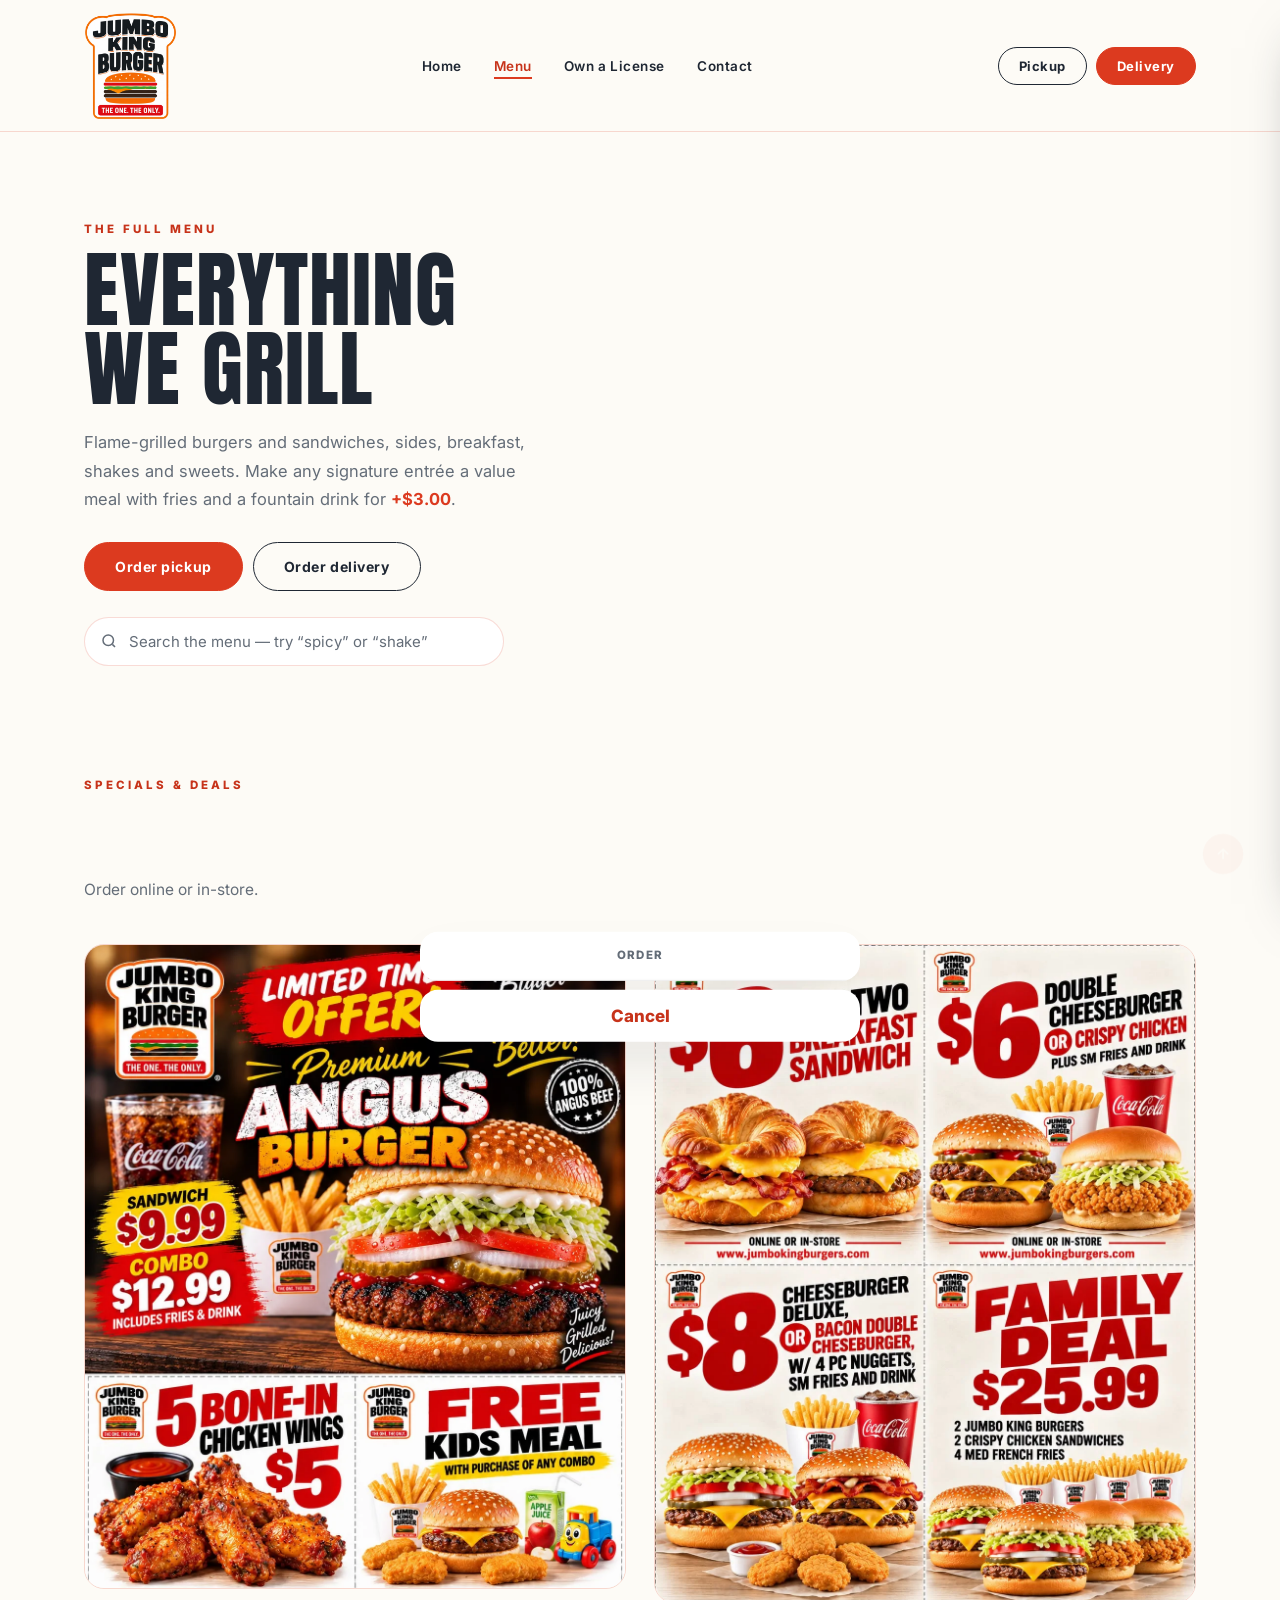
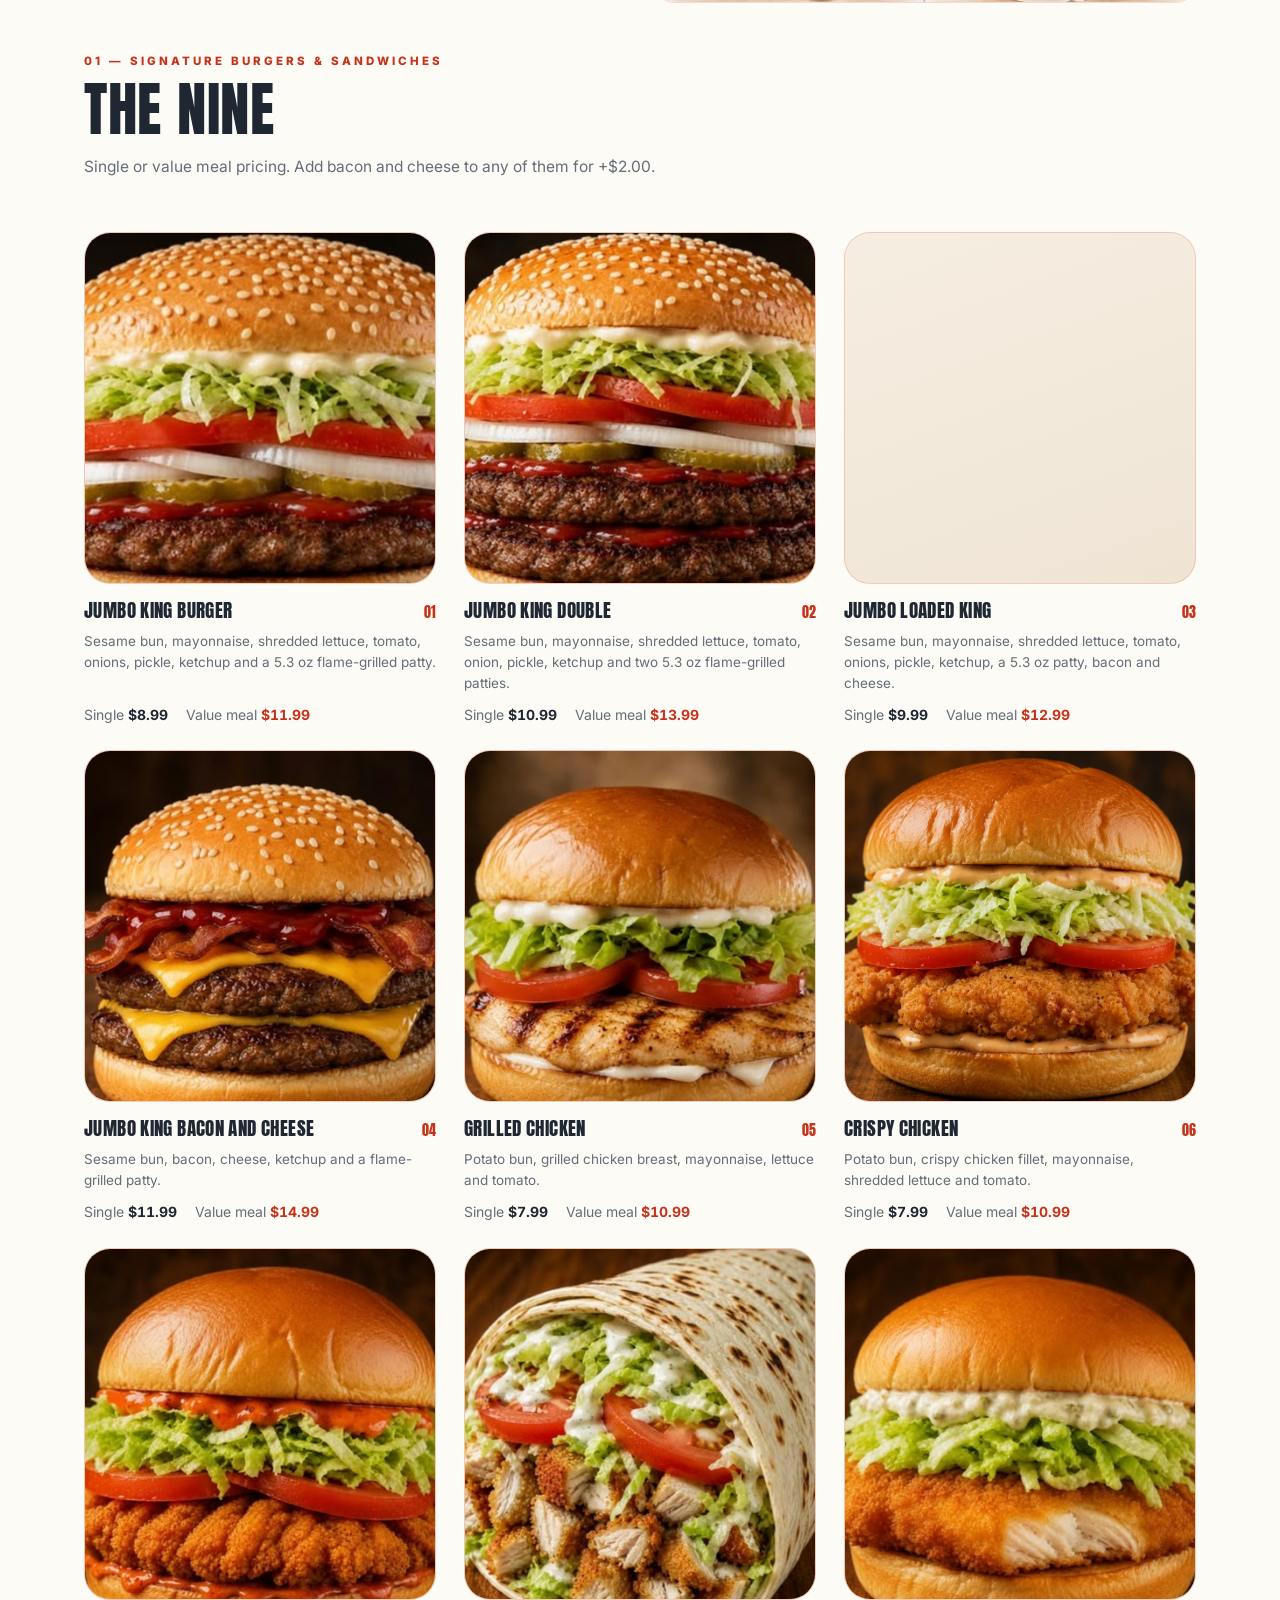
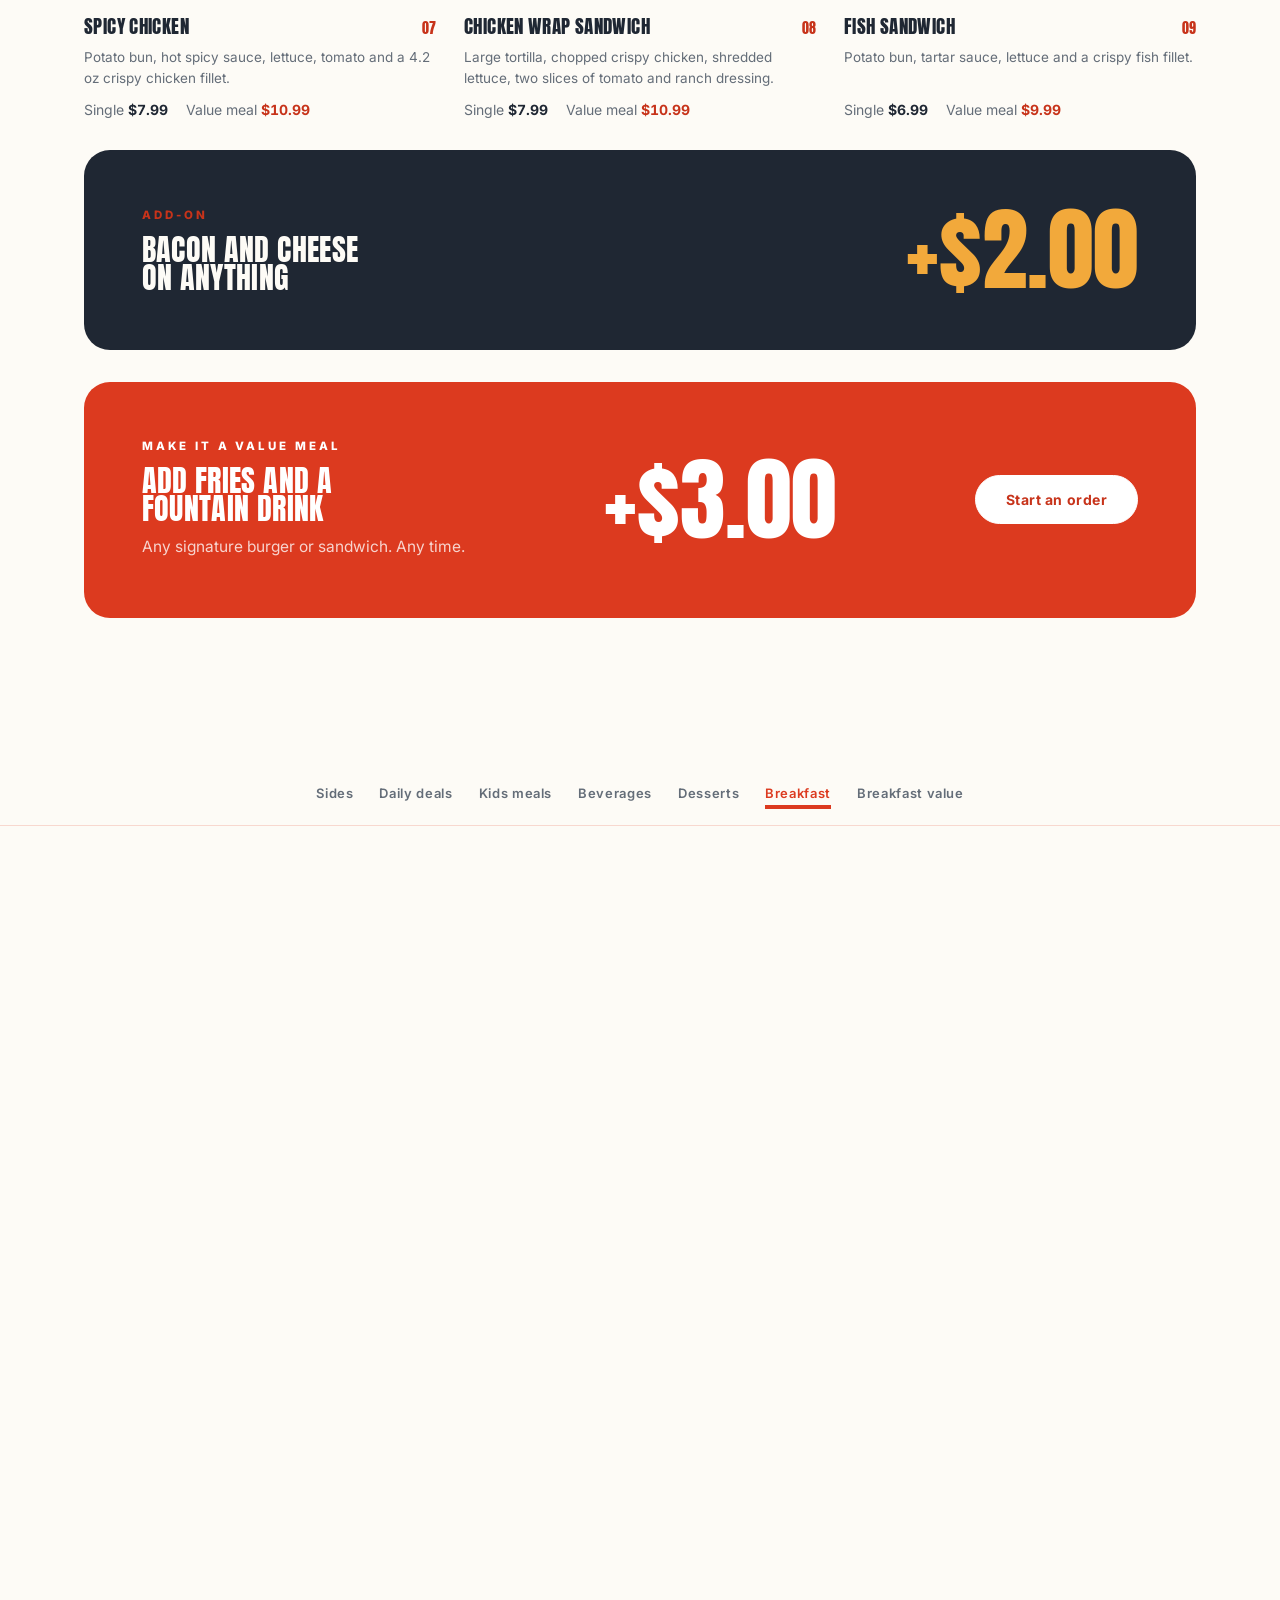
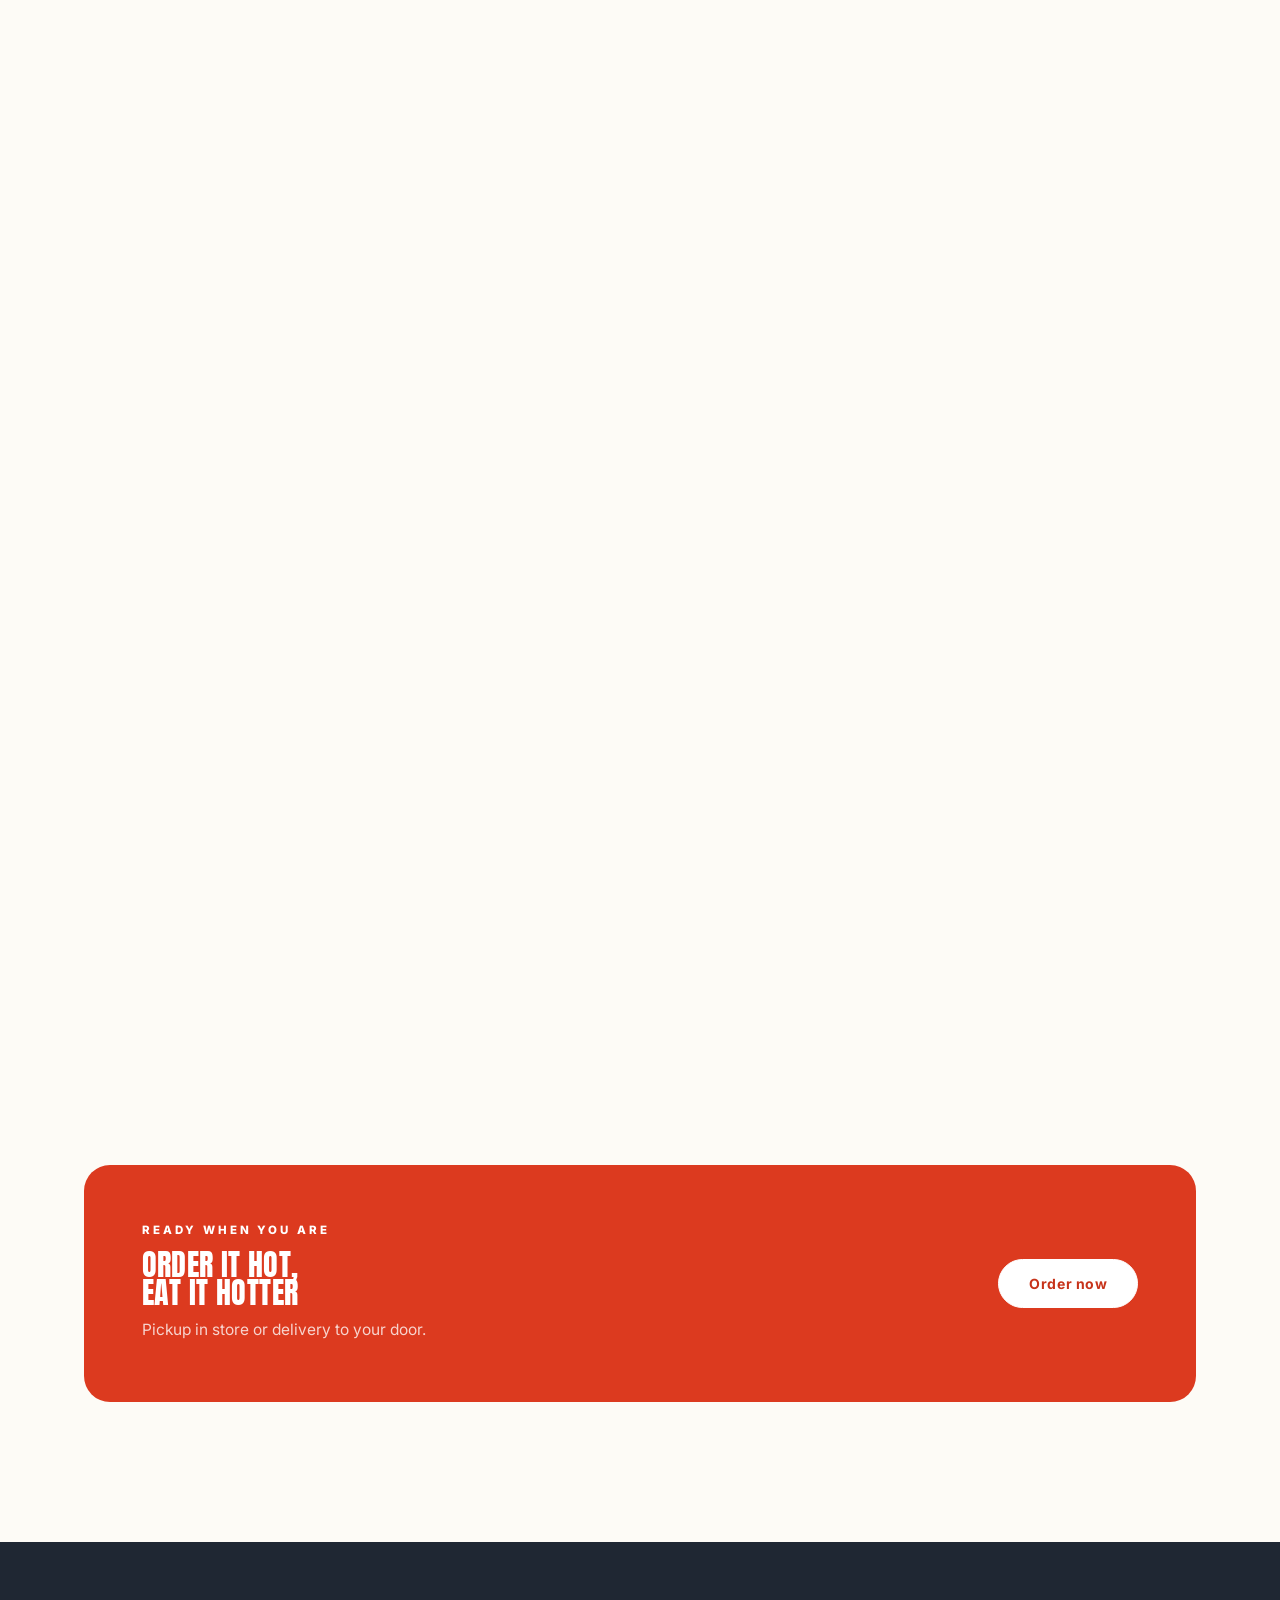
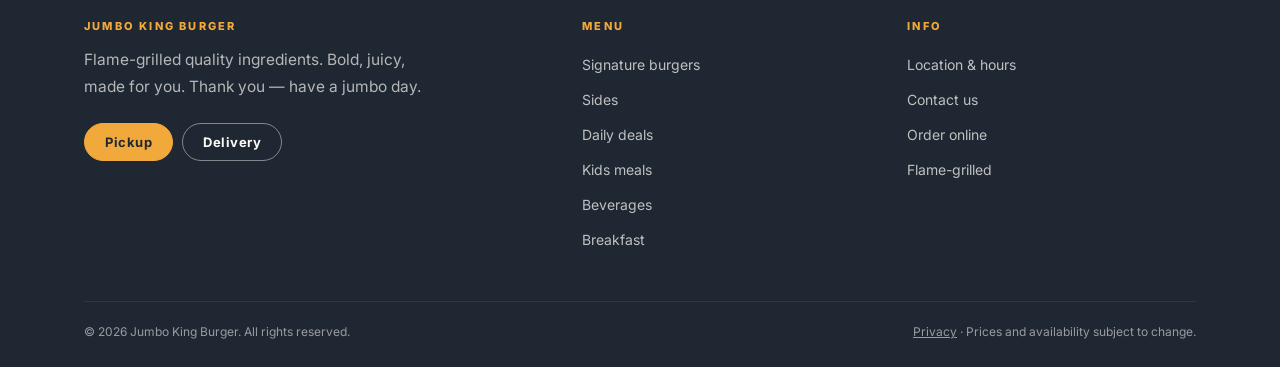
<file: menu.html>
<!doctype html>
<html lang="en-US" dir="ltr">
<head>
<meta charset="utf-8">
<meta name="viewport" content="width=device-width,initial-scale=1">
<title>Menu & Prices — Jumbo King Burger, Paterson NJ</title>
<meta name="description" content="The full Jumbo King Burger menu and prices in Paterson, NJ: nine signature burgers, sides, daily deals, kids meals, beverages, desserts and breakfast.">
<meta name="theme-color" content="#DC3A1F">
<link rel="preconnect" href="https://fonts.googleapis.com">
<link rel="preconnect" href="https://fonts.gstatic.com" crossorigin>
<link href="https://fonts.googleapis.com/css2?family=Anton&family=Inter:wght@400;500;600;700;800&display=swap" rel="stylesheet">
<link rel="stylesheet" href="/assets/style.css">
<link rel="icon" type="image/png" href="/assets/favicon.png">
<script>document.documentElement.classList.add('js');try{if(sessionStorage.getItem('jkb-seen'))document.documentElement.classList.add('loaded-before')}catch(e){}</script>
<link rel="canonical" href="https://jumbokingburgers.com/menu">
<meta name="referrer" content="strict-origin-when-cross-origin">
<meta name="format-detection" content="telephone=yes">
<link rel="manifest" href="/manifest.webmanifest">
<link rel="apple-touch-icon" href="/assets/apple-touch-icon.png">
<meta property="og:type" content="website">
<meta property="og:site_name" content="Jumbo King Burger">
<meta property="og:locale" content="en_US">
<meta property="og:title" content="Menu & Prices — Jumbo King Burger, Paterson NJ">
<meta property="og:description" content="The full Jumbo King Burger menu and prices in Paterson, NJ: nine signature burgers, sides, daily deals, kids meals, beverages, desserts and breakfast.">
<meta property="og:url" content="https://jumbokingburgers.com/menu">
<meta property="og:image" content="https://jumbokingburgers.com/assets/img/og-image.jpg">
<meta property="og:image:width" content="1200">
<meta property="og:image:height" content="630">
<meta property="og:image:alt" content="A flame-grilled Jumbo King Burger with fries and a drink">
<meta name="twitter:card" content="summary_large_image">
<meta name="twitter:title" content="Menu & Prices — Jumbo King Burger, Paterson NJ">
<meta name="twitter:description" content="The full Jumbo King Burger menu and prices in Paterson, NJ: nine signature burgers, sides, daily deals, kids meals, beverages, desserts and breakfast.">
<meta name="twitter:image" content="https://jumbokingburgers.com/assets/img/og-image.jpg">
</head>
<body>
<a class="skip" href="#main">Skip to content</a>

<div id="loader" aria-hidden="true" inert>
  <div class="lbox">
    <div class="lstack">
      <svg class="lflame" viewBox="0 0 240 120" aria-hidden="true">
        <path class="fl-b" d="M120 120c-20-33 9-50 17-77 5 16 13 21 19 34 7-21 3-38-7-55 30 18 53 50 48 82-3 19-17 24-34 24z" fill="#DC3A1F"/>
        <path class="fl-a" d="M52 120c-10-24 6-35 13-51 3 10 7 13 11 21 5-15 2-27-4-40 20 12 34 33 31 53-2 14-11 17-21 17z" fill="#DC3A1F" opacity=".75"/>
        <path class="fl-c" d="M188 120c-10-24 6-35 13-51 3 10 7 13 11 21 5-15 2-27-4-40 20 12 34 33 31 53-2 14-11 17-21 17z" fill="#F2A93B" opacity=".7"/>
      </svg>
      <svg class="llogo" viewBox="0 0 300 372" aria-hidden="true">
        <g id="badge">
          <path d="M40 70c0-24 18-40 42-40 9-13 27-20 45-14 12-12 33-12 45 0 18-6 36 0 45 14 24 0 42 16 42 40 0 15-8 26-18 32v182c0 12-9 21-21 21H79c-12 0-21-9-21-21V102c-11-6-18-17-18-32z"
                transform="translate(9 9)" fill="#7A3D0E" opacity=".55"/>
          <path id="badge-outline" d="M40 70c0-24 18-40 42-40 9-13 27-20 45-14 12-12 33-12 45 0 18-6 36 0 45 14 24 0 42 16 42 40 0 15-8 26-18 32v182c0 12-9 21-21 21H79c-12 0-21-9-21-21V102c-11-6-18-17-18-32z"
                fill="#FFFFFF" stroke="#F2660D" stroke-width="9" stroke-linejoin="round"/>
        </g>
        <g id="wordmark" font-family="Anton, Impact, 'Arial Narrow Bold', sans-serif" text-anchor="middle">
          <g fill="#F2660D">
            <text x="153" y="105" font-size="49">JUMBO</text>
            <text x="153" y="152" font-size="45">KING</text>
            <text x="153" y="203" font-size="52">BURGER</text>
          </g>
          <g fill="#101010">
            <text x="150" y="102" font-size="49">JUMBO</text>
            <text x="150" y="149" font-size="45">KING</text>
            <text x="150" y="200" font-size="52">BURGER</text>
          </g>
        </g>
        <g id="burger">
          <path d="M78 246c0-21 32-36 72-36s72 15 72 36z" fill="#F2A93B"/>
          <g fill="#FFF3D6">
            <circle cx="112" cy="232" r="3.4"/><circle cx="134" cy="223" r="3.4"/>
            <circle cx="158" cy="221" r="3.4"/><circle cx="182" cy="228" r="3.4"/>
            <circle cx="124" cy="243" r="3"/><circle cx="196" cy="240" r="3"/><circle cx="150" cy="238" r="3"/>
          </g>
          <rect x="76" y="250" width="148" height="11" rx="5.5" fill="#DA1E28"/>
          <rect x="78" y="264" width="144" height="11" rx="5.5" fill="#4CAF3E"/>
          <path d="M92 278h116l-42 22c-9 5-20 5-29 0z" fill="#F2A93B"/>
          <rect x="76" y="277" width="148" height="13" rx="6.5" fill="#4A2E1D"/>
          <rect x="76" y="294" width="148" height="13" rx="6.5" fill="#4A2E1D"/>
          <path d="M82 311h136c0 12-24 19-68 19s-68-7-68-19z" fill="#F2A93B"/>
        </g>
        <g id="banner">
          <rect x="66" y="336" width="168" height="30" rx="8" fill="#DA1E28"/>
          <text x="150" y="357" font-family="Anton, Impact, sans-serif" font-size="18"
                fill="#FFFFFF" text-anchor="middle" letter-spacing=".5">THE ONE. THE ONLY.</text>
        </g>
      </svg>
    </div>
    <div class="lbar"><i></i></div>
  </div>
</div>

<div id="progress"></div>


<header>
  <div class="head-in">
    <a class="brand" href="/" aria-label="Jumbo King Burger home">
      <img class="logo-full" src="/assets/img/logo-full.png" alt="Jumbo King Burger — The one. The only." width="700" height="816">
    </a>
    <nav aria-label="Main">
      <a href="/">Home</a>
      <a href="/menu" class="active" aria-current="page">Menu</a>
      <a href="/franchise">Own a License</a>
      <a href="/contact">Contact</a>
    </nav>
    <div class="head-cta">
      <button class="btn btn-ghost btn-sm" data-order="pickup">Pickup</button>
      <button class="btn btn-primary btn-sm" data-order="delivery">Delivery</button>
    </div>
    <button class="burger-btn" id="navToggle" aria-label="Open menu" aria-expanded="false"><i></i><i></i><i></i></button>
  </div>
</header>

<div class="orderbar">
  <button data-order="pickup"><svg viewBox="0 0 24 24" fill="none" stroke="currentColor" stroke-width="2" aria-hidden="true"><path d="M6 8h12l-1 12H7L6 8z"/><path d="M9 8V6a3 3 0 0 1 6 0v2"/></svg>Pickup</button>
  <button data-order="delivery"><svg viewBox="0 0 24 24" fill="none" stroke="currentColor" stroke-width="2" aria-hidden="true"><path d="M3 7h11v9H3z"/><path d="M14 10h4l3 3v3h-7z"/><circle cx="7" cy="18" r="2"/><circle cx="17" cy="18" r="2"/></svg>Delivery</button>
</div>

<nav class="drawer" id="drawer" aria-label="Mobile">
  <div class="drawer-top">
    <span class="drawer-mark" aria-hidden="true">
      <img src="/assets/img/logo-full.png" alt="" width="700" height="816">
    </span>
    <button class="drawer-close" id="drawerClose" aria-label="Close menu">
      <svg viewBox="0 0 24 24" fill="none" stroke="currentColor" stroke-width="2" stroke-linecap="round" aria-hidden="true"><path d="M6 6l12 12M18 6L6 18"/></svg>
    </button>
  </div>

  <ul class="drawer-nav">
    <li><a href="/">Home<svg viewBox="0 0 24 24" fill="none" stroke="currentColor" stroke-width="1.8" aria-hidden="true"><path d="M9 6l6 6-6 6"/></svg></a></li>
    <li><a href="/menu" class="on" aria-current="page">Menu<svg viewBox="0 0 24 24" fill="none" stroke="currentColor" stroke-width="1.8" aria-hidden="true"><path d="M9 6l6 6-6 6"/></svg></a></li>
    <li><a href="/franchise">Own a License<svg viewBox="0 0 24 24" fill="none" stroke="currentColor" stroke-width="1.8" aria-hidden="true"><path d="M9 6l6 6-6 6"/></svg></a></li>
    <li><a href="/contact">Contact<svg viewBox="0 0 24 24" fill="none" stroke="currentColor" stroke-width="1.8" aria-hidden="true"><path d="M9 6l6 6-6 6"/></svg></a></li>
  </ul>

  <p class="drawer-label">Jump to</p>
  <ul class="drawer-sub">
    <li><a href="/menu#signature">Signature burgers</a></li>
    <li><a href="/menu#deals">Daily deals</a></li>
    <li><a href="/menu#breakfast">Breakfast</a></li>
    <li><a href="/contact#delivery">Order online</a></li>
    <li><a href="/contact#enquiry">Contact us</a></li>
  </ul>

  <div class="drawer-foot">
    <button class="btn btn-primary" data-order="delivery">Order delivery</button>
    <button class="btn btn-ghost" data-order="pickup">Order pickup</button>
  </div>
</nav>
<div class="scrim" id="scrim"></div>

<main id="main">

  <section class="wrap">
    <div class="page-hero">
      <span class="kicker">The full menu</span>
      <h1>Everything<br>we grill</h1>
      <p>Flame-grilled burgers and sandwiches, sides, breakfast, shakes and sweets. Make any signature entrée a value meal with fries and a fountain drink for <b style="color:var(--flame)">+$3.00</b>.</p>
      <div style="display:flex;gap:10px;margin-top:28px;flex-wrap:wrap">
        <button class="btn btn-primary" data-order="pickup">Order pickup</button>
        <button class="btn btn-ghost" data-order="delivery">Order delivery</button>
      </div>
      <div class="msearch" id="msearch">
        <svg class="mag" viewBox="0 0 24 24" fill="none" stroke="currentColor" stroke-width="2" aria-hidden="true"><circle cx="11" cy="11" r="7"/><path d="m20 20-3.5-3.5"/></svg>
        <label class="skip" for="menuFilter">Search the menu</label>
        <input id="menuFilter" type="search" placeholder="Search the menu — try “spicy” or “shake”" autocomplete="off">
        <button class="clear" id="menuFilterClear" aria-label="Clear search">×</button>
      </div>
      <div class="msearch-count" id="menuFilterCount" role="status" aria-live="polite"></div>
    </div>
  </section>

  <!-- ═══════════ specials ═══════════ -->
  <section class="wrap" id="specials">
    <div class="sec-head reveal" style="margin-top:clamp(30px,4vw,56px)">
      <span class="kicker">Specials &amp; deals</span>
      <h2>This week&rsquo;s deals</h2>
      <p>Order online or in-store.</p>
    </div>
    <div class="flyers">
      <picture><source srcset="/assets/img/specials/flyer-1.webp" type="image/webp"><img src="/assets/img/specials/flyer-1.jpg" width="1102" height="1312" loading="lazy" decoding="async" alt="Jumbo King specials: new Angus burger limited time offer, chicken wings, and free kids meal deal"></picture>
      <picture><source srcset="/assets/img/specials/flyer-2.webp" type="image/webp"><img src="/assets/img/specials/flyer-2.jpg" width="1102" height="1342" loading="lazy" decoding="async" alt="Jumbo King deals: two breakfast sandwiches for $6, double or crispy chicken combo for $6, deluxe combo for $8, and family deal for $25.99"></picture>
    </div>
  </section>

  <!-- ═══════════ signature ═══════════ -->
  <section class="wrap" id="signature">
    <div class="sec-head reveal" style="margin-top:clamp(30px,4vw,56px)">
      <span class="kicker">01 — Signature burgers &amp; sandwiches</span>
      <h2>The nine</h2>
      <p>Single or value meal pricing. Add bacon and cheese to any of them for +$2.00.</p>
    </div>
    <div class="sig" id="sigGrid" data-stagger>
      <article><div class="skel" style="aspect-ratio:1/1;border-radius:var(--r)"></div><div class="skel skel-line" style="margin-top:18px"></div><div class="skel skel-line w40"></div></article>
      <article><div class="skel" style="aspect-ratio:1/1;border-radius:var(--r)"></div><div class="skel skel-line" style="margin-top:18px"></div><div class="skel skel-line w40"></div></article>
      <article><div class="skel" style="aspect-ratio:1/1;border-radius:var(--r)"></div><div class="skel skel-line" style="margin-top:18px"></div><div class="skel skel-line w40"></div></article>
    </div>

    <div class="band dark reveal">
      <div>
        <span class="kicker">Add-on</span>
        <h3>Bacon and cheese<br>on anything</h3>
      </div>
      <div class="figure">+$2.00</div>
    </div>

    <div class="band flame reveal">
      <div>
        <span class="kicker" style="color:#fff">Make it a value meal</span>
        <h3>Add fries and a<br>fountain drink</h3>
        <p>Any signature burger or sandwich. Any time.</p>
      </div>
      <div class="figure">+$3.00</div>
      <button class="btn btn-light" data-order="pickup">Start an order</button>
    </div>
  </section>

  <!-- ═══════════ in-page nav ═══════════ -->
  <h2 class="sr-only">Full menu</h2>
  <nav class="menu-nav" aria-label="Menu sections">
    <div class="in">
      <a href="#sides">Sides</a>
      <a href="#deals">Daily deals</a>
      <a href="#kids">Kids meals</a>
      <a href="#drinks">Beverages</a>
      <a href="#desserts">Desserts</a>
      <a href="#breakfast">Breakfast</a>
      <a href="#bvalue">Breakfast value</a>
    </div>
  </nav>

  <div class="wrap"><div id="menuRoot">
    <section class="mblock"><div class="skel skel-title" style="max-width:280px"></div>
      <div class="cols">
        <div><div class="skel skel-line"></div><div class="skel skel-line w70"></div><div class="skel skel-line"></div><div class="skel skel-line w40"></div></div>
        <div><div class="skel skel-line w70"></div><div class="skel skel-line"></div><div class="skel skel-line w40"></div><div class="skel skel-line"></div></div>
      </div>
    </section>
  </div></div>

  <section class="wrap">
    <div class="band flame reveal" style="margin-top:var(--gap)">
      <div>
        <span class="kicker" style="color:#fff">Ready when you are</span>
        <h3>Order it hot,<br>eat it hotter</h3>
        <p>Pickup in store or delivery to your door.</p>
      </div>
      <button class="btn btn-light" data-order="delivery">Order now</button>
    </div>
  </section>

</main>

<footer>
  <div class="wrap">
    <div class="foot-grid">
      <div>
        <h5>Jumbo King Burger</h5>
        <p style="color:rgba(253,251,246,.68);max-width:34ch">Flame-grilled quality ingredients. Bold, juicy, made for you. Thank you — have a jumbo day.</p>
        <div style="display:flex;gap:9px;margin-top:22px">
          <button class="btn btn-sm" style="background:var(--gold);border-color:var(--gold);color:var(--charcoal)" data-order="pickup">Pickup</button>
          <button class="btn btn-sm" style="border-color:rgba(253,251,246,.45)" data-order="delivery">Delivery</button>
        </div>
      </div>
      <div class="fl"><h5>Menu</h5>
        <a href="#signature">Signature burgers</a><a href="#sides">Sides</a>
        <a href="#deals">Daily deals</a><a href="#kids">Kids meals</a>
        <a href="#drinks">Beverages</a><a href="#breakfast">Breakfast</a>
      </div>
      <div class="fl"><h5>Info</h5>
        <a href="/contact">Location &amp; hours</a><a href="/contact#enquiry">Contact us</a>
        <a href="/contact#delivery">Order online</a><a href="/#grill">Flame-grilled</a>
      </div>
    </div>
    <div class="foot-bottom">
      <span>© <span data-year></span> Jumbo King Burger. All rights reserved.</span>
      <span><a href="/privacy">Privacy</a> · Prices and availability subject to change.</span>
    </div>
  </div>
</footer>

<div class="sheet" id="orderSheet" role="dialog" aria-modal="true" aria-labelledby="orderTitle" inert>
  <div class="sheet-in">
    <div class="sheet-card"><p id="orderTitle">Order</p><div id="orderOptions"></div></div>
    <button class="sheet-cancel" data-close>Cancel</button>
  </div>
</div>

<button id="toTop" aria-label="Back to top">
  <svg viewBox="0 0 24 24" fill="none" stroke="currentColor" stroke-width="2.4" stroke-linecap="round" stroke-linejoin="round" aria-hidden="true"><path d="M12 19V5M5 12l7-7 7 7"/></svg>
</button>
<div id="toast" role="status" aria-live="polite"></div>

<script src="/assets/data.js"></script>
<script src="/assets/app.js"></script>
<script type="module" src="/assets/motion.js"></script>
</body>
</html>
</file>
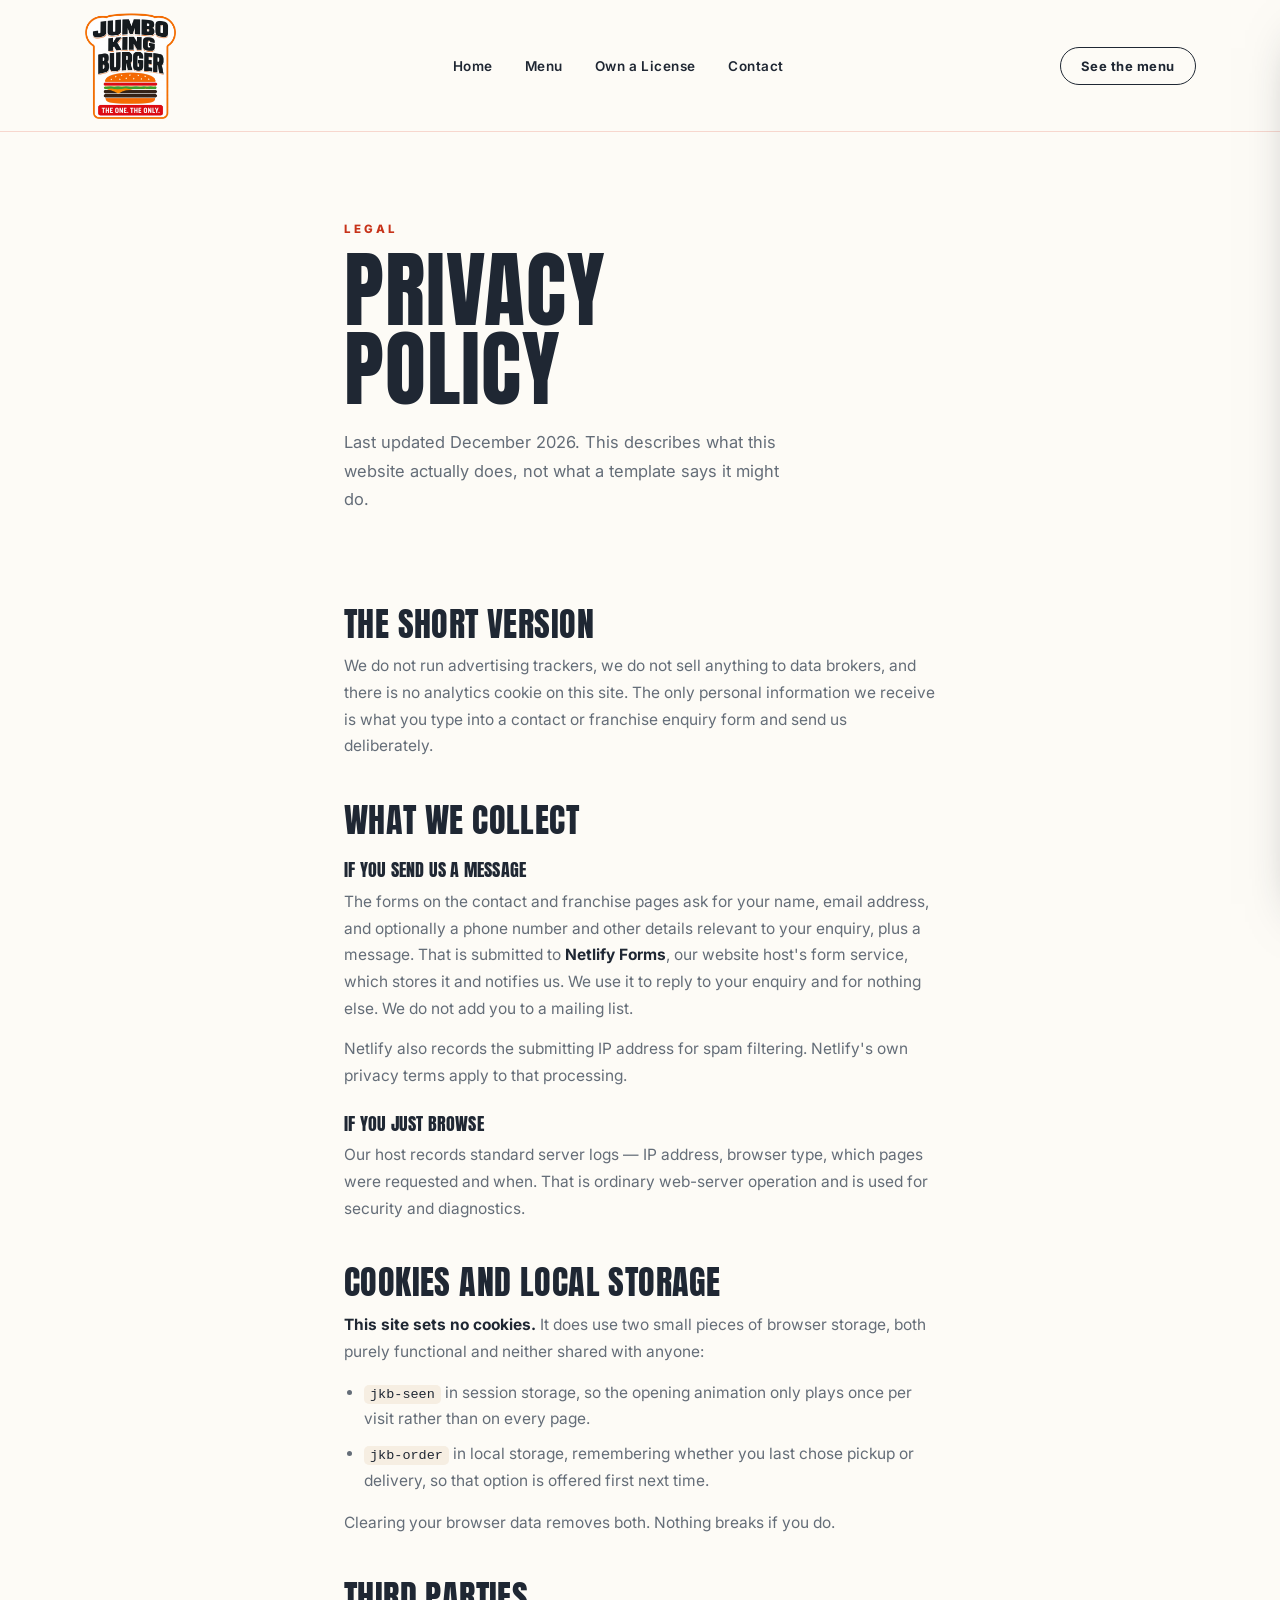
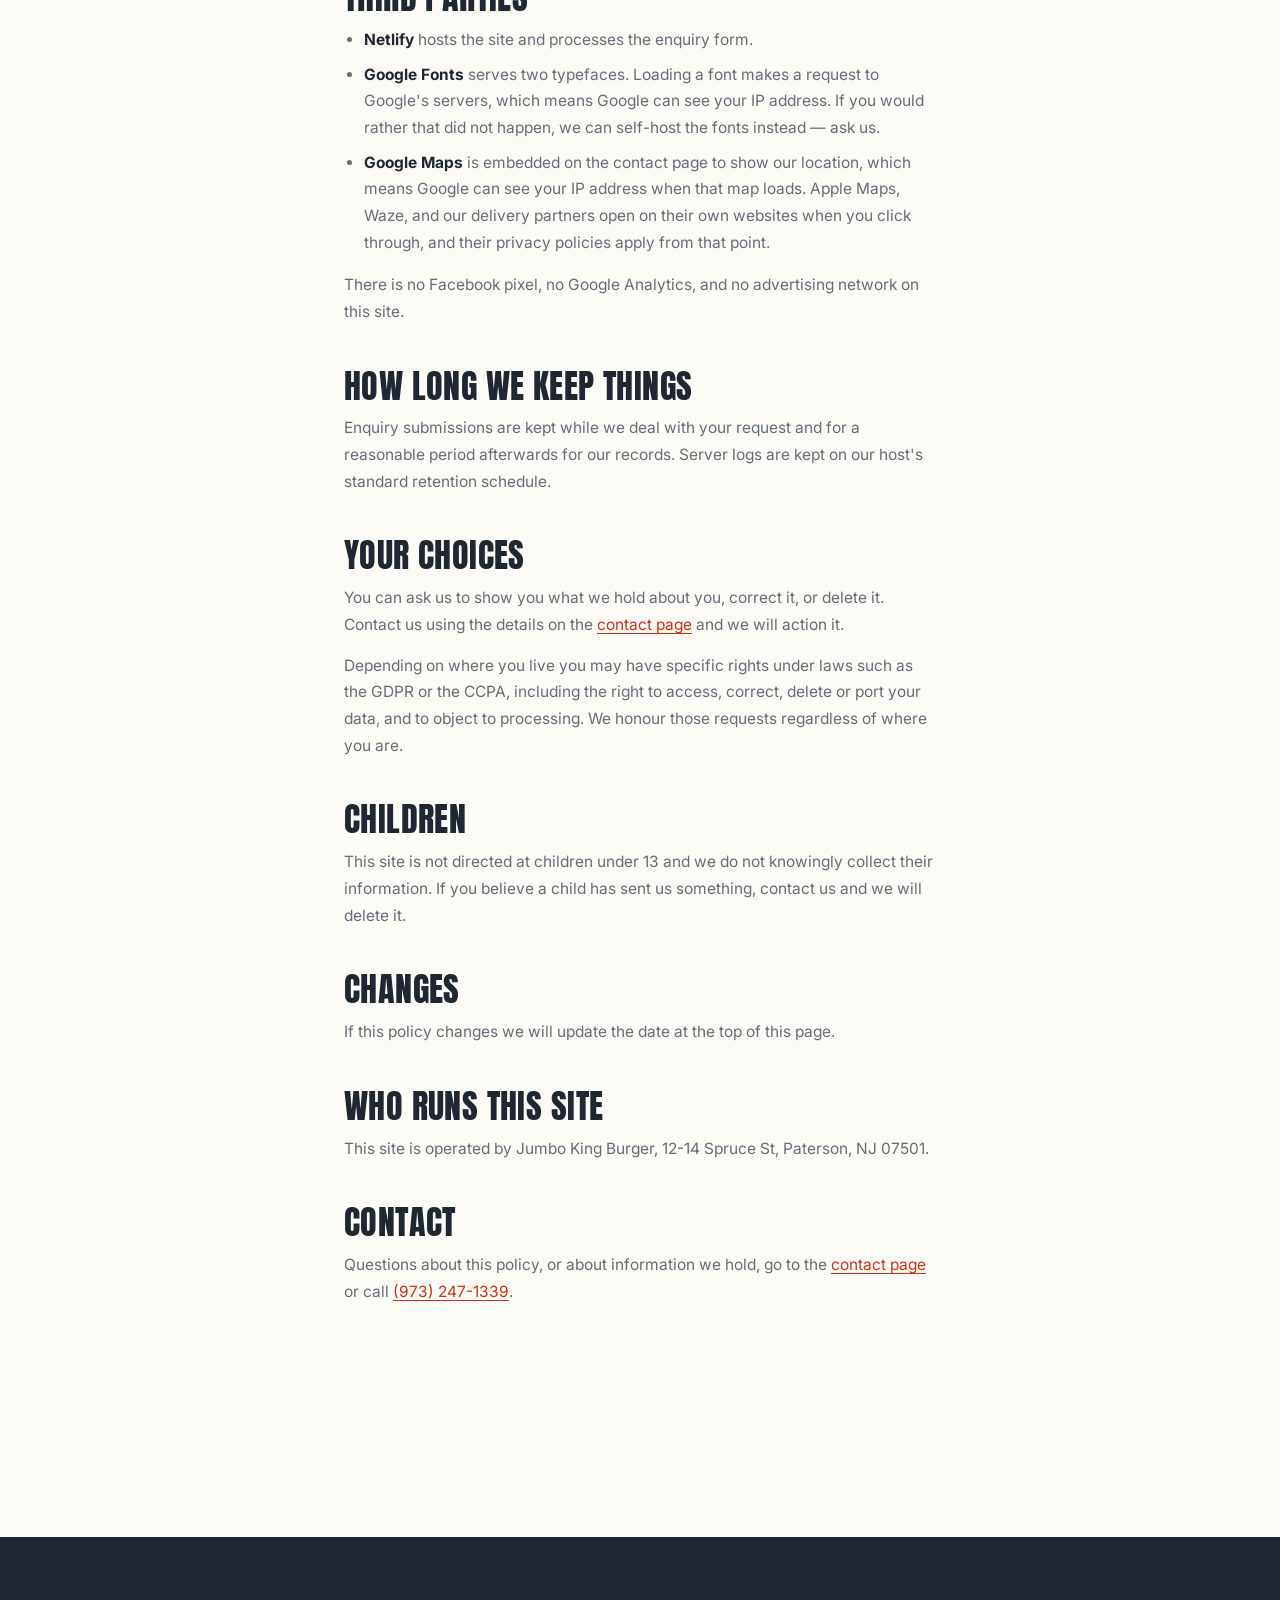
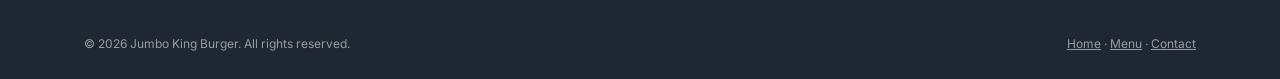
<file: privacy.html>
<!doctype html>
<html lang="en-US" dir="ltr">
<head>
<meta charset="utf-8">
<meta name="viewport" content="width=device-width,initial-scale=1">
<title>Privacy Policy — Jumbo King Burger</title>
<meta name="description" content="What Jumbo King Burger collects when you use this website, why, how long it is kept, and how to have it deleted.">
<meta name="theme-color" content="#DC3A1F">
<link rel="preconnect" href="https://fonts.googleapis.com">
<link rel="preconnect" href="https://fonts.gstatic.com" crossorigin>
<link href="https://fonts.googleapis.com/css2?family=Anton&family=Inter:wght@400;500;600;700;800&display=swap" rel="stylesheet">
<link rel="stylesheet" href="/assets/style.css">
<link rel="icon" type="image/png" href="/assets/favicon.png">
<link rel="manifest" href="/manifest.webmanifest">
<link rel="apple-touch-icon" href="/assets/apple-touch-icon.png">
<link rel="canonical" href="https://jumbokingburgers.com/privacy">
<meta name="referrer" content="strict-origin-when-cross-origin">
<meta property="og:type" content="website">
<meta property="og:site_name" content="Jumbo King Burger">
<meta property="og:locale" content="en_US">
<meta property="og:title" content="Privacy Policy — Jumbo King Burger">
<meta property="og:description" content="What Jumbo King Burger collects when you use this website, why, how long it is kept, and how to have it deleted.">
<meta property="og:url" content="https://jumbokingburgers.com/privacy">
<meta property="og:image" content="https://jumbokingburgers.com/assets/img/og-image.jpg">
<meta property="og:image:width" content="1200">
<meta property="og:image:height" content="630">
<meta property="og:image:alt" content="A flame-grilled Jumbo King Burger with fries and a drink">
<meta name="twitter:card" content="summary_large_image">
<meta name="twitter:title" content="Privacy Policy — Jumbo King Burger">
<meta name="twitter:description" content="What Jumbo King Burger collects when you use this website, why, how long it is kept, and how to have it deleted.">
<meta name="twitter:image" content="https://jumbokingburgers.com/assets/img/og-image.jpg">
<script>document.documentElement.classList.add('js');try{if(sessionStorage.getItem('jkb-seen'))document.documentElement.classList.add('loaded-before')}catch(e){}</script>
</head>
<body>
<a class="skip" href="#main">Skip to content</a>

<header>
  <div class="head-in">
    <a class="brand" href="/" aria-label="Jumbo King Burger home">
      <img class="logo-full" src="/assets/img/logo-full.png" alt="Jumbo King Burger — The one. The only." width="700" height="816">
    </a>
    <nav aria-label="Main">
      <a href="/">Home</a>
      <a href="/menu">Menu</a>
      <a href="/franchise">Own a License</a>
      <a href="/contact">Contact</a>
    </nav>
    <div class="head-cta">
      <a class="btn btn-ghost btn-sm" href="/menu">See the menu</a>
    </div>
    <button class="burger-btn" id="navToggle" aria-label="Open menu" aria-expanded="false"><i></i><i></i><i></i></button>
  </div>
</header>

<nav class="drawer" id="drawer" aria-label="Mobile">
  <div class="drawer-top">
    <span class="drawer-mark" aria-hidden="true">
      <img src="/assets/img/logo-full.png" alt="" width="700" height="816">
    </span>
    <button class="drawer-close" id="drawerClose" aria-label="Close menu">
      <svg viewBox="0 0 24 24" fill="none" stroke="currentColor" stroke-width="2" stroke-linecap="round" aria-hidden="true"><path d="M6 6l12 12M18 6L6 18"/></svg>
    </button>
  </div>

  <ul class="drawer-nav">
    <li><a href="/">Home<svg viewBox="0 0 24 24" fill="none" stroke="currentColor" stroke-width="1.8" aria-hidden="true"><path d="M9 6l6 6-6 6"/></svg></a></li>
    <li><a href="/menu">Menu<svg viewBox="0 0 24 24" fill="none" stroke="currentColor" stroke-width="1.8" aria-hidden="true"><path d="M9 6l6 6-6 6"/></svg></a></li>
    <li><a href="/franchise">Own a License<svg viewBox="0 0 24 24" fill="none" stroke="currentColor" stroke-width="1.8" aria-hidden="true"><path d="M9 6l6 6-6 6"/></svg></a></li>
    <li><a href="/contact">Contact<svg viewBox="0 0 24 24" fill="none" stroke="currentColor" stroke-width="1.8" aria-hidden="true"><path d="M9 6l6 6-6 6"/></svg></a></li>
  </ul>

  <p class="drawer-label">Jump to</p>
  <ul class="drawer-sub">
    <li><a href="/menu#signature">Signature burgers</a></li>
    <li><a href="/menu#deals">Daily deals</a></li>
    <li><a href="/menu#breakfast">Breakfast</a></li>
    <li><a href="/contact#delivery">Delivery partners</a></li>
    <li><a href="/contact#enquiry">Contact us</a></li>
  </ul>

  <div class="drawer-foot">
    <a class="btn btn-primary" href="/contact">Find us</a>
  </div>
</nav>
<div class="scrim" id="scrim"></div>

<main id="main">
  <section class="wrap prose">
    <div class="page-hero">
      <span class="kicker">Legal</span>
      <h1>Privacy<br>policy</h1>
      <p>Last updated <span data-year-full>2026</span>. This describes what this website actually does, not what a template says it might do.</p>
    </div>

    <h2>The short version</h2>
    <p>We do not run advertising trackers, we do not sell anything to data brokers, and there is no analytics cookie on this site. The only personal information we receive is what you type into a contact or franchise enquiry form and send us deliberately.</p>

    <h2>What we collect</h2>
    <h3>If you send us a message</h3>
    <p>The forms on the contact and franchise pages ask for your name, email address, and optionally a phone number and other details relevant to your enquiry, plus a message. That is submitted to <b>Netlify Forms</b>, our website host's form service, which stores it and notifies us. We use it to reply to your enquiry and for nothing else. We do not add you to a mailing list.</p>
    <p>Netlify also records the submitting IP address for spam filtering. Netlify's own privacy terms apply to that processing.</p>

    <h3>If you just browse</h3>
    <p>Our host records standard server logs — IP address, browser type, which pages were requested and when. That is ordinary web-server operation and is used for security and diagnostics.</p>

    <h2>Cookies and local storage</h2>
    <p><b>This site sets no cookies.</b> It does use two small pieces of browser storage, both purely functional and neither shared with anyone:</p>
    <ul>
      <li><code>jkb-seen</code> in session storage, so the opening animation only plays once per visit rather than on every page.</li>
      <li><code>jkb-order</code> in local storage, remembering whether you last chose pickup or delivery, so that option is offered first next time.</li>
    </ul>
    <p>Clearing your browser data removes both. Nothing breaks if you do.</p>

    <h2>Third parties</h2>
    <ul>
      <li><b>Netlify</b> hosts the site and processes the enquiry form.</li>
      <li><b>Google Fonts</b> serves two typefaces. Loading a font makes a request to Google's servers, which means Google can see your IP address. If you would rather that did not happen, we can self-host the fonts instead — ask us.</li>
      <li><b>Google Maps</b> is embedded on the contact page to show our location, which means Google can see your IP address when that map loads. Apple Maps, Waze, and our delivery partners open on their own websites when you click through, and their privacy policies apply from that point.</li>
    </ul>
    <p>There is no Facebook pixel, no Google Analytics, and no advertising network on this site.</p>

    <h2>How long we keep things</h2>
    <p>Enquiry submissions are kept while we deal with your request and for a reasonable period afterwards for our records. Server logs are kept on our host's standard retention schedule.</p>

    <h2>Your choices</h2>
    <p>You can ask us to show you what we hold about you, correct it, or delete it. Contact us using the details on the <a href="/contact">contact page</a> and we will action it.</p>
    <p>Depending on where you live you may have specific rights under laws such as the GDPR or the CCPA, including the right to access, correct, delete or port your data, and to object to processing. We honour those requests regardless of where you are.</p>

    <h2>Children</h2>
    <p>This site is not directed at children under 13 and we do not knowingly collect their information. If you believe a child has sent us something, contact us and we will delete it.</p>

    <h2>Changes</h2>
    <p>If this policy changes we will update the date at the top of this page.</p>

    <h2>Who runs this site</h2>
    <p>This site is operated by Jumbo King Burger, 12-14 Spruce St, Paterson, NJ 07501.</p>

    <h2>Contact</h2>
    <p>Questions about this policy, or about information we hold, go to the <a href="/contact">contact page</a> or call <a href="tel:+19732471339">(973) 247-1339</a>.</p>
  </section>
</main>

<footer>
  <div class="wrap">
    <div class="foot-bottom" style="margin-top:0;border-top:0">
      <span>© <span data-year></span> Jumbo King Burger. All rights reserved.</span>
      <span><a href="/">Home</a> · <a href="/menu">Menu</a> · <a href="/contact">Contact</a></span>
    </div>
  </div>
</footer>

<script src="/assets/data.js"></script>
<script src="/assets/app.js"></script>
</body>
</html>
</file>
<file: assets/style.css>
/* ═══════════ Jumbo King Burger — shared styles ═══════════ */
:root{
  --flame:#DC3A1F;
  --flame-dk:#B02A11;
  /* flame at display sizes only; small text needs this darker cut for AA */
  --flame-text:#C7331A;
  --charcoal:#1F2733;
  --gold:#F2A93B;
  --paper:#FDFBF6;
  --cream:#F6EEE2;
  --ink:#1F2733;
  --soft:#646D78;
  --hair:rgba(220,58,31,.18);
  --display:Anton,Impact,"Arial Narrow Bold",sans-serif;
  --body:Inter,ui-sans-serif,system-ui,-apple-system,"Segoe UI",Roboto,sans-serif;
  --head-h:132px;
  --pad:clamp(20px,5vw,84px);
  --gap:clamp(72px,11vw,168px);
  /* radii: three steps only — pill, card, chip */
  --r:26px;
  --r-card:20px;
  --r-chip:10px;
  /* elevation: three steps, all keyed to the charcoal ink */
  --e1:0 2px 8px -4px rgba(31,39,51,.18);
  --e2:0 18px 34px -20px rgba(31,39,51,.40);
  --e3:0 26px 50px -22px rgba(31,39,51,.52);
  --ease:cubic-bezier(.22,1,.36,1);
}
*,*::before,*::after{box-sizing:border-box}
.sr-only{position:absolute;width:1px;height:1px;padding:0;margin:-1px;overflow:hidden;clip:rect(0,0,0,0);white-space:nowrap;border:0}
html{scroll-behavior:smooth;scroll-padding-top:150px}
body{margin:0;background:var(--paper);color:var(--ink);font-family:var(--body);font-size:16px;
  -webkit-font-smoothing:antialiased;overflow-x:hidden}
h1,h2,h3{font-family:var(--display);font-weight:400;text-transform:uppercase;letter-spacing:.012em;line-height:.94;margin:0}
h1{font-size:clamp(42px,6.6vw,88px)}
h2{font-size:clamp(32px,4.6vw,60px)}
h3{font-size:clamp(22px,2.4vw,30px)}
p{line-height:1.72;color:var(--soft);margin:0;font-size:15.5px}
a{color:inherit}
img,svg{display:block;max-width:100%}
button{font:inherit;color:inherit;background:none;border:0;cursor:pointer}
.wrap{max-width:1240px;margin:0 auto;padding-inline:var(--pad)}
.kicker{display:block;font-size:11.5px;font-weight:800;letter-spacing:.26em;text-transform:uppercase;color:var(--flame);margin-bottom:14px}
:focus-visible{outline:3px solid var(--flame);outline-offset:3px;border-radius:6px}
.skip{position:absolute;left:-9999px;top:0;background:var(--flame);color:#fff;padding:12px 20px;z-index:99;border-radius:0 0 8px 0}
.skip:focus{left:0}

/* ═══════════ buttons ═══════════ */
.btn{display:inline-flex;align-items:center;justify-content:center;gap:9px;font-family:var(--body);
  font-weight:700;font-size:14px;letter-spacing:.04em;padding:15px 30px;border-radius:999px;text-decoration:none;
  border:1.5px solid var(--charcoal);transition:transform .18s cubic-bezier(.22,1,.36,1),background .18s,color .18s,border-color .18s;white-space:nowrap}
.btn:hover{transform:translateY(-2px)}
.btn:active{transform:none}
.btn-primary{background:var(--flame);border-color:var(--flame);color:#fff}
.btn-primary:hover{background:var(--flame-dk);border-color:var(--flame-dk)}
.btn-ghost{background:transparent}
.btn-ghost:hover{background:var(--charcoal);color:var(--paper)}
.btn-light{background:#fff;border-color:#fff;color:var(--flame-text)}
.btn-sm{padding:10px 20px;font-size:13px}

/* ═══════════ header ═══════════ */
header{position:fixed;inset:0 0 auto 0;z-index:50;height:var(--head-h);background:rgba(253,251,246,.92);
  backdrop-filter:blur(14px);border-bottom:1px solid var(--hair);transition:height .25s}
body.scrolled header{height:92px}
body.scrolled .brand .logo-full{height:76px}
.head-in{max-width:1240px;height:100%;margin:0 auto;padding-inline:var(--pad);display:flex;align-items:center;justify-content:space-between;gap:20px}
.brand{display:flex;align-items:center;gap:12px;text-decoration:none}
.brand .logo-full{height:108px;width:auto;flex:0 0 auto;transition:height .25s,transform .25s}
.brand:hover .logo-full{transform:scale(1.04)}
nav{display:flex;align-items:center;gap:32px}
nav a{font-size:13.5px;font-weight:600;letter-spacing:.04em;text-decoration:none;color:var(--ink);position:relative;padding:5px 0;transition:color .2s}
nav a::after{content:"";position:absolute;left:0;bottom:0;height:2px;width:0;background:var(--flame);transition:width .25s}
nav a:hover{color:var(--flame)}
nav a:hover::after,nav a.active::after{width:100%}
nav a.active{color:var(--flame)}
.head-cta{display:flex;gap:9px}
.burger-btn{display:none;width:44px;height:44px;flex-direction:column;align-items:center;justify-content:center;gap:5px}
.burger-btn i{width:22px;height:2px;background:var(--flame);border-radius:2px;transition:transform .3s,opacity .2s}
body.nav-open .burger-btn i:nth-child(1){transform:translateY(7px) rotate(45deg)}
body.nav-open .burger-btn i:nth-child(2){opacity:0}
body.nav-open .burger-btn i:nth-child(3){transform:translateY(-7px) rotate(-45deg)}
@media(max-width:1024px){nav,.head-cta{display:none}.burger-btn{display:flex}}

.drawer{position:fixed;inset:0 0 0 auto;width:min(340px,88vw);z-index:60;background:var(--flame);color:#fff;
  transform:translateX(101%);transition:transform .42s cubic-bezier(.22,1,.36,1);display:flex;flex-direction:column;padding:26px;overflow-y:auto}
body.nav-open .drawer{transform:none}
.drawer a{font-family:var(--display);font-size:27px;text-transform:uppercase;text-decoration:none;padding:12px 0;border-bottom:1px solid rgba(255,255,255,.2)}
.drawer .btn{margin-top:22px;background:#fff;border-color:#fff;color:var(--flame-text)}
.scrim{position:fixed;inset:0;background:rgba(31,39,51,.55);z-index:55;opacity:0;pointer-events:none;transition:opacity .3s}
body.nav-open .scrim,body.sheet-open .scrim{opacity:1;pointer-events:auto}

/* ═══════════ order bar (mobile) ═══════════ */
.orderbar{position:fixed;top:var(--head-h);left:0;right:0;z-index:45;display:grid;grid-template-columns:1fr 1fr;
  gap:8px;padding:8px var(--pad);background:var(--paper);border-bottom:1px solid var(--hair);transition:top .25s}
body.scrolled .orderbar{top:92px}
.orderbar button{display:flex;align-items:center;justify-content:center;gap:8px;padding:11px;border-radius:999px;
  background:var(--flame);color:#fff;font-weight:700;font-size:12.5px;letter-spacing:.14em;text-transform:uppercase}
.orderbar button:last-child{background:transparent;color:var(--flame-text);border:1.5px solid var(--flame)}
.orderbar svg{width:17px;height:17px}
@media(min-width:1025px){.orderbar{display:none}}

/* ═══════════ photo slots ═══════════ */
.ph{position:relative;overflow:hidden;border-radius:var(--r);background:var(--cream);display:grid;place-items:center}
.ph img{width:100%;height:100%;object-fit:cover;display:block}
.ph .ghost{width:74%;height:auto;opacity:.5}
.ph .tag{position:absolute;left:12px;bottom:12px;background:rgba(31,39,51,.62);color:#fff;font-size:10px;
  font-weight:700;letter-spacing:.09em;padding:5px 9px;border-radius:6px;backdrop-filter:blur(4px);font-family:ui-monospace,monospace}
.ph.r43{aspect-ratio:4/3}
.ph.r45{aspect-ratio:4/5}
.ph.r11{aspect-ratio:1/1}
.ph.r169{aspect-ratio:16/9}
.caption{position:absolute;left:16px;bottom:16px;background:rgba(31,39,51,.55);color:#fff;font-size:12px;
  font-weight:600;padding:7px 14px;border-radius:999px;backdrop-filter:blur(6px)}

/* ═══════════ main / page hero ═══════════ */
main{padding-top:calc(var(--head-h) + 60px)}
@media(min-width:1025px){main{padding-top:var(--head-h)}}
.page-hero{padding-block:clamp(40px,7vw,96px) clamp(20px,3vw,36px);max-width:720px}
.page-hero h1{color:var(--charcoal)}
.page-hero p{margin-top:20px;max-width:46ch;font-size:16.5px}

/* ═══════════ home hero ═══════════ */
.hero{display:grid;grid-template-columns:1fr 1.05fr;gap:clamp(28px,5vw,72px);align-items:center;
  padding-block:clamp(36px,6vw,84px)}
.hero h1{color:var(--charcoal)}
.hero h1 em{font-style:normal;color:var(--flame)}
.hero .tagline{font-family:var(--display);font-size:clamp(13px,1.5vw,17px);letter-spacing:.32em;color:var(--flame-text);margin-top:18px}
.hero p{max-width:40ch;margin-top:18px}
.pick{display:flex;gap:12px;margin-top:32px;flex-wrap:wrap}
.pick a{flex:0 0 auto;width:132px;background:#fff;border:1px solid var(--hair);border-radius:18px;padding:20px 16px;
  text-align:center;text-decoration:none;transition:transform .22s cubic-bezier(.22,1,.36,1),box-shadow .22s,border-color .22s}
.pick a:hover{transform:translateY(-4px);box-shadow:0 18px 34px -20px rgba(31,39,51,.4);border-color:var(--flame)}
.pick svg{width:34px;height:34px;margin:0 auto 12px;color:var(--flame)}
.pick b{display:block;font-size:13px;font-weight:700;line-height:1.35;color:var(--ink)}
.status{display:inline-flex;align-items:center;gap:8px;padding:7px 15px;border-radius:999px;background:var(--cream);
  font-size:11.5px;font-weight:800;letter-spacing:.1em;text-transform:uppercase;margin-bottom:22px}
.status .dot{width:8px;height:8px;border-radius:50%;background:var(--soft);position:relative}
.status.open .dot{background:#4E8A3E}
.status.open .dot::after{content:"";position:absolute;inset:-4px;border-radius:50%;border:2px solid #4E8A3E;animation:pulse 2.2s infinite}
@keyframes pulse{0%{transform:scale(.6);opacity:1}100%{transform:scale(1.5);opacity:0}}
@media(max-width:900px){.hero{grid-template-columns:1fr;text-align:center}.hero p{margin-inline:auto}.pick{justify-content:center}}

/* ═══════════ marquee ═══════════ */
.marquee{background:var(--flame);color:#fff;overflow:hidden;padding:15px 0;display:flex;margin-top:var(--gap)}
.mtrack{display:flex;gap:44px;padding-right:44px;animation:marq 30s linear infinite;flex:0 0 auto}
.mtrack span{font-family:var(--display);font-size:clamp(17px,2vw,26px);text-transform:uppercase;letter-spacing:.06em;white-space:nowrap;display:flex;align-items:center;gap:44px}
.mtrack span::after{content:"★";font-size:.5em;color:var(--gold)}
@keyframes marq{to{transform:translateX(-100%)}}

/* ═══════════ reveal ═══════════ */
.js .reveal{opacity:0;transform:translateY(30px);transition:opacity .9s ease,transform .9s cubic-bezier(.22,1,.36,1)}
.js .reveal.in{opacity:1;transform:none}

/* ═══════════ showcase ═══════════ */
.showcase{margin-top:var(--gap);display:flex;flex-direction:column;gap:clamp(20px,3vw,32px)}
.show{display:grid;grid-template-columns:1fr 1fr;border:1px solid var(--hair);border-radius:var(--r);overflow:hidden;background:#fff}
.show .ph{border-radius:0;aspect-ratio:auto;min-height:clamp(300px,42vw,520px)}
.show .copy{padding:clamp(28px,4vw,60px);display:flex;flex-direction:column;justify-content:center}
.show h2{color:var(--flame)}
.show p{margin-top:16px;max-width:34ch}
.show .btn{margin-top:28px;align-self:flex-start}
.show:nth-child(even) .ph{order:2}
@media(max-width:820px){
  .show{grid-template-columns:1fr}
  .show:nth-child(even) .ph{order:0}
  .show .ph{min-height:280px}
  .show .btn{align-self:stretch;justify-content:center}
}

/* ═══════════ bands ═══════════ */
.band{margin-top:clamp(20px,3vw,32px);border-radius:var(--r);padding:clamp(30px,4.5vw,58px);
  display:flex;align-items:center;justify-content:space-between;gap:26px;flex-wrap:wrap}
.band.flame{background:var(--flame);color:#fff}
.band.dark{background:var(--charcoal);color:var(--paper)}
.band h3{color:inherit}
.band p{color:rgba(255,255,255,.78);margin-top:10px;max-width:38ch}
.band .figure{font-family:var(--display);font-size:clamp(46px,7.5vw,92px);line-height:.84;color:var(--gold)}
.band.flame .figure{color:#fff}

/* ═══════════ signature grid ═══════════ */
.sec-head{margin-top:var(--gap);max-width:620px}
.sec-head h2{color:var(--charcoal)}
.sec-head p{margin-top:16px}
.flyers{margin-top:clamp(24px,3.4vw,40px);display:grid;grid-template-columns:repeat(auto-fit,minmax(min(420px,100%),1fr));gap:clamp(16px,2.4vw,28px);align-items:start}
.flyers img{width:100%;height:auto;display:block;border-radius:var(--r-card);border:1px solid var(--hair)}
.sig{margin-top:clamp(28px,4vw,52px);display:grid;grid-template-columns:repeat(auto-fill,minmax(min(272px,100%),1fr));gap:clamp(16px,2.2vw,28px)}
.sig article{display:flex;flex-direction:column}
.sig .ph{border:1px solid var(--hair)}
.sig .meta{display:flex;align-items:baseline;justify-content:space-between;gap:12px;margin-top:18px}
.sig h3{font-size:19px;color:var(--charcoal);letter-spacing:.02em}
.sig .no{font-family:var(--display);font-size:14px;color:var(--flame-text);flex:0 0 auto}
.sig .cost{margin-top:10px;display:flex;gap:18px;font-size:14px}
/* Ingredient line under each signature name. Descriptions vary in length, so
   the price row is pushed to the bottom to keep it level across the grid. */
.sig .desc{margin-top:8px;font-size:13.5px;line-height:1.55;color:var(--soft)}
.sig .cost{margin-top:auto;padding-top:12px}
.sig .cost span{color:var(--soft)}
.sig .cost b{color:var(--ink);font-weight:700}
.sig .cost .vm b{color:var(--flame)}

/* ═══════════ menu list ═══════════ */
.menu-nav{position:sticky;top:calc(var(--head-h) + 60px);z-index:40;background:var(--paper);
  border-bottom:1px solid var(--hair);margin-top:var(--gap);transition:top .25s}
body.scrolled .menu-nav{top:calc(92px + 60px)}
@media(min-width:1025px){.menu-nav{top:var(--head-h)}body.scrolled .menu-nav{top:92px}}
.menu-nav .in{display:flex;gap:26px;overflow-x:auto;padding:16px var(--pad);max-width:1240px;margin:0 auto;scrollbar-width:none}
.menu-nav .in::-webkit-scrollbar{display:none}
.menu-nav a{flex:0 0 auto;font-size:13px;font-weight:600;letter-spacing:.05em;text-decoration:none;color:var(--soft);
  padding-bottom:3px;border-bottom:2px solid transparent;transition:color .2s,border-color .2s}
.menu-nav a:hover{color:var(--ink)}
.menu-nav a.active{color:var(--flame);border-color:var(--flame)}

.mblock{margin-top:clamp(52px,7vw,96px)}
.mblock > h3{color:var(--charcoal);padding-bottom:16px;border-bottom:2px solid var(--flame);margin-bottom:8px}
.mblock .lede{font-size:12px;font-weight:700;letter-spacing:.12em;text-transform:uppercase;color:var(--soft);margin-bottom:20px}
.cols{display:grid;grid-template-columns:repeat(auto-fill,minmax(min(360px,100%),1fr));gap:0 clamp(30px,5vw,72px)}
.item{display:flex;flex-wrap:wrap;align-items:baseline;gap:14px;padding:17px 0;border-bottom:1px solid rgba(31,39,51,.09)}
.item .nm{font-size:16px;font-weight:600;color:var(--ink);flex:0 0 auto;max-width:62%}
.item .nm em{display:block;font-style:normal;font-size:12.5px;font-weight:400;color:var(--soft);margin-top:4px;line-height:1.5}
.item .dots{flex:1;border-bottom:1px dotted rgba(31,39,51,.28);transform:translateY(-4px);min-width:18px}
.item .val{flex:0 0 auto;font-size:15px;font-weight:700;color:var(--flame);white-space:nowrap;text-align:right;margin-left:auto}
.item .val i{font-style:normal;display:block;font-size:10.5px;font-weight:700;letter-spacing:.1em;text-transform:uppercase;color:var(--soft)}
.item .multi{display:flex;gap:16px}
/* Small square beside a priced line. Deliberately small — the source art is
   low resolution, so it reads as a cue rather than a photograph. */
.item .thumb{flex:0 0 auto;align-self:center;width:46px;height:46px;border-radius:9px;
  object-fit:cover;background:#fff;border:1px solid rgba(31,39,51,.10)}
.note{margin-top:18px;font-size:12.5px;color:var(--soft);font-weight:500}

/* ═══════════ grill (scroll-scrubbed) ═══════════ */
.grill{position:relative;height:260vh;margin-top:var(--gap);background:var(--charcoal);color:var(--paper)}
.grill-sticky{position:sticky;top:var(--head-h);height:calc(100vh - var(--head-h));display:grid;
  grid-template-columns:1fr 1fr;align-items:center;gap:48px;max-width:1240px;margin:0 auto;padding-inline:var(--pad)}
.grill h2{color:#fff}
.grill p{color:rgba(253,251,246,.6)}
.grill .kicker{color:var(--gold)}
.gsteps{margin-top:28px;padding:0;list-style:none}
.gsteps li{display:flex;gap:16px;align-items:baseline;padding:13px 0;border-top:1px solid rgba(255,255,255,.13);opacity:.28;transition:opacity .4s}
.gsteps li.on{opacity:1}
.gsteps b{font-family:var(--display);font-size:13px;color:var(--gold);min-width:24px}
.gsteps span{font-size:15.5px;font-weight:500;color:var(--paper)}
.gstage{display:flex;align-items:center;justify-content:center;height:100%;position:relative}
.gstage .stack{width:min(360px,80%);height:auto;overflow:visible;position:relative;z-index:1}
.gstage .fire{position:absolute;bottom:14%;left:50%;transform:translateX(-50%);width:min(400px,88%);z-index:0;opacity:.85}
.fl-a{animation:flick 1.5s ease-in-out infinite alternate;transform-origin:50% 100%}
.fl-b{animation:flick 1.1s ease-in-out infinite alternate-reverse;transform-origin:50% 100%}
.fl-c{animation:flick 1.9s ease-in-out infinite alternate;transform-origin:50% 100%}
@keyframes flick{from{transform:scaleY(.92) scaleX(1.02)}to{transform:scaleY(1.08) scaleX(.97)}}
@media(max-width:900px){
  .grill{height:auto;padding-block:64px}
  .grill-sticky{position:static;height:auto;grid-template-columns:1fr;gap:36px}
  .gsteps li{opacity:1}
  .gstage .stack{width:min(280px,66vw)}
}

/* ═══════════ location ═══════════ */
.loc{margin-top:clamp(28px,4vw,48px);display:grid;grid-template-columns:1.08fr .92fr;gap:clamp(16px,2.4vw,28px)}
.loc-map{border-radius:var(--r);overflow:hidden;position:relative;min-height:400px;cursor:pointer;border:1px solid var(--hair);
  display:flex;align-items:center;justify-content:center;
  background:linear-gradient(125deg,rgba(242,169,59,.16),transparent 56%),
    repeating-linear-gradient(0deg,var(--cream) 0 38px,rgba(220,58,31,.09) 38px 40px),
    repeating-linear-gradient(90deg,var(--cream) 0 62px,rgba(220,58,31,.09) 62px 64px)}
.loc-map:hover .pin{transform:translateY(-8px)}
.pin{transition:transform .4s cubic-bezier(.22,1,.36,1);filter:drop-shadow(0 14px 12px rgba(31,39,51,.26))}
.map-cta{position:absolute;left:50%;bottom:24px;transform:translateX(-50%);background:#fff;padding:12px 22px;
  border-radius:999px;font-size:12px;font-weight:700;letter-spacing:.1em;text-transform:uppercase;
  box-shadow:0 14px 30px -16px rgba(31,39,51,.5);white-space:nowrap}
.loc-info{display:flex;flex-direction:column;gap:12px}
.card{background:#fff;border:1px solid var(--hair);border-radius:20px;padding:24px 26px}
.card h3{margin:0 0 12px;font-size:11px;font-weight:800;letter-spacing:.2em;text-transform:uppercase;color:var(--flame-text)}
.card p,.card a{font-size:16px;color:var(--ink);font-weight:500;text-decoration:none;line-height:1.6}
.card a{display:block}
.card a:hover{color:var(--flame)}
.hours{display:flex;flex-direction:column;gap:2px}
.hours div{display:flex;justify-content:space-between;gap:14px;font-size:14.5px;padding:6px 9px;border-radius:8px;color:var(--soft);font-weight:500}
.hours div.today{background:var(--cream);color:var(--ink);font-weight:700}
@media(max-width:900px){.loc{grid-template-columns:1fr}.loc-map{min-height:300px}}

/* ═══════════ delivery partners ═══════════ */
.partners{margin-top:clamp(28px,4vw,48px);display:grid;grid-template-columns:repeat(auto-fit,minmax(min(210px,100%),1fr));gap:14px}
.partner{background:#fff;border:1px solid var(--hair);border-radius:20px;padding:26px;text-align:center;
  text-decoration:none;transition:transform .22s cubic-bezier(.22,1,.36,1),box-shadow .22s,border-color .22s}
.partner:hover{transform:translateY(-4px);box-shadow:0 18px 34px -20px rgba(31,39,51,.35);border-color:var(--flame)}
.partner b{display:block;font-family:var(--display);font-size:22px;color:var(--charcoal);text-transform:uppercase}
.partner span{display:block;font-size:12px;color:var(--soft);margin-top:6px;font-weight:600}

/* ═══════════ reviews ═══════════ */
.rev-head{display:flex;align-items:flex-end;justify-content:space-between;gap:24px;flex-wrap:wrap}
.score{display:flex;align-items:center;gap:18px;margin-top:26px}
.score .big{font-family:var(--display);font-size:clamp(44px,6vw,72px);line-height:.82;color:var(--charcoal)}
.stars{display:flex;gap:2px;color:var(--gold);font-size:19px}
.rail{display:flex;gap:16px;overflow-x:auto;scroll-snap-type:x mandatory;padding:26px 0 22px;scrollbar-width:none}
.rail::-webkit-scrollbar{display:none}
.quote{scroll-snap-align:start;flex:0 0 min(330px,80vw);background:#fff;border:1px solid var(--hair);
  border-radius:20px;padding:26px;display:flex;flex-direction:column;gap:14px}
.quote p{color:var(--ink);font-size:15.5px;line-height:1.62}
.quote .who{font-size:11px;font-weight:800;letter-spacing:.11em;text-transform:uppercase;color:var(--soft);margin-top:auto}
.rail-nav{display:flex;gap:8px}
.rail-nav button{width:42px;height:42px;border-radius:50%;border:1.5px solid var(--charcoal);display:grid;place-items:center;font-size:18px;transition:background .2s,color .2s}
.rail-nav button:hover{background:var(--charcoal);color:var(--paper)}

/* ═══════════ footer ═══════════ */
footer{background:var(--charcoal);color:var(--paper);margin-top:var(--gap);padding:clamp(48px,6vw,84px) 0 28px}
.foot-grid{display:grid;grid-template-columns:1.6fr 1fr 1fr;gap:36px}
footer h5{font-size:11px;font-weight:800;letter-spacing:.2em;text-transform:uppercase;color:var(--gold);margin:0 0 14px}
footer .fl a{display:block;text-decoration:none;padding:6px 0;font-size:14px;opacity:.72;transition:opacity .2s,transform .2s}
footer .fl a:hover{opacity:1;transform:translateX(3px)}
.foot-bottom{margin-top:44px;padding-top:22px;border-top:1px solid rgba(253,251,246,.14);display:flex;justify-content:space-between;gap:14px;flex-wrap:wrap;font-size:12px;opacity:.55}
@media(max-width:760px){.foot-grid{grid-template-columns:1fr}}

/* ═══════════ sheet ═══════════ */
.sheet{position:fixed;left:0;right:0;bottom:0;z-index:70;display:flex;justify-content:center;padding:12px;
  transform:translateY(115%);transition:transform .36s cubic-bezier(.22,1,.36,1)}
.sheet.on{transform:none}
.sheet-in{width:100%;max-width:440px;display:flex;flex-direction:column;gap:9px}
.sheet-card{background:#fff;border-radius:18px;overflow:hidden;box-shadow:0 24px 50px -20px rgba(31,39,51,.5)}
.sheet-card p{padding:14px;text-align:center;font-size:11.5px;font-weight:800;letter-spacing:.11em;text-transform:uppercase;border-bottom:1px solid #ebebeb;color:var(--soft)}
.sheet-card a{display:block;padding:16px;text-align:center;font-size:17px;font-weight:600;color:var(--flame);text-decoration:none;border-bottom:1px solid #ebebeb}
.sheet-card a:last-child{border-bottom:0}
.sheet-card a:hover{background:#f8f8f8}
.sheet-cancel{background:#fff;border-radius:18px;padding:16px;font-size:17px;font-weight:800;color:var(--flame);box-shadow:0 24px 50px -20px rgba(31,39,51,.5)}

/* ═══════════════════════════════════════════════════════════════
   POLISH — loader, page transitions, micro-interactions
   ═══════════════════════════════════════════════════════════════ */

/* ─── native cross-page transitions (Chrome/Safari; others just navigate) ─── */
@view-transition { navigation: auto; }
header{view-transition-name:site-header}
footer{view-transition-name:site-footer}
::view-transition-old(root){animation:vt-out .22s ease both}
::view-transition-new(root){animation:vt-in .32s cubic-bezier(.22,1,.36,1) both}
@keyframes vt-out{to{opacity:0;transform:translateY(-8px)}}
@keyframes vt-in{from{opacity:0;transform:translateY(12px)}}

/* ─── opening loader ──────────────────────────────────────────────
   Self-clearing: the fade-out is a CSS animation with fill-mode
   forwards, so the loader leaves the screen even if JS never runs.
   ─────────────────────────────────────────────────────────────── */
#loader{
  position:fixed;inset:0;z-index:9999;background:var(--paper);
  display:grid;place-items:center;gap:0;
  animation:loader-out .5s cubic-bezier(.76,0,.24,1) .9s forwards;
}
@keyframes loader-out{to{opacity:0;visibility:hidden;transform:translateY(-100%)}}
.loaded-before #loader,.no-loader #loader{display:none}
#loader .lbox{display:flex;flex-direction:column;align-items:center;gap:26px}
/* .lbox/.llogo pop-in is a no-JS fallback only — html gets .js before body
   parses, so this never runs alongside motion.js's real per-piece reveal.
   Unscoped, it was replaying the old "one flat picture" pop on every visit,
   layered on top of (and fighting) the granular JS animation. */
html:not(.js) #loader .lbox{animation:lbox-in .5s cubic-bezier(.22,1,.36,1) both}
@keyframes lbox-in{from{opacity:0;transform:scale(.94)}}

/* The stack is wider than the badge itself on purpose: the badge sits at
   76% width so the flame — full width, behind it — has room to show past
   both edges near the base instead of being fully hidden underneath. */
#loader .lstack{position:relative;width:min(210px,58vw)}

#loader .lflame{position:absolute;left:50%;bottom:2%;transform:translateX(-50%);
  width:100%;z-index:0}
#loader .llogo{position:relative;z-index:1;display:block;width:76%;height:auto;margin:0 auto}
html:not(.js) #loader .llogo{animation:lpop .55s cubic-bezier(.2,.9,.25,1.15) both}
@keyframes lpop{from{opacity:0;transform:translateY(-18px) scale(.96)}}

#loader .lbar{width:min(190px,54vw);height:3px;border-radius:2px;background:var(--cream);overflow:hidden}
#loader .lbar i{display:block;height:100%;width:100%;background:var(--flame);transform-origin:left;
  animation:lbar 1.4s cubic-bezier(.5,0,.2,1) both}
@keyframes lbar{from{transform:scaleX(0)}to{transform:scaleX(1)}}


/* ─── skeletons ───────────────────────────────────────────────────
   These sit in the HTML and are replaced wholesale when app.js
   renders. On a fast connection you never see them; on a slow one
   the page has shape instead of a blank gap.
   ─────────────────────────────────────────────────────────────── */
.skel{position:relative;overflow:hidden;background:var(--cream);border-radius:8px}
.skel::after{content:"";position:absolute;inset:0;
  background:linear-gradient(100deg,transparent 30%,rgba(255,255,255,.85) 50%,transparent 70%);
  transform:translateX(-100%);animation:shimmer 1.5s infinite}
@keyframes shimmer{to{transform:translateX(100%)}}
.skel-line{height:13px;margin-bottom:11px}
.skel-line:last-child{margin-bottom:0}
.skel-title{height:36px;margin:14px 0 20px;border-radius:10px}
.w70{width:70%}
.w40{width:40%}
.skel-show{display:grid;grid-template-columns:1fr 1fr;border:1px solid var(--hair);border-radius:var(--r);overflow:hidden}
@media(max-width:820px){.skel-show{grid-template-columns:1fr}}
/* photo slots shimmer only while a real image is actually in flight */
.ph.loading{background:var(--cream)}
.ph.loading::before{content:"";position:absolute;inset:0;z-index:1;
  background:linear-gradient(100deg,transparent 30%,rgba(255,255,255,.85) 50%,transparent 70%);
  transform:translateX(-100%);animation:shimmer 1.5s infinite}

/* ─── scroll progress ─────────────────────────────────────────── */
#progress{position:fixed;top:0;left:0;height:3px;z-index:52;width:100%;transform:scaleX(0);transform-origin:left;
  background:linear-gradient(90deg,var(--flame),var(--gold));will-change:transform}

/* ─── back to top ─────────────────────────────────────────────── */
#toTop{position:fixed;right:clamp(16px,3vw,32px);bottom:clamp(16px,3vw,32px);z-index:44;
  width:50px;height:50px;border-radius:50%;background:var(--flame);color:#fff;display:grid;place-items:center;
  box-shadow:0 14px 28px -12px rgba(31,39,51,.6);opacity:0;transform:translateY(16px) scale(.85);
  pointer-events:none;transition:opacity .3s,transform .3s cubic-bezier(.22,1,.36,1),background .2s}
#toTop.on{opacity:1;transform:none;pointer-events:auto}
#toTop:hover{background:var(--flame-dk);transform:translateY(-3px)}
#toTop svg{width:20px;height:20px}

/* ─── toast ───────────────────────────────────────────────────── */
#toast{position:fixed;left:50%;bottom:28px;z-index:80;transform:translate(-50%,20px);opacity:0;pointer-events:none;
  background:var(--charcoal);color:var(--paper);font-size:13.5px;font-weight:600;padding:12px 22px;border-radius:999px;
  box-shadow:0 18px 34px -16px rgba(31,39,51,.7);transition:opacity .28s,transform .28s cubic-bezier(.22,1,.36,1)}
#toast.on{opacity:1;transform:translate(-50%,0)}

/* ─── selection + scrollbar ───────────────────────────────────── */
::selection{background:var(--flame);color:#fff}
html{scrollbar-color:var(--flame) var(--cream);scrollbar-width:thin}
::-webkit-scrollbar{width:11px;height:11px}
::-webkit-scrollbar-track{background:var(--cream)}
::-webkit-scrollbar-thumb{background:var(--flame);border-radius:999px;border:3px solid var(--cream)}
::-webkit-scrollbar-thumb:hover{background:var(--flame-dk)}

/* ─── staggered reveals ───────────────────────────────────────────
   Hidden only when JS is present (the inline head script sets .js), so
   a script failure can never leave the page blank. */
.js [data-stagger] > *{opacity:0;transform:translateY(26px);
  transition:opacity .75s ease var(--d,0ms),transform .75s cubic-bezier(.22,1,.36,1) var(--d,0ms)}
.js [data-stagger].in > *{opacity:1;transform:none}

/* ─── handshake with motion.js ────────────────────────────────────
   Once the anime layer owns an element it writes inline transforms every
   frame; leaving a CSS transition on the same properties makes the two
   fight. .motion-owned stands the CSS down. */
.motion-owned,.motion-owned > *{transition:none!important}
.w{display:inline-block;white-space:pre-wrap}

/* ═══════════════════════════════════════════════════════════════
   P3 — UI refinement
   ═══════════════════════════════════════════════════════════════ */

/* ─── buttons: size ramp + real states ────────────────────────── */
.btn-lg{padding:18px 38px;font-size:15.5px}
.btn:disabled,.btn[aria-disabled="true"]{opacity:.45;cursor:not-allowed;transform:none!important;box-shadow:none}
.btn:active:not(:disabled){transform:translateY(1px) scale(.985)}
.btn.is-loading{color:transparent!important;pointer-events:none;position:relative}
.btn.is-loading::before{content:"";position:absolute;inset:0;margin:auto;width:17px;height:17px;border-radius:50%;
  border:2px solid currentColor;border-top-color:transparent;color:#fff;animation:spin .7s linear infinite}
.btn-ghost.is-loading::before,.btn-light.is-loading::before{color:var(--flame)}
@keyframes spin{to{transform:rotate(360deg)}}
/* optical centring: icon-leading buttons read left-heavy at pill radii */
.btn > svg:first-child{margin-left:-2px}

/* ─── focus ring: needs to clear both cream and charcoal ──────── */
:focus-visible{outline:3px solid var(--flame);outline-offset:3px;border-radius:6px}
.band.dark :focus-visible,.grill :focus-visible,footer :focus-visible{outline-color:var(--gold)}
/* gold on the drawer's paper background, or on a flame-orange band, both
   drop under the 3:1 non-text-contrast floor — this predates the drawer's
   light redesign (was solid flame) and the flame-band buttons */
.drawer :focus-visible{outline-color:var(--flame)}
.band.flame :focus-visible{outline-color:#fff}

/* ─── header lifts once scrolled ──────────────────────────────── */
header{box-shadow:0 0 0 rgba(31,39,51,0);transition:height .25s,box-shadow .3s}
body.scrolled header{box-shadow:var(--e1)}
/* nav underline matches the header hairline weight */
nav a::after{height:2px}

/* ─── touch targets ───────────────────────────────────────────── */
.orderbar button{min-height:44px}
footer .fl a{padding:9px 0}
.rail-nav button{min-width:44px;min-height:44px}
.menu-nav a{padding-block:10px 6px}

/* ─── card elevation, one shared scale ────────────────────────── */
.pick a:hover,.partner:hover{box-shadow:var(--e2)}
.sig article:hover .ph{box-shadow:var(--e3)}
.map-cta,.sheet-card,.sheet-cancel{box-shadow:var(--e3)}
#toTop{box-shadow:var(--e2)}

/* ─── prices: figures must align in a column ──────────────────── */
.item .val,.sig .cost b,.band .figure,.pr span,.row .sizes i span,.score .big{
  font-variant-numeric:tabular-nums;font-feature-settings:"tnum" 1}
/* the dotted leader sat a touch high against the price baseline */
.item .dots{transform:translateY(-3px)}
/* missing price reads as intentional, not broken */
.item .val:not(:has(.multi)){min-width:3.5ch}
.item .val.tbd{color:var(--soft);font-weight:600;cursor:help}

/* ─── kicker tightens at small sizes ──────────────────────────── */
@media(max-width:600px){
  .kicker{letter-spacing:.18em;font-size:11px}
  .mtrack span{font-size:clamp(15px,4.6vw,20px)}
  .mtrack{gap:28px;padding-right:28px}
}

/* ─── photo placeholders: quieter, better contrast ────────────── */
.ph{background:linear-gradient(160deg,var(--cream),#EFE4D4)}
.ph .ghost{opacity:.62}
.ph .tag{background:rgba(31,39,51,.34);font-size:9.5px;opacity:.75;transition:opacity .2s}
.ph:hover .tag{opacity:1}

/* ─── delivery partners: honest empty state ───────────────────── */
.partner[href="#"]{opacity:.62;cursor:default}
.partner[href="#"]:hover{transform:none;box-shadow:none;border-color:var(--hair)}

/* ─── footer balance on tablet ────────────────────────────────── */
@media(min-width:761px) and (max-width:1024px){
  .foot-grid{grid-template-columns:1fr 1fr;gap:32px 40px}
  .foot-grid > :first-child{grid-column:1 / -1}
}

/* ─── skeleton shimmer paced to the loader bar ────────────────── */
.skel::after,.ph.loading::before{animation-duration:1.4s}

/* ═══════════════════════════════════════════════════════════════
   P4 — UX
   ═══════════════════════════════════════════════════════════════ */

/* ─── background must not scroll behind an overlay ────────────── */
body.locked{position:fixed;width:100%;overflow:hidden}
[inert]{pointer-events:none}

/* ─── "closing soon" earns the flame ──────────────────────────── */
.status.closing{background:rgba(220,58,31,.1);color:var(--flame-text)}
.status.closing .dot{background:var(--flame)}
.status.closing .dot::after{border-color:var(--flame)}

/* ─── menu search ─────────────────────────────────────────────── */
.msearch{position:relative;max-width:420px;margin-top:26px}
.msearch input{width:100%;font:inherit;font-size:15px;padding:14px 44px 14px 44px;border-radius:999px;
  border:1.5px solid var(--hair);background:#fff;color:var(--ink);transition:border-color .2s,box-shadow .2s}
.msearch input::placeholder{color:var(--soft)}
.msearch input:focus{outline:none;border-color:var(--flame);box-shadow:0 0 0 4px rgba(220,58,31,.12)}
.msearch .mag{position:absolute;left:16px;top:50%;transform:translateY(-50%);width:18px;height:18px;color:var(--soft);pointer-events:none}
.msearch .clear{position:absolute;right:8px;top:50%;transform:translateY(-50%);width:32px;height:32px;
  border-radius:50%;display:none;place-items:center;color:var(--soft);font-size:18px;line-height:1}
.msearch .clear:hover{background:var(--cream);color:var(--ink)}
.msearch.has-value .clear{display:grid}
.msearch-count{margin-top:10px;font-size:12.5px;font-weight:600;color:var(--soft);min-height:1.2em}
.is-filtered-out{display:none!important}
.mblock.is-empty,.msec.is-empty{display:none}
.no-results{padding:40px 0;text-align:center}
.no-results h3{color:var(--charcoal);margin-bottom:10px}

/* ─── back-to-top must not collide with the footer ────────────── */
#toTop.at-footer{opacity:0!important;pointer-events:none!important}

/* ─── print: the menu should print like a menu ────────────────── */
@media print{
  @page{margin:14mm}
  header,.orderbar,.menu-nav,.drawer,.scrim,.sheet,#toTop,#progress,#loader,
  .marquee,.msearch,.band,.rail-nav,.hero .pick,footer .fl,.skip{display:none!important}
  body{background:#fff;font-size:11pt}
  main{padding-top:0}
  .wrap{max-width:none;padding-inline:0}
  a{text-decoration:none;color:#000}
  .ph{display:none}
  .sig{display:block}
  .sig article{break-inside:avoid;display:flex;justify-content:space-between;gap:16px;
    padding:7px 0;border-bottom:1px solid #ddd}
  .sig .meta{margin-top:0}
  .sig h3{font-size:12pt}
  .cols{grid-template-columns:1fr 1fr}
  .item{padding:6px 0}
  .mblock{break-inside:avoid;margin-top:20px}
  .mblock > h3{border-bottom:2px solid #000}
  *{box-shadow:none!important;animation:none!important;transition:none!important;
    opacity:1!important;transform:none!important}
}

/* ─── button press + ripple ───────────────────────────────────── */
.btn{position:relative;overflow:hidden}
.btn::after{content:"";position:absolute;left:var(--rx,50%);top:var(--ry,50%);width:8px;height:8px;border-radius:50%;
  background:currentColor;opacity:0;transform:translate(-50%,-50%) scale(1);pointer-events:none}
.btn.rip::after{animation:rip .55s ease-out}
@keyframes rip{0%{opacity:.28;transform:translate(-50%,-50%) scale(1)}100%{opacity:0;transform:translate(-50%,-50%) scale(26)}}

/* ─── card tilt (fine pointers only) ──────────────────────────── */
@media(hover:hover) and (pointer:fine){
  .sig article,.pick a,.partner{transform-style:preserve-3d;will-change:transform}
  .sig article .ph{transition:transform .35s cubic-bezier(.22,1,.36,1),box-shadow .35s}
  .sig article:hover .ph{box-shadow:0 26px 44px -26px rgba(31,39,51,.5)}
}

/* ─── image blur-up ───────────────────────────────────────────── */
.ph img{opacity:0;filter:blur(14px);transform:scale(1.04);
  transition:opacity .6s ease,filter .7s ease,transform .7s cubic-bezier(.22,1,.36,1)}
.ph img.ready{opacity:1;filter:none;transform:none}
/* the hero photo loads eager + fetchpriority=high specifically so it's ready
   fast — stacking another ~700ms blur/scale settle on top of that defeats
   the point and delays the page's actual LCP element for no visual gain */
.hero .ph img{transition:none}

/* ─── marquee pauses on hover ─────────────────────────────────── */
.marquee:hover .mtrack{animation-play-state:paused}

/* ─── nav underline sweeps from the left ──────────────────────── */
nav a::after{transform-origin:left}

/* ─── hours row: today gets a marker ──────────────────────────── */
.hours div.today::after{content:"TODAY";font-size:9px;letter-spacing:.16em;color:var(--flame);align-self:center;font-weight:800}

/* ─── copy button ─────────────────────────────────────────────── */
.copy-btn{margin-top:12px;font-size:11.5px;font-weight:800;letter-spacing:.12em;text-transform:uppercase;
  color:var(--flame);border:1.5px solid var(--hair);border-radius:999px;padding:8px 16px;transition:background .2s,color .2s,border-color .2s}
.copy-btn:hover{background:var(--flame);border-color:var(--flame);color:#fff}

/* ─── reduced motion: strip all of the above ──────────────────── */
@media(prefers-reduced-motion:reduce){
  html{scroll-behavior:auto}
  *,*::before,*::after{animation-duration:.001ms!important;animation-iteration-count:1!important;transition-duration:.01ms!important}
  .reveal{opacity:1;transform:none}
  [data-stagger] > *{opacity:1;transform:none}
  .w{opacity:1!important;transform:none!important}
  #loader{display:none}
  .ph img{opacity:1;filter:none;transform:none}
  @view-transition{navigation:none}
}

/* ─── contrast: flame is a display colour; small text uses the darker cut ─
   #DC3A1F is 4.35:1 on paper / 3.91:1 on cream — fine for large display
   type (needs 3.0) but below AA for anything at body size. */
.kicker,.item .val,nav a.active,nav a:hover,.card a:hover,
.msearch-count,.brand .wm small,.copy-btn,.sheet-card a,.sheet-cancel,
.infobox a:hover,.hours div.today::after,.ph .tag{color:var(--flame-text)}
.hours div.today::after{color:var(--flame-text)}
.ph .tag{color:#fff}
.sig .cost .vm b{color:var(--flame-text)}

/* ═══════════════════════════════════════════════════════════════
   P6 — performance
   ═══════════════════════════════════════════════════════════════ */
/* Skip layout/paint for offscreen sections. contain-intrinsic-size keeps the
   scrollbar honest so skipping does not cause jumpy scrolling. */
.showcase .show,.mblock,.grill,#reviews{content-visibility:auto}
.showcase .show{contain-intrinsic-size:auto 520px}
.mblock{contain-intrinsic-size:auto 480px}
#reviews{contain-intrinsic-size:auto 420px}
/* never defer the hero — it holds the LCP element */
.hero,.page-hero{content-visibility:visible}
/* Photo placeholder tint lives on .ph/.ph.loading (see photo slots, above),
   scoped to real photographs. A bare img{background} rule used to sit here
   and applied to EVERY <img>, including transparent-background SVG marks
   (the logo, the header mark) — painting a solid cream box behind artwork
   that is meant to show through to the page. */

/* ═══════════════════════════════════════════════════════════════
   P7 — enquiry form
   ═══════════════════════════════════════════════════════════════ */
.enquiry{margin-top:var(--gap)}
.form{margin-top:clamp(22px,3vw,34px);max-width:760px}
.field{display:flex;flex-direction:column;gap:7px;margin-bottom:18px;flex:1;min-width:0}
.field-row{display:flex;gap:16px;flex-wrap:wrap}
.field label{font-size:12px;font-weight:800;letter-spacing:.12em;text-transform:uppercase;color:var(--soft)}
.field .req{color:var(--flame-text)}
.field input,.field select,.field textarea{
  font:inherit;font-size:15.5px;color:var(--ink);background:#fff;
  border:1.5px solid var(--hair);border-radius:var(--r-chip);padding:13px 15px;width:100%;
  transition:border-color .2s,box-shadow .2s}
.field textarea{resize:vertical;min-height:110px}
.field input:focus,.field select:focus,.field textarea:focus{
  outline:none;border-color:var(--flame);box-shadow:0 0 0 4px rgba(220,58,31,.12)}
.field input[aria-invalid="true"],.field textarea[aria-invalid="true"]{border-color:var(--flame-text)}
.field .err{display:none;font-style:normal;font-size:12.5px;font-weight:600;color:var(--flame-text)}
.field .err.on{display:block}
/* honeypot: reachable to a bot, invisible and unfocusable to a person */
.hp{position:absolute;left:-9999px;width:1px;height:1px;overflow:hidden}
.form-foot{display:flex;align-items:center;gap:18px;flex-wrap:wrap;margin-top:6px}
.form-note{font-size:12.5px;color:var(--soft)}
.form-status{margin-top:18px;border-radius:var(--r-chip);padding:0;font-size:15px;font-weight:600;line-height:1.6}
.form-status.on{padding:15px 18px}
.form-status.ok{background:rgba(78,138,62,.11);color:#2F6B22}
.form-status.bad{background:rgba(220,58,31,.1);color:var(--flame-text)}
@media(max-width:620px){.field-row{flex-direction:column;gap:0}}
@media print{.enquiry{display:none}}

/* ═══════════════════════════════════════════════════════════════
   Drawer — rebuilt in the site's own language.
   The old panel was solid flame with white Anton caps, which read as
   a different product to the cream/charcoal page behind it.
   ═══════════════════════════════════════════════════════════════ */
.drawer{
  inset:0 0 0 auto;width:min(360px,90vw);background:var(--paper);color:var(--ink);
  border-left:1px solid var(--hair);box-shadow:var(--e3);
  padding:20px 22px calc(20px + env(safe-area-inset-bottom));gap:0;
  transform:translateX(101%);transition:transform .42s var(--ease)}
.drawer-top{display:flex;align-items:center;justify-content:space-between;
  padding-bottom:18px;border-bottom:1px solid var(--hair);margin-bottom:6px}
.drawer-mark img{height:58px;width:auto}
.drawer-close{width:44px;height:44px;border-radius:50%;display:grid;place-items:center;
  color:var(--ink);border:1px solid var(--hair);background:#fff;transition:background .2s,color .2s,transform .2s}
.drawer-close svg{width:19px;height:19px}
.drawer-close:hover{background:var(--flame);border-color:var(--flame);color:#fff;transform:rotate(90deg)}

.drawer-nav,.drawer-sub{list-style:none;margin:0;padding:0}
.drawer-nav a{
  display:flex;align-items:center;justify-content:space-between;gap:12px;
  font-family:var(--display);font-size:30px;text-transform:uppercase;letter-spacing:.01em;
  color:var(--charcoal);text-decoration:none;padding:15px 0;border-bottom:1px solid var(--hair);
  transition:color .2s,padding-left .25s var(--ease)}
.drawer-nav a svg{width:20px;height:20px;color:var(--hair);flex:0 0 auto;transition:transform .25s var(--ease),color .2s}
.drawer-nav a:hover{color:var(--flame);padding-left:8px}
.drawer-nav a:hover svg{transform:translateX(4px);color:var(--flame)}
.drawer-nav a.on{color:var(--flame)}
.drawer-nav a.on svg{color:var(--flame)}

.drawer-label{font-size:10.5px;font-weight:800;letter-spacing:.22em;text-transform:uppercase;
  color:var(--soft);margin:24px 0 10px}
.drawer-sub a{display:block;font-size:15px;font-weight:600;color:var(--soft);text-decoration:none;
  padding:9px 0;transition:color .2s,transform .2s var(--ease)}
.drawer-sub a:hover{color:var(--ink);transform:translateX(3px)}

.drawer-foot{margin-top:auto;padding-top:22px;display:flex;flex-direction:column;gap:9px}
.drawer-foot .btn{width:100%;background:none}
.drawer-foot .btn-primary{background:var(--flame);border-color:var(--flame);color:#fff}
.drawer .btn{margin-top:0}

/* ─── page exit fade (fallback where View Transitions are unsupported) ── */
body{transition:opacity .18s ease}
body.is-leaving{opacity:0}
@media(prefers-reduced-motion:reduce){body.is-leaving{opacity:1}}

/* ─── field recovers visibly once corrected ───────────────────── */
.field input:not([aria-invalid="true"]):not(:placeholder-shown):valid{border-color:rgba(78,138,62,.5)}
.copy-btn:active,#phoneLink:active{transform:scale(.97)}

/* ─── review rail: position dots + keyboard ───────────────────── */
.rail-dots{display:flex;gap:2px;justify-content:center;margin-top:2px}
/* visual dot stays 8px; hit area grows to the 24px minimum via the button box itself */
.rail-dots button{width:24px;height:24px;padding:0;position:relative;background:none;
  border:0;border-radius:0}
.rail-dots button::before{content:"";position:absolute;inset:8px;border-radius:50%;
  background:var(--hair);transition:background .25s,transform .25s var(--ease)}
.rail-dots button[aria-current="true"]::before{background:var(--flame);transform:scale(1.4)}
.rail-dots button:hover::before{background:var(--flame-text)}

/* ─── contextual highlight: what is being served right now ────── */
.mblock.is-now > h3::after{content:"Serving now";margin-left:12px;font-family:var(--body);
  font-size:10.5px;font-weight:800;letter-spacing:.14em;text-transform:uppercase;
  color:#2F6B22;background:rgba(78,138,62,.13);padding:5px 10px;border-radius:999px;
  vertical-align:middle;white-space:nowrap}

/* ─── menu: return to the category nav without scrolling back ─── */
.to-menu-top{display:inline-flex;align-items:center;gap:7px;margin-top:20px;font-size:12.5px;
  font-weight:700;letter-spacing:.06em;color:var(--soft);text-decoration:none;transition:color .2s}
.to-menu-top:hover{color:var(--flame-text)}
.to-menu-top svg{width:15px;height:15px}

/* ─── prose pages (privacy, future terms) ─────────────────────── */
.prose{max-width:720px;padding-bottom:clamp(40px,6vw,80px)}
.prose h2{font-size:clamp(24px,3vw,34px);color:var(--charcoal);margin:44px 0 14px}
.prose h3{font-size:18px;color:var(--charcoal);margin:26px 0 10px}
.prose p{margin-bottom:14px}
.prose ul{margin:0 0 16px;padding-left:20px}
.prose li{color:var(--soft);font-size:15.5px;line-height:1.72;margin-bottom:8px}
.prose b{color:var(--ink)}
.prose a{color:var(--flame-text);text-decoration:underline;text-underline-offset:3px}
.prose code{font-family:ui-monospace,monospace;font-size:13.5px;background:var(--cream);
  padding:2px 6px;border-radius:5px;color:var(--ink)}

/* ─── photo hook: images settle as they enter, lift on hover ──── */
@media(hover:hover) and (pointer:fine){
  .show .ph{overflow:hidden}
  .show .ph img{transition:transform 1.1s var(--ease)}
  .show:hover .ph img{transform:scale(1.045)}
  .sig article .ph img{transition:transform .7s var(--ease)}
  .sig article:hover .ph img{transform:scale(1.07)}
}

.tz-note{margin-top:12px;font-size:11.5px;color:var(--soft);line-height:1.5}

/* ─── location map: real embed, lazy-loaded, with a directions overlay ── */
.loc-map{position:relative;border-radius:var(--r);overflow:hidden;min-height:400px;border:1px solid var(--hair)}
.loc-map iframe{position:absolute;inset:0;width:100%;height:100%;border:0;display:block}
.map-ph{position:absolute;inset:0;display:flex;align-items:center;justify-content:center;
  background:linear-gradient(125deg,rgba(242,169,59,.16),transparent 56%),
    repeating-linear-gradient(0deg,var(--cream) 0 38px,rgba(220,58,31,.09) 38px 40px),
    repeating-linear-gradient(90deg,var(--cream) 0 62px,rgba(220,58,31,.09) 62px 64px)}
.map-directions{position:absolute;right:14px;bottom:14px;z-index:1;display:inline-flex;align-items:center;gap:8px;
  background:#fff;padding:11px 18px;border-radius:999px;font-size:13px;font-weight:700;letter-spacing:.04em;
  box-shadow:0 14px 30px -16px rgba(31,39,51,.5);transition:transform .2s var(--ease),box-shadow .2s}
.map-directions:hover{transform:translateY(-2px);box-shadow:0 18px 36px -16px rgba(31,39,51,.55)}
.map-directions svg{width:16px;height:16px;color:var(--flame)}
@media(max-width:900px){.loc-map{min-height:300px}}

/* ─── phone number: the single highest-value CTA on this page ──────
   Was styled identically to every other card link (16px, ink colour) —
   easy to skim past on a page whose whole job is "how do I reach them".
   Now a real button: flame fill, icon, large tap target, impossible to
   miss on both mobile and desktop. */
.phone-cta{
  display:flex!important;align-items:center;justify-content:center;gap:10px;
  margin-top:2px;padding:15px 18px;border-radius:999px;
  background:var(--flame);color:#fff!important;
  font-family:var(--display);font-size:22px;letter-spacing:.02em;text-transform:none;
  transition:background .2s,transform .2s var(--ease),box-shadow .2s;
}
.phone-cta:hover{background:var(--flame-dk);transform:translateY(-2px);box-shadow:var(--e2)}
.phone-cta:active{transform:none}
.phone-cta svg{width:20px;height:20px;flex:0 0 auto}
.phone-cta span{line-height:1}
.ig-link{margin-top:12px!important;font-size:14px!important;color:var(--soft)!important;font-weight:600!important}
.ig-link:hover{color:var(--flame-text)!important}
</file>
